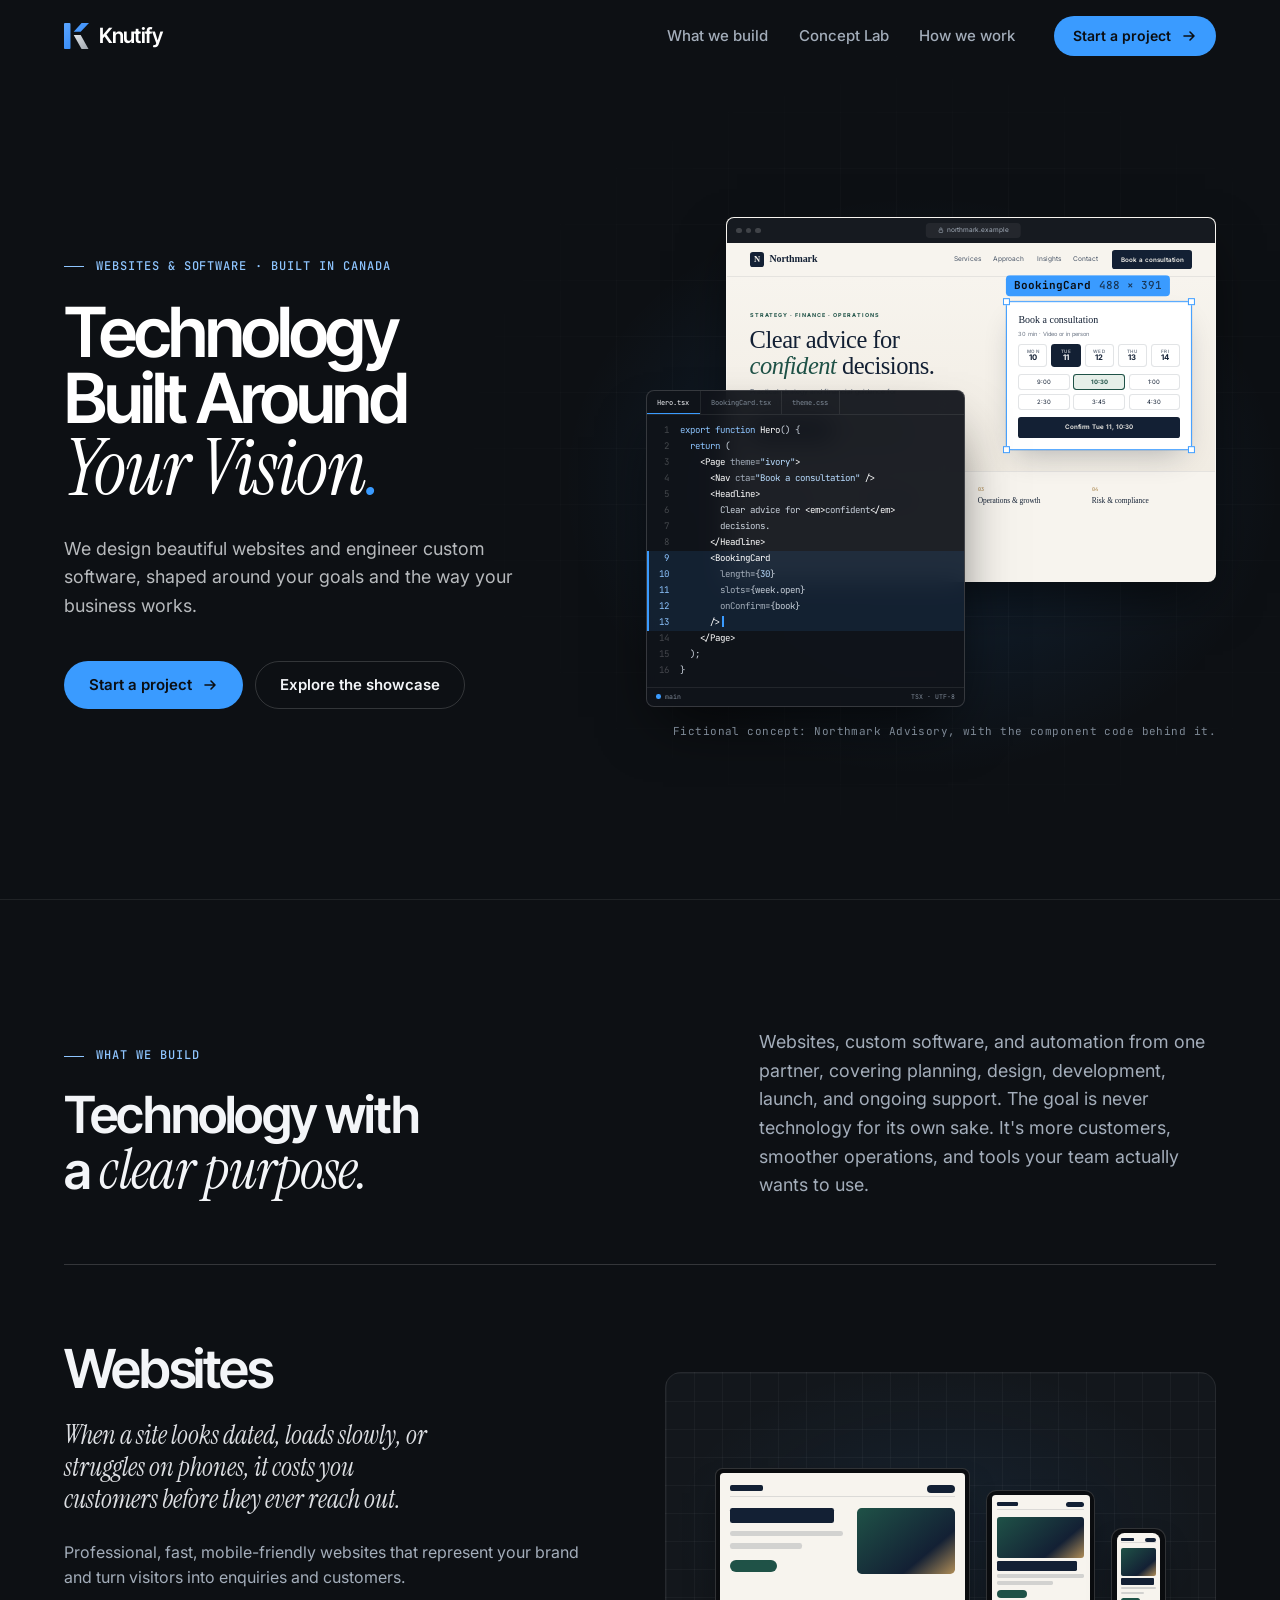
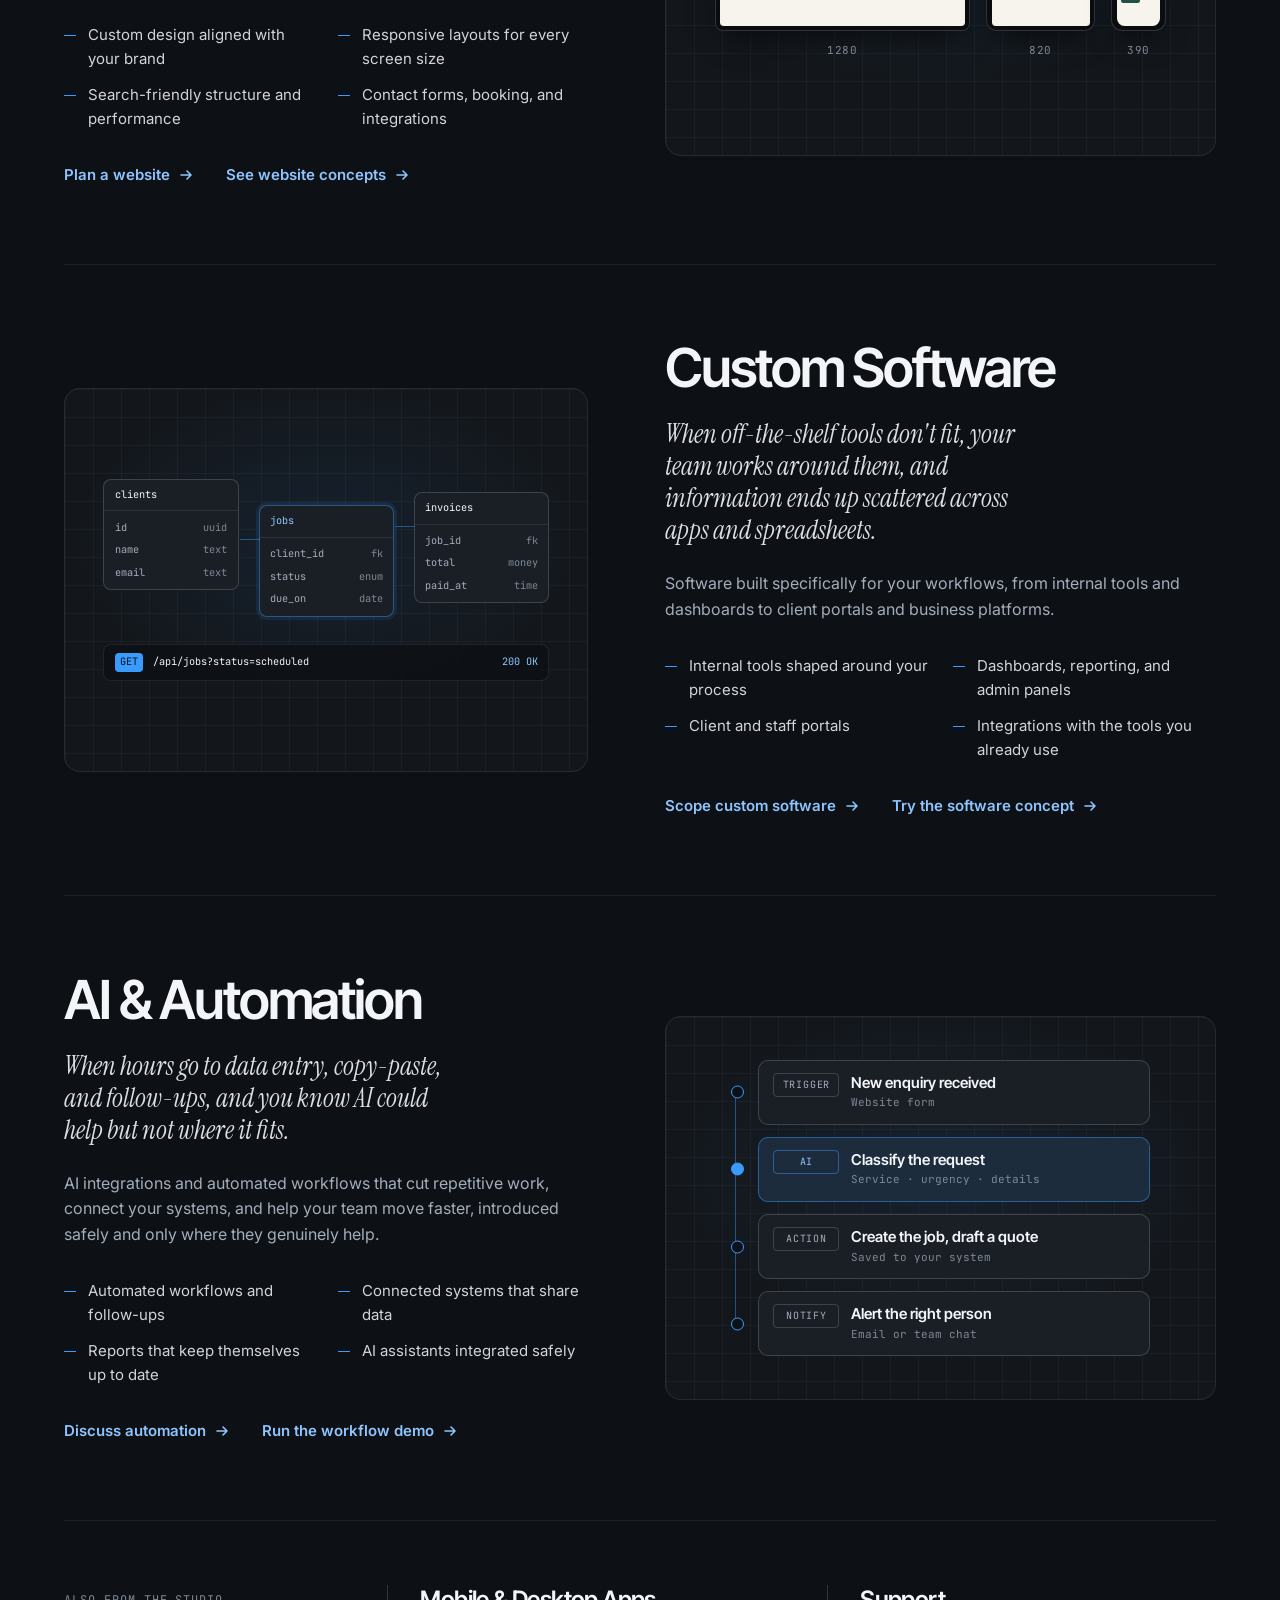
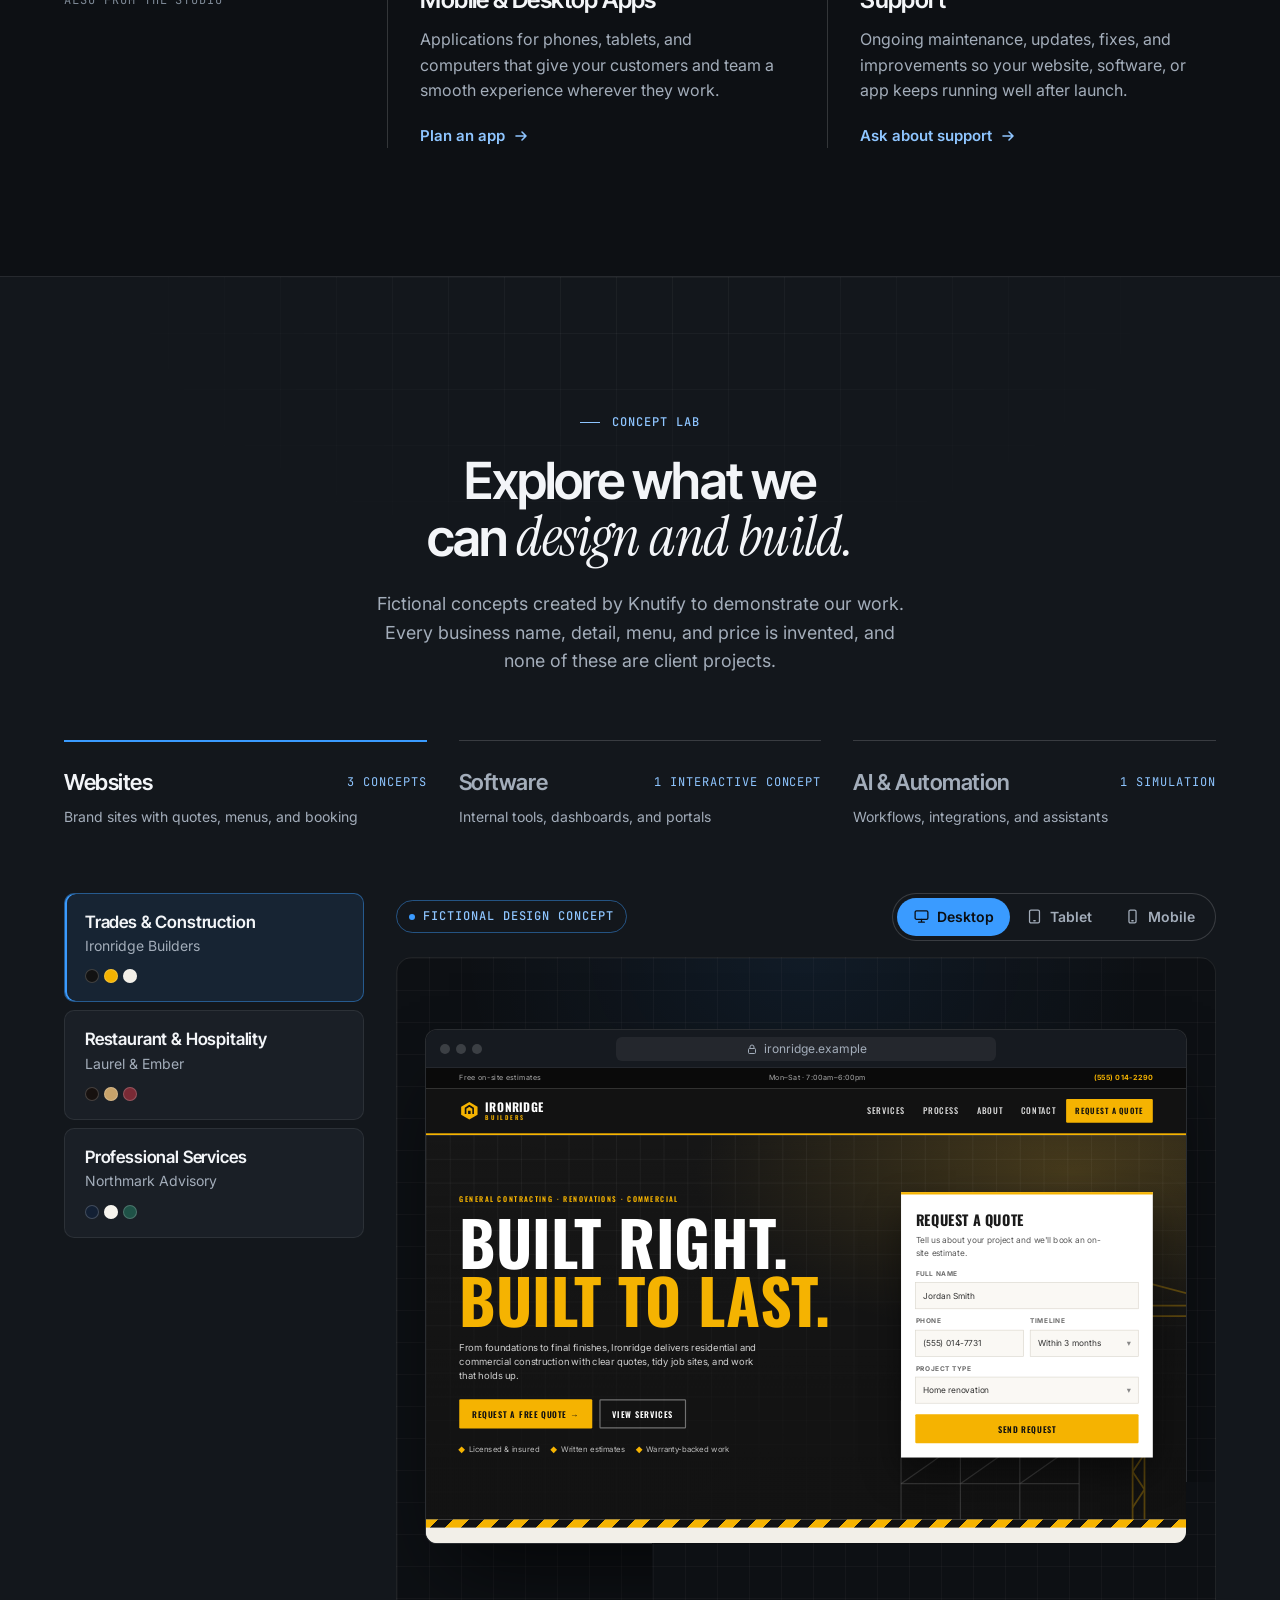
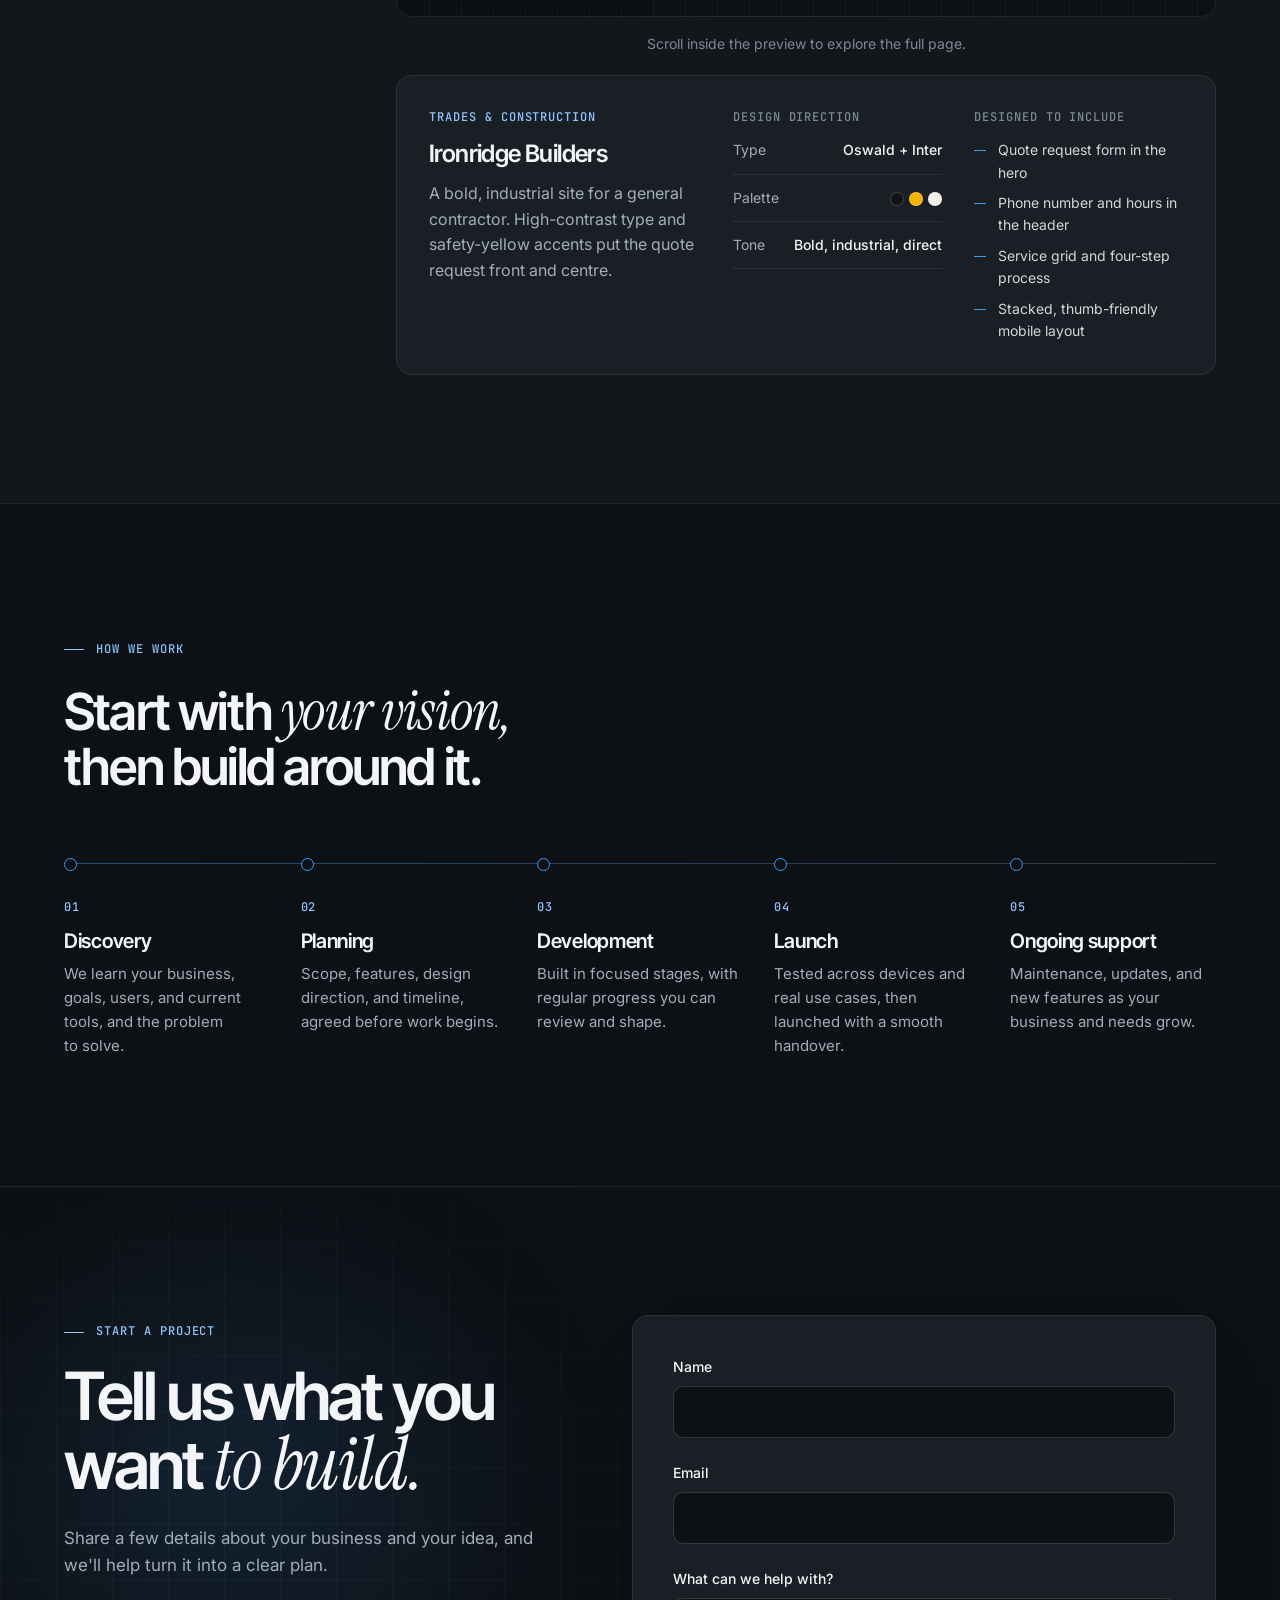
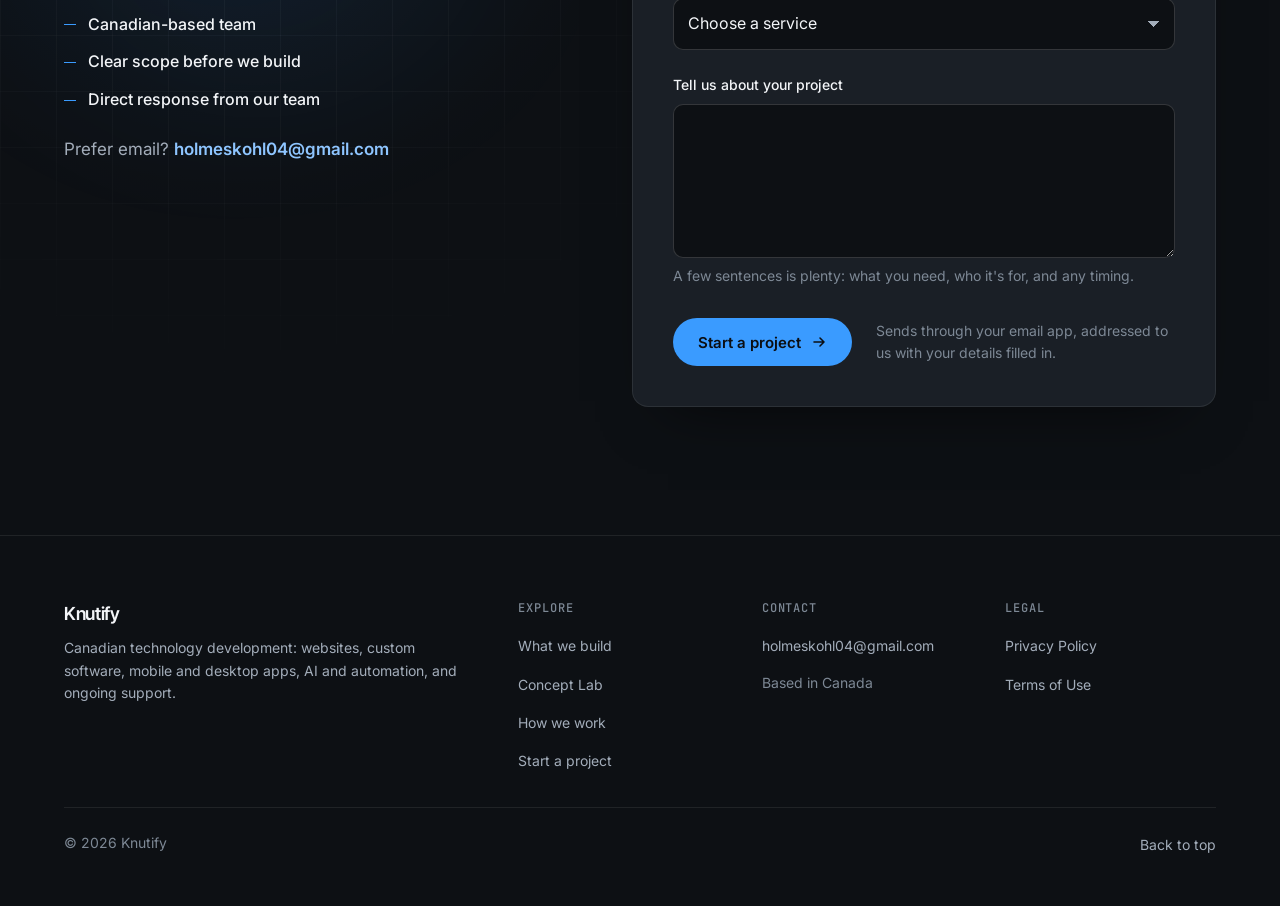
<file: index.html>
<!doctype html>
<html lang="en">
  <head>
    <meta charset="utf-8">
    <meta name="viewport" content="width=device-width, initial-scale=1">
    <title>Knutify | Websites, Custom Software &amp; Technology Development</title>
    <meta
      name="description"
      content="Knutify is a Canadian technology company building tailored websites, custom software, mobile and desktop apps, AI and automation, with ongoing support."
    >
    <meta name="theme-color" content="#0d1014">
    <link rel="canonical" href="https://knutify.ca/">
    <link rel="icon" href="assets/knutify-mark.svg" type="image/svg+xml">
    <link rel="icon" href="assets/favicon-32.png" type="image/png" sizes="32x32">
    <link rel="apple-touch-icon" href="assets/apple-touch-icon.png">
    <link rel="manifest" href="site.webmanifest">
    <meta property="og:site_name" content="Knutify">
    <meta property="og:locale" content="en_CA">
    <meta property="og:type" content="website">
    <meta property="og:url" content="https://knutify.ca/">
    <meta property="og:title" content="Knutify | Technology Built Around Your Vision">
    <meta property="og:description" content="Websites, custom software, and AI and automation from a Canadian technology studio, from planning and design through launch and ongoing support.">
    <meta property="og:image" content="https://knutify.ca/assets/og-image.png">
    <meta property="og:image:type" content="image/png">
    <meta property="og:image:width" content="1200">
    <meta property="og:image:height" content="630">
    <meta property="og:image:alt" content="Knutify: Technology Built Around Your Vision. Websites, custom software, and AI and automation. Built in Canada.">
    <meta name="twitter:card" content="summary_large_image">
    <meta name="twitter:title" content="Knutify | Technology Built Around Your Vision">
    <meta name="twitter:description" content="Websites, custom software, and AI and automation from a Canadian technology studio.">
    <meta name="twitter:image" content="https://knutify.ca/assets/og-image.png">
    <link rel="preconnect" href="https://fonts.googleapis.com">
    <link rel="preconnect" href="https://fonts.gstatic.com" crossorigin>
    <link href="https://fonts.googleapis.com/css2?family=Cormorant+Garamond:ital,wght@0,500;0,600;1,500&family=Instrument+Serif:ital@1&family=Inter+Tight:wght@500;600&family=Inter:wght@400..700&family=JetBrains+Mono:wght@500&family=Oswald:wght@500;600;700&display=swap" rel="stylesheet">
    <link rel="stylesheet" href="styles.css">
  </head>
  <body>
    <a class="skip-link" href="#top">Skip to content</a>
    <header class="site-header" data-header>
      <a class="brand" href="#top" aria-label="Knutify home">
        <img class="brand-mark" src="assets/knutify-mark-plain.svg" width="54" height="56" alt="" aria-hidden="true">
        <span class="brand-name">Knutify</span>
      </a>
      <button class="menu-button" type="button" aria-label="Menu" aria-expanded="false" aria-controls="site-nav" data-menu-button>
        <span></span>
        <span></span>
        <span></span>
      </button>
      <nav id="site-nav" class="site-nav" aria-label="Main" data-nav>
        <a href="#build">What we build</a>
        <a href="#showcase">Concept Lab</a>
        <a href="#process">How we work</a>
        <a class="button primary small nav-cta" href="#contact">Start a project</a>
      </nav>
    </header>

    <main id="top" tabindex="-1">
      <section class="hero" aria-labelledby="hero-title">
        <div class="hero-content">
          <p class="eyebrow">Websites &amp; software &middot; Built in Canada</p>
          <h1 id="hero-title">
            <span>Technology</span>
            <span>Built Around</span>
            <em>Your Vision<span class="hero-dot">.</span></em>
          </h1>
          <p class="hero-copy">
            We design beautiful websites and engineer custom software, shaped around your goals
            and the way your business works.
          </p>
          <div class="hero-actions">
            <a class="button primary" href="#contact">Start a project</a>
            <a class="button secondary" href="#showcase">Explore the showcase</a>
          </div>
        </div>

        <figure class="hero-figure">
          <div class="hero-visual" aria-hidden="true" data-hero-visual>
            <div class="hv-browser">
              <div class="hv-bar">
                <span class="hv-dots"><i></i><i></i><i></i></span>
                <span class="hv-url"><svg viewBox="0 0 24 24"><rect x="5" y="11" width="14" height="10" rx="2"/><path d="M8 11V7a4 4 0 0 1 8 0v4"/></svg>northmark.example</span>
              </div>
              <div class="hv-site">
                <div class="hv-nav" data-hv-target="nav">
                  <span class="hv-logo"><b>N</b>Northmark</span>
                  <span class="hv-links"><i>Services</i><i>Approach</i><i>Insights</i><i>Contact</i></span>
                  <span class="hv-nav-cta">Book a consultation</span>
                </div>
                <div class="hv-main">
                  <div class="hv-copy">
                    <span class="hv-kicker">Strategy &middot; Finance &middot; Operations</span>
                    <span class="hv-title" data-hv-target="headline">Clear advice for <em>confident</em> decisions.</span>
                    <span class="hv-lede">Practical strategy and financial guidance for growing businesses.</span>
                    <span class="hv-btns"><span class="hv-btn">Book a consultation</span><span class="hv-btn hv-btn-line">Explore services</span></span>
                  </div>
                  <div class="hv-card" data-hv-target="card">
                    <span class="hv-card-title">Book a consultation</span>
                    <span class="hv-card-sub">30 min &middot; Video or in person</span>
                    <span class="hv-days"><i><small>Mon</small>10</i><i class="is-on"><small>Tue</small>11</i><i><small>Wed</small>12</i><i><small>Thu</small>13</i><i><small>Fri</small>14</i></span>
                    <span class="hv-slots"><i>9:00</i><i class="is-on">10:30</i><i>1:00</i><i>2:30</i><i>3:45</i><i>4:30</i></span>
                    <span class="hv-confirm">Confirm Tue 11, 10:30</span>
                  </div>
                </div>
                <div class="hv-strip">
                  <span><b>01</b>Strategy &amp; planning</span>
                  <span><b>02</b>Financial advisory</span>
                  <span><b>03</b>Operations &amp; growth</span>
                  <span><b>04</b>Risk &amp; compliance</span>
                </div>
              </div>
            </div>

            <div class="hv-selection" data-hv-selection>
              <span class="hv-tag"><b data-hv-label>BookingCard</b><span data-hv-size></span></span>
              <i></i><i></i><i></i><i></i>
            </div>

            <div class="hv-editor">
              <div class="hv-tabs"><span class="is-active">Hero.tsx</span><span>BookingCard.tsx</span><span>theme.css</span></div>
              <div class="hv-code">
                <span class="hv-line hv-outer"><span class="hv-ln">1</span><code><span class="k">export function</span> <span class="c">Hero</span>() {</code></span>
                <span class="hv-line hv-outer"><span class="hv-ln">2</span><code>  <span class="k">return</span> (</code></span>
                <span class="hv-line"><span class="hv-ln">3</span><code>    <span class="c">&lt;Page</span> <span class="a">theme</span>=<span class="s">"ivory"</span><span class="c">&gt;</span></code></span>
                <span class="hv-block" data-hv-code="nav">
                  <span class="hv-line"><span class="hv-ln">4</span><code>      <span class="c">&lt;Nav</span> <span class="a">cta</span>=<span class="s">"Book a consultation"</span> <span class="c">/&gt;</span><i class="hv-caret"></i></code></span>
                </span>
                <span class="hv-block" data-hv-code="headline">
                  <span class="hv-line"><span class="hv-ln">5</span><code>      <span class="c">&lt;Headline&gt;</span></code></span>
                  <span class="hv-line"><span class="hv-ln">6</span><code>        Clear advice for <span class="c">&lt;em&gt;</span>confident<span class="c">&lt;/em&gt;</span></code></span>
                  <span class="hv-line"><span class="hv-ln">7</span><code>        decisions.</code></span>
                  <span class="hv-line"><span class="hv-ln">8</span><code>      <span class="c">&lt;/Headline&gt;</span><i class="hv-caret"></i></code></span>
                </span>
                <span class="hv-block" data-hv-code="card">
                  <span class="hv-line"><span class="hv-ln">9</span><code>      <span class="c">&lt;BookingCard</span></code></span>
                  <span class="hv-line"><span class="hv-ln">10</span><code>        <span class="a">length</span>={<span class="s">30</span>}</code></span>
                  <span class="hv-line"><span class="hv-ln">11</span><code>        <span class="a">slots</span>={week.open}</code></span>
                  <span class="hv-line"><span class="hv-ln">12</span><code>        <span class="a">onConfirm</span>={book}</code></span>
                  <span class="hv-line"><span class="hv-ln">13</span><code>      <span class="c">/&gt;</span><i class="hv-caret"></i></code></span>
                </span>
                <span class="hv-line"><span class="hv-ln">14</span><code>    <span class="c">&lt;/Page&gt;</span></code></span>
                <span class="hv-line hv-outer"><span class="hv-ln">15</span><code>  );</code></span>
                <span class="hv-line hv-outer"><span class="hv-ln">16</span><code>}</code></span>
              </div>
              <div class="hv-status"><span><i></i>main</span><span>TSX &middot; UTF-8</span></div>
            </div>
          </div>
          <figcaption class="hero-caption">Fictional concept: Northmark Advisory, with the component code behind it.</figcaption>
        </figure>
      </section>

      <section id="build" class="section build" aria-labelledby="build-title">
        <div class="section-heading split">
          <div>
            <p class="eyebrow">What we build</p>
            <h2 id="build-title">Technology with a <em>clear purpose.</em></h2>
          </div>
          <p class="section-lede">
            Websites, custom software, and automation from one partner, covering planning, design,
            development, launch, and ongoing support. The goal is never technology for its own sake.
            It's more customers, smoother operations, and tools your team actually wants to use.
          </p>
        </div>

        <div class="capabilities">
          <article class="capability" aria-labelledby="cap-websites">
            <div class="capability-copy">
              <h3 id="cap-websites">Websites</h3>
              <p class="capability-problem">When a site looks dated, loads slowly, or struggles on phones, it costs you customers before they ever reach out.</p>
              <p>Professional, fast, mobile-friendly websites that represent your brand and turn visitors into enquiries and customers.</p>
              <ul class="capability-list">
                <li>Custom design aligned with your brand</li>
                <li>Responsive layouts for every screen size</li>
                <li>Search-friendly structure and performance</li>
                <li>Contact forms, booking, and integrations</li>
              </ul>
              <div class="capability-links">
                <a class="link" href="#contact">Plan a website</a>
                <a class="link" href="#showcase" data-lab-open="websites">See website concepts</a>
              </div>
            </div>
            <div class="capability-art art-web" aria-hidden="true">
              <div class="aw-devices">
                <div class="aw-device aw-desktop">
                  <div class="aw-shell">
                    <div class="aw-screen"><span class="aw-nav"></span><span class="aw-head"></span><span class="aw-line"></span><span class="aw-short"></span><span class="aw-cta"></span><span class="aw-media"></span></div>
                  </div>
                  <span class="aw-size">1280</span>
                </div>
                <div class="aw-device aw-tablet">
                  <div class="aw-shell">
                    <div class="aw-screen"><span class="aw-nav"></span><span class="aw-head"></span><span class="aw-line"></span><span class="aw-short"></span><span class="aw-cta"></span><span class="aw-media"></span></div>
                  </div>
                  <span class="aw-size">820</span>
                </div>
                <div class="aw-device aw-phone">
                  <div class="aw-shell">
                    <div class="aw-screen"><span class="aw-nav"></span><span class="aw-head"></span><span class="aw-line"></span><span class="aw-short"></span><span class="aw-cta"></span><span class="aw-media"></span></div>
                  </div>
                  <span class="aw-size">390</span>
                </div>
              </div>
            </div>
          </article>

          <article class="capability" aria-labelledby="cap-software">
            <div class="capability-copy">
              <h3 id="cap-software">Custom Software</h3>
              <p class="capability-problem">When off-the-shelf tools don't fit, your team works around them, and information ends up scattered across apps and spreadsheets.</p>
              <p>Software built specifically for your workflows, from internal tools and dashboards to client portals and business platforms.</p>
              <ul class="capability-list">
                <li>Internal tools shaped around your process</li>
                <li>Dashboards, reporting, and admin panels</li>
                <li>Client and staff portals</li>
                <li>Integrations with the tools you already use</li>
              </ul>
              <div class="capability-links">
                <a class="link" href="#contact">Scope custom software</a>
                <a class="link" href="#showcase" data-lab-open="software">Try the software concept</a>
              </div>
            </div>
            <div class="capability-art art-soft" aria-hidden="true">
              <div class="as-inner">
                <div class="as-schema">
                  <div class="as-table">
                    <p class="as-name">clients</p>
                    <ul><li><span>id</span><em>uuid</em></li><li><span>name</span><em>text</em></li><li><span>email</span><em>text</em></li></ul>
                  </div>
                  <div class="as-table is-focus">
                    <p class="as-name">jobs</p>
                    <ul><li><span>client_id</span><em>fk</em></li><li><span>status</span><em>enum</em></li><li><span>due_on</span><em>date</em></li></ul>
                  </div>
                  <div class="as-table">
                    <p class="as-name">invoices</p>
                    <ul><li><span>job_id</span><em>fk</em></li><li><span>total</span><em>money</em></li><li><span>paid_at</span><em>time</em></li></ul>
                  </div>
                </div>
                <div class="as-request"><span class="as-method">GET</span><code>/api/jobs?status=scheduled</code><span class="as-status">200 OK</span></div>
              </div>
            </div>
          </article>

          <article class="capability" aria-labelledby="cap-ai">
            <div class="capability-copy">
              <h3 id="cap-ai">AI &amp; Automation</h3>
              <p class="capability-problem">When hours go to data entry, copy-paste, and follow-ups, and you know AI could help but not where it fits.</p>
              <p>AI integrations and automated workflows that cut repetitive work, connect your systems, and help your team move faster, introduced safely and only where they genuinely help.</p>
              <ul class="capability-list">
                <li>Automated workflows and follow-ups</li>
                <li>Connected systems that share data</li>
                <li>Reports that keep themselves up to date</li>
                <li>AI assistants integrated safely</li>
              </ul>
              <div class="capability-links">
                <a class="link" href="#contact">Discuss automation</a>
                <a class="link" href="#showcase" data-lab-open="ai">Run the workflow demo</a>
              </div>
            </div>
            <div class="capability-art art-ai" aria-hidden="true">
              <div class="aa-flow-wrap">
                <ol class="aa-flow">
                  <li><span class="aa-tag">Trigger</span><b>New enquiry received</b><em>Website form</em></li>
                  <li class="is-ai"><span class="aa-tag">AI</span><b>Classify the request</b><em>Service &middot; urgency &middot; details</em></li>
                  <li><span class="aa-tag">Action</span><b>Create the job, draft a quote</b><em>Saved to your system</em></li>
                  <li><span class="aa-tag">Notify</span><b>Alert the right person</b><em>Email or team chat</em></li>
                </ol>
                <span class="aa-pulse"></span>
              </div>
            </div>
          </article>
        </div>

        <div class="capability-secondary">
          <p class="capability-secondary-label">Also from the studio</p>
          <article class="capability-minor">
            <h3>Mobile &amp; Desktop Apps</h3>
            <p>Applications for phones, tablets, and computers that give your customers and team a smooth experience wherever they work.</p>
            <a class="link" href="#contact">Plan an app</a>
          </article>
          <article class="capability-minor">
            <h3>Support</h3>
            <p>Ongoing maintenance, updates, fixes, and improvements so your website, software, or app keeps running well after launch.</p>
            <a class="link" href="#contact">Ask about support</a>
          </article>
        </div>
      </section>

      <section id="showcase" class="section showcase" data-showcase aria-labelledby="lab-title">
        <div class="section-heading centered">
          <p class="eyebrow">Concept Lab</p>
          <h2 id="lab-title">Explore what we can <em>design and build.</em></h2>
          <p class="section-lede">
            Fictional concepts created by Knutify to demonstrate our work. Every business name, detail,
            menu, and price is invented, and none of these are client projects.
          </p>
        </div>

        <div class="lab-categories">
          <div class="lab-tabs" role="tablist" aria-label="Concept Lab categories" data-lab-tabs>
            <button class="lab-category" type="button" role="tab" id="lab-tab-websites" aria-selected="true" aria-controls="lab-panel-websites">
              <span class="lab-category-head"><span class="lab-category-name">Websites</span><span class="lab-category-status">3 concepts</span></span>
              <span class="lab-category-desc">Brand sites with quotes, menus, and booking</span>
            </button>
            <button class="lab-category" type="button" role="tab" id="lab-tab-software" aria-selected="false" aria-controls="lab-panel-software" tabindex="-1">
              <span class="lab-category-head"><span class="lab-category-name">Software</span><span class="lab-category-status">1 interactive concept</span></span>
              <span class="lab-category-desc">Internal tools, dashboards, and portals</span>
            </button>
            <button class="lab-category" type="button" role="tab" id="lab-tab-ai" aria-selected="false" aria-controls="lab-panel-ai" tabindex="-1">
              <span class="lab-category-head"><span class="lab-category-name">AI &amp; Automation</span><span class="lab-category-status">1 simulation</span></span>
              <span class="lab-category-desc">Workflows, integrations, and assistants</span>
            </button>
          </div>
        </div>

        <div class="lab-panel" id="lab-panel-websites" role="tabpanel" aria-labelledby="lab-tab-websites">
          <div class="showcase-shell">
            <div class="showcase-side">
              <div class="concept-tabs" role="tablist" aria-label="Website design concepts" data-concept-tabs>
                <button class="concept-tab" type="button" role="tab" id="concept-tab-trades" aria-selected="true" aria-controls="showcase-panel" data-concept="trades">
                  <span class="concept-tab-text">
                    <span class="concept-tab-name">Trades &amp; Construction</span>
                    <span class="concept-tab-brand">Ironridge Builders</span>
                  </span>
                  <span class="concept-swatches" aria-hidden="true"><i style="--swatch: #121212"></i><i style="--swatch: #f5b301"></i><i style="--swatch: #f2efe8"></i></span>
                </button>
                <button class="concept-tab" type="button" role="tab" id="concept-tab-restaurant" aria-selected="false" aria-controls="showcase-panel" tabindex="-1" data-concept="restaurant">
                  <span class="concept-tab-text">
                    <span class="concept-tab-name">Restaurant &amp; Hospitality</span>
                    <span class="concept-tab-brand">Laurel &amp; Ember</span>
                  </span>
                  <span class="concept-swatches" aria-hidden="true"><i style="--swatch: #17110f"></i><i style="--swatch: #c8a36a"></i><i style="--swatch: #7a2a35"></i></span>
                </button>
                <button class="concept-tab" type="button" role="tab" id="concept-tab-professional" aria-selected="false" aria-controls="showcase-panel" tabindex="-1" data-concept="professional">
                  <span class="concept-tab-text">
                    <span class="concept-tab-name">Professional Services</span>
                    <span class="concept-tab-brand">Northmark Advisory</span>
                  </span>
                  <span class="concept-swatches" aria-hidden="true"><i style="--swatch: #132034"></i><i style="--swatch: #f7f4ee"></i><i style="--swatch: #1f5247"></i></span>
                </button>
              </div>
            </div>

            <div class="showcase-panel" id="showcase-panel" role="tabpanel" aria-labelledby="concept-tab-trades">
              <div class="showcase-toolbar">
                <p class="concept-badge"><span aria-hidden="true"></span>Fictional design concept</p>
                <div class="device-toggle" role="group" aria-label="Preview size" data-device-toggle>
                  <button class="device-button" type="button" aria-pressed="true" data-device="desktop">
                    <svg viewBox="0 0 24 24" aria-hidden="true"><rect x="3" y="4" width="18" height="12" rx="2"/><path d="M8 20h8M12 16v4"/></svg>
                    <span>Desktop</span>
                  </button>
                  <button class="device-button" type="button" aria-pressed="false" data-device="tablet">
                    <svg viewBox="0 0 24 24" aria-hidden="true"><rect x="5" y="3" width="14" height="18" rx="2"/><path d="M11 18h2"/></svg>
                    <span>Tablet</span>
                  </button>
                  <button class="device-button" type="button" aria-pressed="false" data-device="mobile">
                    <svg viewBox="0 0 24 24" aria-hidden="true"><rect x="7" y="3" width="10" height="18" rx="2"/><path d="M11 18h2"/></svg>
                    <span>Mobile</span>
                  </button>
                </div>
              </div>

              <div class="showcase-stage" data-stage>
                <div class="device" data-device-frame data-device="desktop">
                  <div class="device-bar">
                    <span class="device-dots" aria-hidden="true"><i></i><i></i><i></i></span>
                    <span class="device-url">
                      <svg viewBox="0 0 24 24" aria-hidden="true"><rect x="5" y="11" width="14" height="10" rx="2"/><path d="M8 11V8a4 4 0 0 1 8 0v3"/></svg>
                      <span data-device-url>ironridge.example</span>
                    </span>
                  </div>
                  <div class="device-screen" data-device-screen>
                    <div class="site-viewport" tabindex="0" role="region" aria-label="Scrollable preview of the Ironridge Builders concept" data-site-viewport>

                      <div class="mock mock-trades" data-concept-site="trades" aria-hidden="true">
                        <div class="tr-topbar">
                          <span>Free on-site estimates</span>
                          <span>Mon&ndash;Sat &middot; 7:00am&ndash;6:00pm</span>
                          <span class="tr-phone">(555) 014-2290</span>
                        </div>
                        <div class="tr-nav">
                          <div class="tr-logo">
                            <svg viewBox="0 0 32 32"><path d="M16 2 29 9.5v13L16 30 3 22.5v-13z" fill="#f5b301"/><path d="M10 21v-9l6-4 6 4v9" fill="none" stroke="#111" stroke-width="2.6" stroke-linejoin="round"/><path d="M14 21v-5h4v5z" fill="#111"/></svg>
                            <span>Ironridge<b>Builders</b></span>
                          </div>
                          <div class="tr-links"><span>Services</span><span>Process</span><span>About</span><span>Contact</span></div>
                          <span class="tr-btn tr-btn-solid tr-nav-cta">Request a quote</span>
                          <span class="mock-burger"><i></i><i></i><i></i></span>
                        </div>
                        <div class="tr-hero">
                          <svg class="tr-hero-art" viewBox="0 0 600 420" fill="none">
                            <g stroke="#f5b301" stroke-width="3">
                              <path d="M430 420V60M450 420V60"/>
                              <path d="M430 100l20 30M450 130l-20 30M430 160l20 30M450 190l-20 30M430 220l20 30M450 250l-20 30M430 280l20 30M450 310l-20 30M430 340l20 30M450 370l-20 30"/>
                              <path d="M300 60h300M300 78h300M440 18 300 60M440 18l160 42"/>
                              <path d="M340 78v120" stroke-width="2"/>
                              <path d="M328 198h24v16h-24z"/>
                            </g>
                            <g stroke="#ffffff" stroke-opacity="0.5" stroke-width="2">
                              <path d="M40 420V220M140 420V220M240 420V220M340 420V260"/>
                              <path d="M40 220h200M40 290h300M40 360h300M240 260h100"/>
                              <path d="M40 290l100-70M140 290l100-70M40 360l100-70M140 360l100-70M240 360l100-70"/>
                            </g>
                          </svg>
                          <div class="tr-hero-copy">
                            <p class="tr-kicker">General contracting &middot; Renovations &middot; Commercial</p>
                            <div class="tr-title">Built right.<br><em>Built to last.</em></div>
                            <p class="tr-lede">From foundations to final finishes, Ironridge delivers residential and commercial construction with clear quotes, tidy job sites, and work that holds up.</p>
                            <div class="tr-actions">
                              <span class="tr-btn tr-btn-solid">Request a free quote &rarr;</span>
                              <span class="tr-btn tr-btn-ghost">View services</span>
                            </div>
                            <div class="tr-badges"><span>Licensed &amp; insured</span><span>Written estimates</span><span>Warranty-backed work</span></div>
                          </div>
                          <div class="tr-quote">
                            <div class="tr-quote-title">Request a quote</div>
                            <p>Tell us about your project and we'll book an on-site estimate.</p>
                            <div class="tr-field"><small>Full name</small><span>Jordan Smith</span></div>
                            <div class="tr-row">
                              <div class="tr-field"><small>Phone</small><span>(555) 014-7731</span></div>
                              <div class="tr-field"><small>Timeline</small><span class="is-select">Within 3 months</span></div>
                            </div>
                            <div class="tr-field"><small>Project type</small><span class="is-select">Home renovation</span></div>
                            <span class="tr-btn tr-btn-solid tr-btn-block">Send request</span>
                          </div>
                        </div>
                        <div class="tr-stripe"></div>
                        <div class="tr-section">
                          <div class="tr-section-head">
                            <div>
                              <p class="tr-kicker">What we do</p>
                              <div class="tr-h2">Construction services</div>
                            </div>
                            <p>One accountable team from planning and permits to the final walkthrough.</p>
                          </div>
                          <div class="tr-services">
                            <div class="tr-service">
                              <span class="tr-icon"><svg viewBox="0 0 24 24"><path d="M3 11l9-7 9 7M5 10v10h14V10M10 20v-6h4v6"/></svg></span>
                              <div class="tr-service-title">Residential renovations</div>
                              <p>Kitchens, basements, additions, and full-home updates.</p>
                              <span class="tr-more">Learn more</span>
                            </div>
                            <div class="tr-service">
                              <span class="tr-icon"><svg viewBox="0 0 24 24"><rect x="4" y="3" width="16" height="18" rx="1"/><path d="M8 7h2M14 7h2M8 11h2M14 11h2M8 15h2M14 15h2"/></svg></span>
                              <div class="tr-service-title">Commercial builds</div>
                              <p>Tenant improvements, retail fit-outs, and light commercial.</p>
                              <span class="tr-more">Learn more</span>
                            </div>
                            <div class="tr-service">
                              <span class="tr-icon"><svg viewBox="0 0 24 24"><path d="M12 3l9 5-9 5-9-5 9-5zM3 13l9 5 9-5"/></svg></span>
                              <div class="tr-service-title">Concrete &amp; foundations</div>
                              <p>Footings, slabs, driveways, and structural repairs.</p>
                              <span class="tr-more">Learn more</span>
                            </div>
                            <div class="tr-service">
                              <span class="tr-icon"><svg viewBox="0 0 24 24"><path d="M2 12 12 4l10 8M6 10v10h12V10"/><path d="M9 14h6"/></svg></span>
                              <div class="tr-service-title">Roofing &amp; exteriors</div>
                              <p>Roofing, siding, windows, decks, and weatherproofing.</p>
                              <span class="tr-more">Learn more</span>
                            </div>
                          </div>
                        </div>
                        <div class="tr-process">
                          <div class="tr-section-head">
                            <div>
                              <p class="tr-kicker">How it works</p>
                              <div class="tr-h2">From quote to keys</div>
                            </div>
                          </div>
                          <div class="tr-steps">
                            <div class="tr-step"><span>01</span><div class="tr-step-title">Consult</div><p>We visit the site and learn what you need.</p></div>
                            <div class="tr-step"><span>02</span><div class="tr-step-title">Estimate</div><p>A clear, written quote with no surprises.</p></div>
                            <div class="tr-step"><span>03</span><div class="tr-step-title">Build</div><p>Scheduled work with regular updates.</p></div>
                            <div class="tr-step"><span>04</span><div class="tr-step-title">Walkthrough</div><p>We review every detail with you before sign-off.</p></div>
                          </div>
                        </div>
                        <div class="tr-cta">
                          <div>
                            <div class="tr-cta-title">Ready to start your project?</div>
                            <p>Book a free on-site estimate with our team.</p>
                          </div>
                          <span class="tr-btn tr-btn-dark">Request a quote &rarr;</span>
                        </div>
                        <div class="mock-footer tr-footer"><span>&copy; Ironridge Builders</span><span>Fictional design concept by Knutify</span></div>
                      </div>

                      <div class="mock mock-rest" data-concept-site="restaurant" aria-hidden="true" hidden>
                        <div class="rs-nav">
                          <div class="rs-links rs-links-left"><span>Menu</span><span>Wine</span><span>Private dining</span></div>
                          <div class="rs-logo">Laurel <i>&amp;</i> Ember<small>Kitchen &middot; Wine bar</small></div>
                          <div class="rs-links rs-links-right"><span class="rs-visit-link">Visit</span><span class="rs-btn rs-btn-outline">Reserve</span></div>
                          <span class="mock-burger"><i></i><i></i><i></i></span>
                        </div>
                        <div class="rs-hero">
                          <div class="rs-hero-copy">
                            <p class="rs-eyebrow">Seasonal &middot; Wood-fired &middot; Local</p>
                            <div class="rs-title">Seasonal cooking,<br><em>wood-fired warmth.</em></div>
                            <p class="rs-lede">An intimate dining room serving a changing menu of local produce, open-fire cooking, and a thoughtful list of natural wines.</p>
                            <div class="rs-actions">
                              <span class="rs-btn rs-btn-solid">Reserve a table</span>
                              <span class="rs-btn rs-btn-text">View the menu &rarr;</span>
                            </div>
                          </div>
                          <div class="rs-hero-art">
                            <svg class="rs-plate" viewBox="0 0 400 400">
                              <circle cx="200" cy="200" r="168" fill="#efe4d3"/>
                              <circle cx="200" cy="200" r="168" fill="none" stroke="#000" stroke-opacity="0.08" stroke-width="2"/>
                              <circle cx="200" cy="200" r="126" fill="#f6eee2"/>
                              <circle cx="200" cy="200" r="126" fill="none" stroke="#c8a36a" stroke-opacity="0.55" stroke-width="1.5"/>
                              <path d="M112 238c40-30 120-40 190-10" fill="none" stroke="#8a3a2a" stroke-width="18" stroke-linecap="round" opacity="0.75"/>
                              <path d="M128 196c20-34 120-46 152-16 12 11 10 28-6 36-40 20-120 22-142 6-10-7-10-16-4-26z" fill="#e58f6a"/>
                              <path d="M160 186c10 10 12 22 8 32M190 180c10 12 12 26 8 38M220 178c10 12 12 26 8 38M250 182c8 10 10 22 6 32" fill="none" stroke="#f4b896" stroke-width="4" stroke-linecap="round"/>
                              <g fill="#5c7a3a">
                                <ellipse cx="270" cy="150" rx="16" ry="6" transform="rotate(-30 270 150)"/>
                                <ellipse cx="290" cy="166" rx="14" ry="5" transform="rotate(20 290 166)"/>
                                <ellipse cx="254" cy="166" rx="12" ry="5" transform="rotate(60 254 166)"/>
                              </g>
                              <g fill="#6f7d3a"><circle cx="150" cy="252" r="5"/><circle cx="168" cy="260" r="4"/><circle cx="236" cy="254" r="5"/><circle cx="252" cy="246" r="4"/></g>
                              <circle cx="302" cy="232" r="18" fill="#f2d46b"/>
                              <circle cx="302" cy="232" r="13" fill="none" stroke="#f8e7a5" stroke-width="2"/>
                            </svg>
                            <span class="rs-caption"><b>Tonight</b>Wood-fired trout, brown butter &amp; capers</span>
                          </div>
                        </div>
                        <div class="rs-reserve">
                          <div class="rs-field rs-field-date"><small>Date</small><span>Fri, Nov 14</span></div>
                          <div class="rs-field"><small>Time</small><span>7:30 PM</span></div>
                          <div class="rs-field"><small>Guests</small><span>2 guests</span></div>
                          <span class="rs-btn rs-btn-solid rs-find">Find a table</span>
                        </div>
                        <div class="rs-menu">
                          <div class="rs-menu-head">
                            <p class="rs-eyebrow rs-eyebrow-center">The menu</p>
                            <div class="rs-h2">Tonight's dinner</div>
                            <div class="rs-tabs"><span class="is-active">Dinner</span><span>Wine</span><span>Dessert</span></div>
                          </div>
                          <div class="rs-menu-grid">
                            <div>
                              <div class="rs-col-title">To start</div>
                              <div class="rs-item"><div class="rs-item-top"><span class="rs-item-name">Charred leeks</span><span class="rs-dots"></span><span class="rs-price">16</span></div><p>Hazelnut romesco, smoked salt, chive oil</p></div>
                              <div class="rs-item"><div class="rs-item-top"><span class="rs-item-name">Beet tartare</span><span class="rs-dots"></span><span class="rs-price">18</span></div><p>Horseradish cream, rye crisp, dill</p></div>
                              <div class="rs-item"><div class="rs-item-top"><span class="rs-item-name">Wood-fired bread</span><span class="rs-dots"></span><span class="rs-price">9</span></div><p>Cultured butter, flaky salt</p></div>
                            </div>
                            <div>
                              <div class="rs-col-title">Mains</div>
                              <div class="rs-item"><div class="rs-item-top"><span class="rs-item-name">Wood-fired trout</span><span class="rs-dots"></span><span class="rs-price">34</span></div><p>Brown butter, capers, charred lemon</p></div>
                              <div class="rs-item"><div class="rs-item-top"><span class="rs-item-name">Braised short rib</span><span class="rs-dots"></span><span class="rs-price">42</span></div><p>Parsnip pur&eacute;e, red wine jus, gremolata</p></div>
                              <div class="rs-item"><div class="rs-item-top"><span class="rs-item-name">Wild mushroom risotto</span><span class="rs-dots"></span><span class="rs-price">28</span></div><p>Aged parmesan, thyme, truffle oil</p></div>
                            </div>
                          </div>
                        </div>
                        <div class="rs-visit">
                          <div class="rs-visit-col"><div class="rs-visit-title">Hours</div><p>Tuesday&ndash;Sunday<br>5:00pm&ndash;11:00pm</p></div>
                          <div class="rs-visit-col"><div class="rs-visit-title">Find us</div><p>123 Example Street<br>Reservations recommended</p></div>
                          <div class="rs-visit-col"><div class="rs-visit-title">Private dining</div><p>Gatherings and celebrations in our cellar room.</p></div>
                        </div>
                        <div class="mock-footer rs-footer"><span>&copy; Laurel &amp; Ember</span><span>Fictional design concept by Knutify</span></div>
                      </div>

                      <div class="mock mock-pro" data-concept-site="professional" aria-hidden="true" hidden>
                        <div class="pr-nav">
                          <div class="pr-logo">
                            <svg viewBox="0 0 32 32"><rect width="32" height="32" rx="6" fill="#132034"/><path d="M10 23V9l12 14V9" fill="none" stroke="#f7f4ee" stroke-width="2.4" stroke-linejoin="round"/><circle cx="25" cy="7" r="2.5" fill="#b08d57"/></svg>
                            <span>Northmark<small>Advisory</small></span>
                          </div>
                          <div class="pr-links"><span>Services</span><span>Approach</span><span>Insights</span><span>Contact</span></div>
                          <span class="pr-btn pr-btn-solid pr-nav-cta">Book a consultation</span>
                          <span class="mock-burger"><i></i><i></i><i></i></span>
                        </div>
                        <div class="pr-hero">
                          <div class="pr-hero-copy">
                            <p class="pr-eyebrow">Strategy &middot; Finance &middot; Operations</p>
                            <div class="pr-title">Clear advice for <em>confident</em> decisions.</div>
                            <p class="pr-lede">Northmark helps growing businesses plan, invest, and operate with clarity, through practical strategy and financial guidance.</p>
                            <div class="pr-actions">
                              <span class="pr-btn pr-btn-solid">Book a consultation</span>
                              <span class="pr-btn pr-btn-line">Explore services</span>
                            </div>
                            <p class="pr-note">Complimentary 30-minute first consultation</p>
                          </div>
                          <div class="pr-hero-visual">
                            <div class="pr-book">
                              <div class="pr-book-head">
                                <div>
                                  <div class="pr-book-title">Book a consultation</div>
                                  <small>30 min &middot; Video or in person</small>
                                </div>
                                <span class="pr-book-icon"><svg viewBox="0 0 24 24"><rect x="3" y="5" width="18" height="16" rx="2"/><path d="M3 10h18M8 3v4M16 3v4"/></svg></span>
                              </div>
                              <div class="pr-days">
                                <span>Mon<b>10</b></span><span class="is-active">Tue<b>11</b></span><span>Wed<b>12</b></span><span>Thu<b>13</b></span><span>Fri<b>14</b></span>
                              </div>
                              <div class="pr-slots">
                                <span>9:00</span><span class="is-active">10:30</span><span>1:00</span><span>2:30</span><span>3:45</span><span>4:30</span>
                              </div>
                              <span class="pr-btn pr-btn-solid pr-btn-block">Confirm Tue 11, 10:30</span>
                            </div>
                          </div>
                        </div>
                        <div class="pr-section">
                          <div class="pr-head">
                            <div>
                              <p class="pr-eyebrow">How we help</p>
                              <div class="pr-h2">Advisory services</div>
                            </div>
                            <p>Focused engagements designed around where your business is today and where you want it to go.</p>
                          </div>
                          <div class="pr-services">
                            <div class="pr-service"><span class="pr-num">01</span><div><div class="pr-service-title">Strategy &amp; planning</div><p>Clarify priorities and build a plan your team can act on.</p></div><span class="pr-arrow">&rarr;</span></div>
                            <div class="pr-service"><span class="pr-num">02</span><div><div class="pr-service-title">Financial advisory</div><p>Budgeting, forecasting, and guidance for major decisions.</p></div><span class="pr-arrow">&rarr;</span></div>
                            <div class="pr-service"><span class="pr-num">03</span><div><div class="pr-service-title">Operations &amp; growth</div><p>Streamline how work gets done as your business scales.</p></div><span class="pr-arrow">&rarr;</span></div>
                            <div class="pr-service"><span class="pr-num">04</span><div><div class="pr-service-title">Risk &amp; compliance</div><p>Practical frameworks that protect the business.</p></div><span class="pr-arrow">&rarr;</span></div>
                          </div>
                        </div>
                        <div class="pr-section pr-approach-wrap">
                          <div class="pr-head">
                            <div>
                              <p class="pr-eyebrow">Our approach</p>
                              <div class="pr-h2">Simple, structured, accountable.</div>
                            </div>
                          </div>
                          <div class="pr-approach">
                            <div class="pr-card"><div class="pr-card-title">Understand</div><p>We start by listening to your goals, constraints, and context.</p></div>
                            <div class="pr-card"><div class="pr-card-title">Advise</div><p>Clear recommendations, explained in plain language.</p></div>
                            <div class="pr-card"><div class="pr-card-title">Implement</div><p>We stay involved to help turn the plan into results.</p></div>
                          </div>
                        </div>
                        <div class="pr-cta">
                          <div>
                            <div class="pr-cta-title">Let's talk about what's next.</div>
                            <p>Book a complimentary consultation with an advisor.</p>
                          </div>
                          <span class="pr-btn pr-btn-light">Book a consultation</span>
                        </div>
                        <div class="mock-footer pr-footer"><span>&copy; Northmark Advisory</span><span>Fictional design concept by Knutify</span></div>
                      </div>

                    </div>
                  </div>
                </div>
              </div>
              <p class="stage-hint">Scroll inside the preview to explore the full page.</p>

              <div class="concept-info" data-concept-info="trades">
                <div class="concept-info-main">
                  <p class="concept-info-kicker">Trades &amp; Construction</p>
                  <h3>Ironridge Builders</h3>
                  <p>A bold, industrial site for a general contractor. High-contrast type and safety-yellow accents put the quote request front and centre.</p>
                </div>
                <div>
                  <p class="concept-info-label">Design direction</p>
                  <dl class="concept-meta">
                    <div><dt>Type</dt><dd>Oswald + Inter</dd></div>
                    <div><dt>Palette</dt><dd><span class="concept-swatches"><i style="--swatch: #121212"></i><i style="--swatch: #f5b301"></i><i style="--swatch: #f2efe8"></i></span><span class="visually-hidden">Black, safety yellow, and concrete grey</span></dd></div>
                    <div><dt>Tone</dt><dd>Bold, industrial, direct</dd></div>
                  </dl>
                </div>
                <div>
                  <p class="concept-info-label">Designed to include</p>
                  <ul class="concept-points">
                    <li>Quote request form in the hero</li>
                    <li>Phone number and hours in the header</li>
                    <li>Service grid and four-step process</li>
                    <li>Stacked, thumb-friendly mobile layout</li>
                  </ul>
                </div>
              </div>
              <div class="concept-info" data-concept-info="restaurant" hidden>
                <div class="concept-info-main">
                  <p class="concept-info-kicker">Restaurant &amp; Hospitality</p>
                  <h3>Laurel &amp; Ember</h3>
                  <p>An elegant site for an intimate kitchen and wine bar, with refined serif typography, warm candlelit tones, and reservations one tap away.</p>
                </div>
                <div>
                  <p class="concept-info-label">Design direction</p>
                  <dl class="concept-meta">
                    <div><dt>Type</dt><dd>Cormorant Garamond + Inter</dd></div>
                    <div><dt>Palette</dt><dd><span class="concept-swatches"><i style="--swatch: #17110f"></i><i style="--swatch: #c8a36a"></i><i style="--swatch: #7a2a35"></i><i style="--swatch: #f1e6d6"></i></span><span class="visually-hidden">Espresso, brass, wine, and cream</span></dd></div>
                    <div><dt>Tone</dt><dd>Warm, refined, inviting</dd></div>
                  </dl>
                </div>
                <div>
                  <p class="concept-info-label">Designed to include</p>
                  <ul class="concept-points">
                    <li>Reservation bar with date, time, and party size</li>
                    <li>Menu with sections and prices</li>
                    <li>Hours and location at a glance</li>
                    <li>Centred navigation that collapses on mobile</li>
                  </ul>
                </div>
              </div>
              <div class="concept-info" data-concept-info="professional" hidden>
                <div class="concept-info-main">
                  <p class="concept-info-kicker">Professional Services</p>
                  <h3>Northmark Advisory</h3>
                  <p>A clean, sophisticated site for an advisory firm, designed to build credibility and turn visitors into booked consultations.</p>
                </div>
                <div>
                  <p class="concept-info-label">Design direction</p>
                  <dl class="concept-meta">
                    <div><dt>Type</dt><dd>Classic serif + Inter</dd></div>
                    <div><dt>Palette</dt><dd><span class="concept-swatches"><i style="--swatch: #132034"></i><i style="--swatch: #f7f4ee"></i><i style="--swatch: #1f5247"></i><i style="--swatch: #b08d57"></i></span><span class="visually-hidden">Navy, ivory, forest green, and muted gold</span></dd></div>
                    <div><dt>Tone</dt><dd>Calm, credible, precise</dd></div>
                  </dl>
                </div>
                <div>
                  <p class="concept-info-label">Designed to include</p>
                  <ul class="concept-points">
                    <li>Consultation booking card in the hero</li>
                    <li>Clear overview of advisory services</li>
                    <li>Three-step approach section</li>
                    <li>Strong consultation call to action</li>
                  </ul>
                </div>
              </div>
            </div>
          </div>
        </div>

        <div class="lab-panel" id="lab-panel-software" role="tabpanel" aria-labelledby="lab-tab-software" hidden>
          <div class="ops-toolbar">
            <p class="concept-badge"><span aria-hidden="true"></span>Fictional interactive concept</p>
            <p class="ops-toolbar-note">Sample data only. Try changing a job's status; everything resets when you reload.</p>
          </div>

          <div class="ops-window">
            <div class="ops-window-bar" aria-hidden="true">
              <span class="device-dots"><i></i><i></i><i></i></span>
              <span class="device-url">
                <svg viewBox="0 0 24 24"><rect x="5" y="11" width="14" height="10" rx="2"/><path d="M8 11V8a4 4 0 0 1 8 0v3"/></svg>
                <span>ops.ironridge.example</span>
              </span>
            </div>

            <div class="ops" role="region" aria-label="Ironridge Operations, a fictional interactive app" data-ops>
              <div class="ops-side">
                <p class="ops-brand">
                  <span class="ops-brand-mark" aria-hidden="true">IR</span>
                  <span class="ops-brand-text"><b>Ironridge</b><span>Operations</span></span>
                </p>
                <nav class="ops-nav" aria-label="Ironridge Operations">
                  <button class="ops-nav-item" type="button" aria-current="page" data-ops-nav="overview">
                    <svg viewBox="0 0 24 24" aria-hidden="true"><rect x="4" y="4" width="7" height="7" rx="1.5"/><rect x="13" y="4" width="7" height="7" rx="1.5"/><rect x="4" y="13" width="7" height="7" rx="1.5"/><rect x="13" y="13" width="7" height="7" rx="1.5"/></svg>
                    <span>Overview</span>
                  </button>
                  <button class="ops-nav-item" type="button" data-ops-nav="jobs">
                    <svg viewBox="0 0 24 24" aria-hidden="true"><rect x="4" y="7" width="16" height="12" rx="2"/><path d="M9 7V5.5A1.5 1.5 0 0 1 10.5 4h3A1.5 1.5 0 0 1 15 5.5V7M4 12h16"/></svg>
                    <span>Jobs</span>
                    <span class="ops-nav-count" data-ops-open-count></span>
                  </button>
                </nav>
                <p class="ops-side-foot">Sample data<br>Week of Nov 2, 2026</p>
              </div>

              <div class="ops-main">
                <div class="ops-top">
                  <div>
                    <p class="ops-date">Monday, November 2</p>
                    <h3 class="ops-title" tabindex="-1" data-ops-title>Overview</h3>
                  </div>
                  <span class="ops-chip">Sample data</span>
                </div>

                <div class="ops-view" data-ops-view="overview"></div>

                <div class="ops-view ops-jobs" data-ops-view="jobs" data-mode="list" hidden>
                  <div class="ops-jobs-pane">
                    <div class="ops-filters">
                      <div class="ops-segment" role="group" aria-label="Filter jobs by status" data-ops-filters></div>
                      <label class="ops-search">
                        <span class="visually-hidden">Search jobs</span>
                        <svg viewBox="0 0 24 24" aria-hidden="true"><circle cx="11" cy="11" r="6"/><path d="m20 20-4.5-4.5"/></svg>
                        <input type="search" placeholder="Search jobs, clients, addresses" autocomplete="off" data-ops-search>
                      </label>
                    </div>
                    <ul class="ops-list" role="listbox" aria-label="Jobs" data-ops-list></ul>
                    <p class="ops-empty" data-ops-empty hidden>No jobs match these filters.</p>
                  </div>
                  <div class="ops-detail" data-ops-detail></div>
                </div>
              </div>

              <p class="visually-hidden" aria-live="polite" data-ops-live></p>
            </div>
          </div>

          <div class="concept-info">
            <div class="concept-info-main">
              <p class="concept-info-kicker">Custom Software</p>
              <h3>Ironridge Operations</h3>
              <p>A fictional operations dashboard for the same invented contractor as our Ironridge website concept. It shows how a custom internal tool can keep jobs, crews, and schedules in one place.</p>
            </div>
            <div>
              <p class="concept-info-label">How it's built</p>
              <dl class="concept-meta">
                <div><dt>Views</dt><dd>Overview and Jobs</dd></div>
                <div><dt>Data</dt><dd>Local sample data</dd></div>
                <div><dt>Layout</dt><dd>Desktop to phone</dd></div>
              </dl>
            </div>
            <div>
              <p class="concept-info-label">Try it</p>
              <ul class="concept-points">
                <li>Open a job from the overview</li>
                <li>Filter and search the job list</li>
                <li>Change a job's status</li>
                <li>Watch the overview update</li>
              </ul>
            </div>
          </div>
        </div>

        <div class="lab-panel" id="lab-panel-ai" role="tabpanel" aria-labelledby="lab-tab-ai" hidden>
          <div class="ops-toolbar">
            <p class="concept-badge"><span aria-hidden="true"></span>Simulated workflow</p>
            <p class="ops-toolbar-note">No AI service is connected. Every result is scripted sample output, and nothing is sent.</p>
          </div>

          <div class="ops-window">
            <div class="ops-window-bar" aria-hidden="true">
              <span class="device-dots"><i></i><i></i><i></i></span>
              <span class="device-url">
                <svg viewBox="0 0 24 24"><rect x="5" y="11" width="14" height="10" rx="2"/><path d="M8 11V8a4 4 0 0 1 8 0v3"/></svg>
                <span>intake.ironridge.example</span>
              </span>
            </div>

            <div class="flow" role="region" aria-label="Ironridge enquiry workflow, a simulation" data-flow>
              <div class="flow-head">
                <p class="ops-brand">
                  <span class="ops-brand-mark" aria-hidden="true">IR</span>
                  <span class="ops-brand-text"><b>Ironridge</b><span>Enquiry workflow</span></span>
                </p>
                <span class="flow-sim">Simulation</span>
              </div>

              <div class="flow-body">
                <div class="flow-side">
                  <div class="flow-controls">
                    <p class="flow-label" id="flow-sample-label">Sample enquiry</p>
                    <div class="flow-samples" role="group" aria-labelledby="flow-sample-label" data-flow-samples></div>
                    <div class="flow-actions">
                      <button class="flow-run" type="button" data-flow-run>Run workflow</button>
                      <button class="flow-step-button" type="button" data-flow-next>Next step</button>
                    </div>
                  </div>
                  <ol class="flow-steps" aria-label="Workflow steps" data-flow-steps></ol>
                </div>
                <div class="flow-output" role="region" aria-label="Step results" tabindex="0" data-flow-output></div>
              </div>

              <p class="visually-hidden" aria-live="polite" data-flow-live></p>
            </div>
          </div>

          <div class="concept-info">
            <div class="concept-info-main">
              <p class="concept-info-kicker">AI &amp; Automation</p>
              <h3>Ironridge enquiry workflow</h3>
              <p>A simulated intake process for the same invented contractor. A new enquiry is read, organized, and answered in draft, then a person reviews everything before anything goes out.</p>
            </div>
            <div>
              <p class="concept-info-label">How it's built</p>
              <dl class="concept-meta">
                <div><dt>Steps</dt><dd>Five, run in order</dd></div>
                <div><dt>Output</dt><dd>Scripted sample results</dd></div>
                <div><dt>Final say</dt><dd>A person approves</dd></div>
              </dl>
            </div>
            <div>
              <p class="concept-info-label">Try it</p>
              <ul class="concept-points">
                <li>Pick one of three enquiries</li>
                <li>Run it, or go one step at a time</li>
                <li>Open any finished step</li>
                <li>Edit and approve the reply</li>
              </ul>
            </div>
          </div>
        </div>
      </section>

      <section id="process" class="section process" aria-labelledby="process-title">
        <div class="section-heading">
          <p class="eyebrow">How we work</p>
          <h2 id="process-title">Start with <em>your vision,</em> then build around it.</h2>
        </div>
        <ol class="timeline">
          <li class="timeline-step">
            <span class="timeline-index" aria-hidden="true">01</span>
            <h3>Discovery</h3>
            <p>We learn your business, goals, users, and current tools, and the problem to solve.</p>
          </li>
          <li class="timeline-step">
            <span class="timeline-index" aria-hidden="true">02</span>
            <h3>Planning</h3>
            <p>Scope, features, design direction, and timeline, agreed before work begins.</p>
          </li>
          <li class="timeline-step">
            <span class="timeline-index" aria-hidden="true">03</span>
            <h3>Development</h3>
            <p>Built in focused stages, with regular progress you can review and shape.</p>
          </li>
          <li class="timeline-step">
            <span class="timeline-index" aria-hidden="true">04</span>
            <h3>Launch</h3>
            <p>Tested across devices and real use cases, then launched with a smooth handover.</p>
          </li>
          <li class="timeline-step">
            <span class="timeline-index" aria-hidden="true">05</span>
            <h3>Ongoing support</h3>
            <p>Maintenance, updates, and new features as your business and needs grow.</p>
          </li>
        </ol>
      </section>

      <section id="contact" class="section contact" aria-labelledby="contact-title">
        <div class="contact-copy">
          <p class="eyebrow">Start a project</p>
          <h2 id="contact-title">Tell us what you want <em>to build.</em></h2>
          <p>
            Share a few details about your business and your idea, and we'll help turn it into a clear plan.
          </p>
          <div class="trust-list">
            <span>Canadian-based team</span>
            <span>Clear scope before we build</span>
            <span>Direct response from our team</span>
          </div>
          <p class="contact-direct">Prefer email? <a href="mailto:holmeskohl04@gmail.com">holmeskohl04@gmail.com</a></p>
        </div>
        <!--
          Contact form endpoint. While the action is a mailto: address, the form opens the
          visitor's email app with their message filled in, and nothing is posted anywhere.
          To receive submissions online, create a form at https://formspree.io, then replace
          the action below with the endpoint it gives you, e.g. https://formspree.io/f/abcdwxyz,
          and remove enctype="text/plain". See README.md, "Connecting the contact form".
        -->
        <form class="contact-form" action="mailto:holmeskohl04@gmail.com" method="post" enctype="text/plain" novalidate data-contact-form>
          <div class="form-field">
            <label for="contact-name">Name</label>
            <input id="contact-name" name="name" type="text" autocomplete="name" maxlength="100" required aria-describedby="contact-name-error">
            <p class="field-error" id="contact-name-error" hidden></p>
          </div>
          <div class="form-field">
            <label for="contact-email">Email</label>
            <input id="contact-email" name="email" type="email" autocomplete="email" maxlength="254" spellcheck="false" required aria-describedby="contact-email-error">
            <p class="field-error" id="contact-email-error" hidden></p>
          </div>
          <div class="form-field">
            <label for="contact-interest">What can we help with?</label>
            <select id="contact-interest" name="interest" required aria-describedby="contact-interest-error">
              <option value="" disabled selected>Choose a service</option>
              <option>Website</option>
              <option>Custom software</option>
              <option>Mobile or desktop app</option>
              <option>AI &amp; automation</option>
              <option>Support for an existing system</option>
              <option>Not sure yet</option>
            </select>
            <p class="field-error" id="contact-interest-error" hidden></p>
          </div>
          <div class="form-field">
            <label for="contact-message">Tell us about your project</label>
            <textarea id="contact-message" name="message" rows="5" minlength="20" maxlength="1500" required aria-describedby="contact-message-hint contact-message-error"></textarea>
            <p class="field-hint" id="contact-message-hint">A few sentences is plenty: what you need, who it's for, and any timing.</p>
            <p class="field-error" id="contact-message-error" hidden></p>
          </div>
          <div class="form-trap" aria-hidden="true">
            <label for="contact-website">Leave this field empty</label>
            <input id="contact-website" name="_gotcha" type="text" tabindex="-1" autocomplete="off">
          </div>
          <div class="form-submit">
            <button class="button primary" type="submit" data-form-submit>Start a project</button>
            <p class="form-note" data-form-note>Sends through your email app, addressed to us with your details filled in.</p>
          </div>
          <div class="form-status" role="status" aria-live="polite" data-form-status></div>
        </form>
      </section>
    </main>

    <footer class="site-footer">
      <div class="footer-main">
        <span class="footer-brand">Knutify</span>
        <p>Canadian technology development: websites, custom software, mobile and desktop apps, AI and automation, and ongoing support.</p>
      </div>
      <nav class="footer-nav" aria-labelledby="footer-explore">
        <h2 class="footer-heading" id="footer-explore">Explore</h2>
        <a href="#build">What we build</a>
        <a href="#showcase">Concept Lab</a>
        <a href="#process">How we work</a>
        <a href="#contact">Start a project</a>
      </nav>
      <div class="footer-links">
        <h2 class="footer-heading">Contact</h2>
        <a href="mailto:holmeskohl04@gmail.com">holmeskohl04@gmail.com</a>
        <span>Based in Canada</span>
      </div>
      <nav class="footer-nav" aria-labelledby="footer-legal">
        <h2 class="footer-heading" id="footer-legal">Legal</h2>
        <a href="privacy.html">Privacy Policy</a>
        <a href="terms.html">Terms of Use</a>
      </nav>
      <div class="footer-base">
        <span>&copy; <span data-year>2026</span> Knutify</span>
        <a href="#top">Back to top</a>
      </div>
    </footer>

    <script src="script.js"></script>
  </body>
</html>
</file>
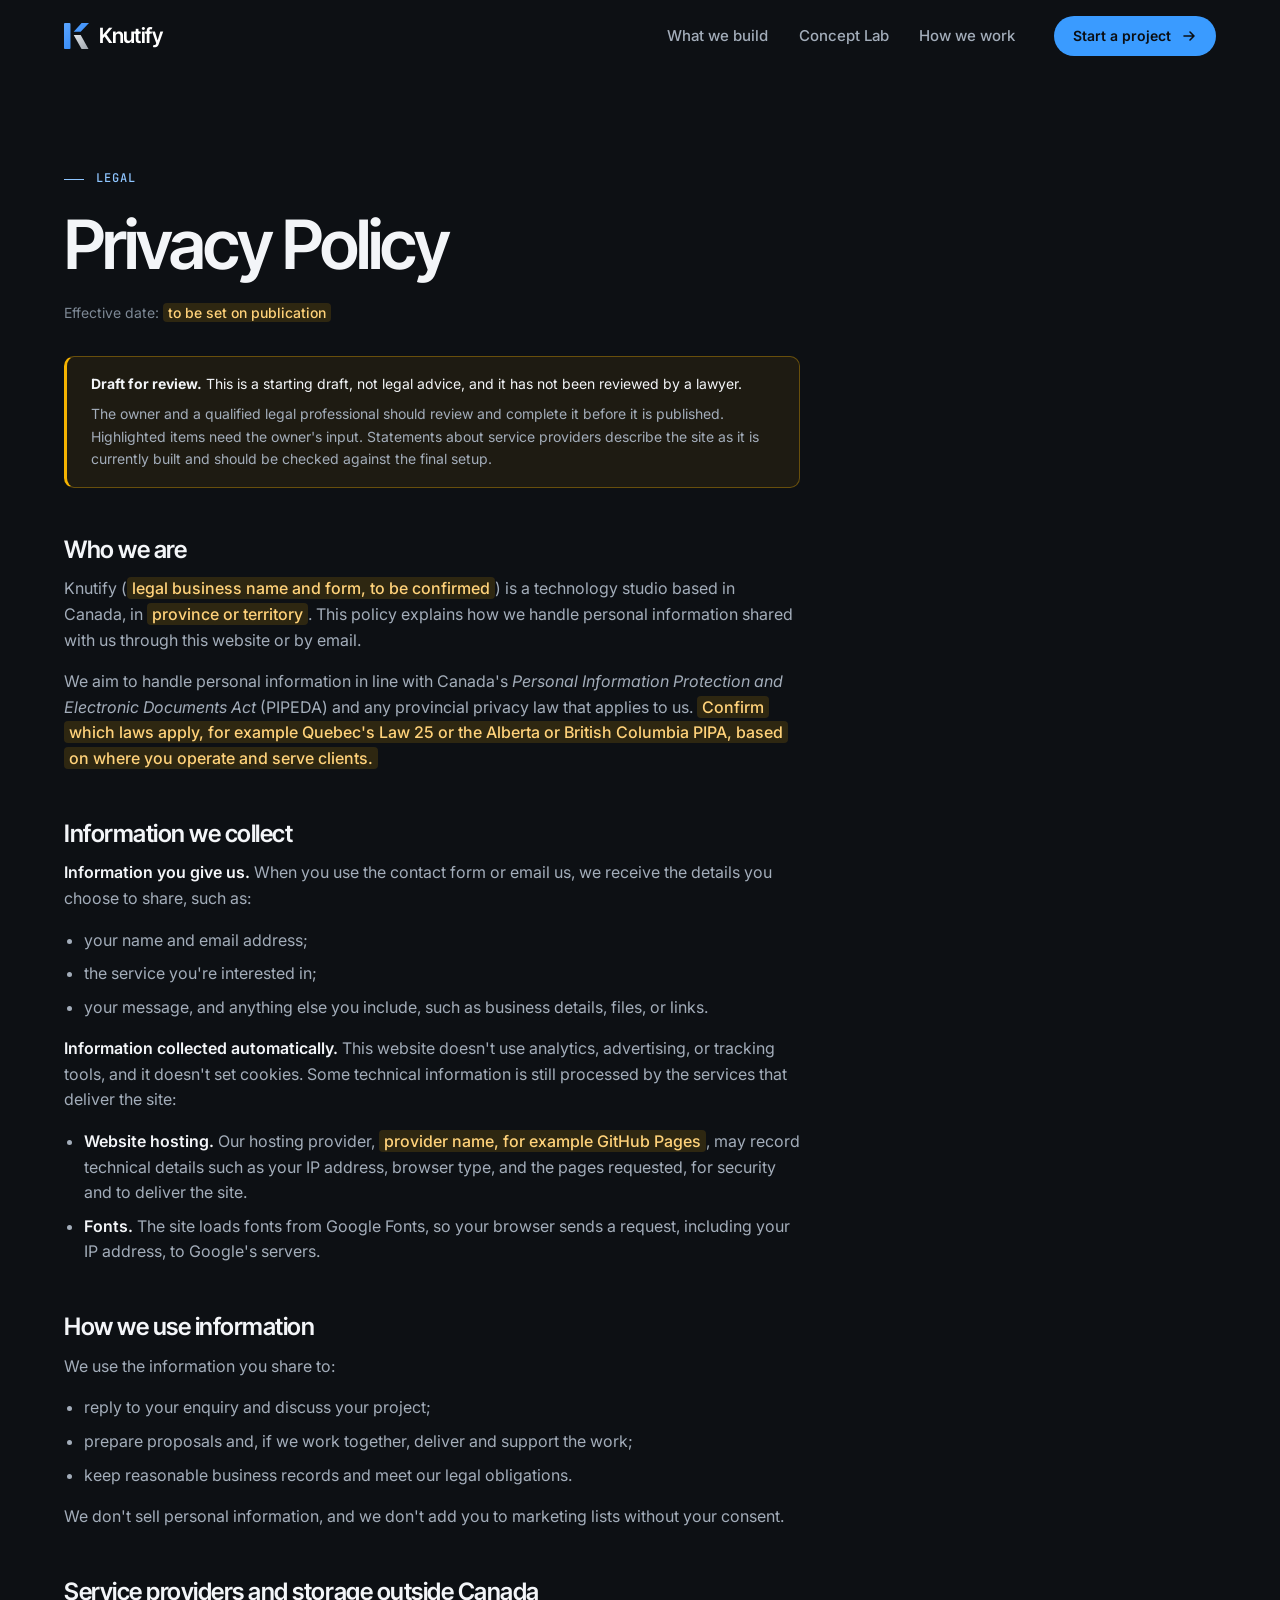
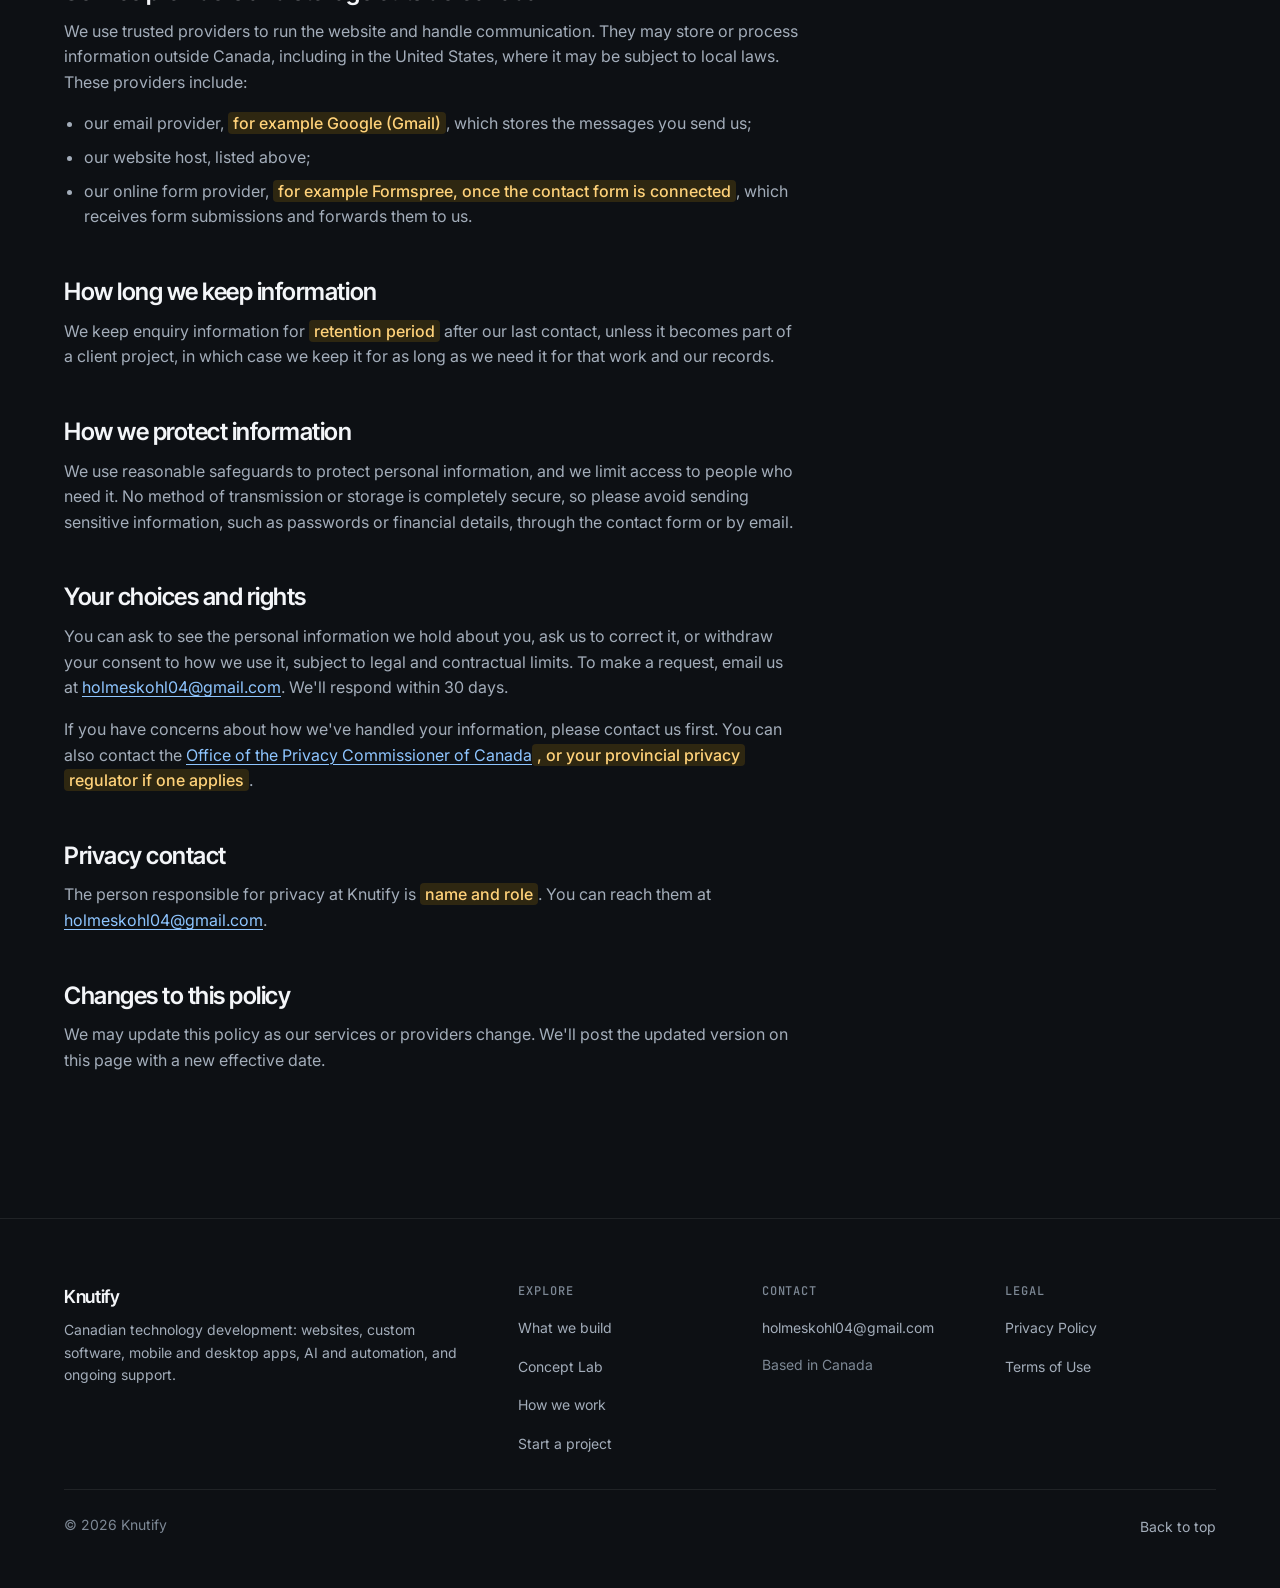
<file: privacy.html>
<!doctype html>
<html lang="en">
  <head>
    <meta charset="utf-8">
    <meta name="viewport" content="width=device-width, initial-scale=1">
    <title>Privacy Policy (Draft) | Knutify</title>
    <meta name="description" content="How Knutify collects, uses, and protects personal information shared through this website and by email.">
    <!-- Draft: once the policy has been reviewed and approved for publication, remove this noindex tag, add <link rel="canonical" href="https://knutify.ca/privacy.html">, and list the page in sitemap.xml. -->
    <meta name="robots" content="noindex">
    <meta name="theme-color" content="#0d1014">
    <link rel="icon" href="assets/knutify-mark.svg" type="image/svg+xml">
    <link rel="icon" href="assets/favicon-32.png" type="image/png" sizes="32x32">
    <link rel="apple-touch-icon" href="assets/apple-touch-icon.png">
    <link rel="preconnect" href="https://fonts.googleapis.com">
    <link rel="preconnect" href="https://fonts.gstatic.com" crossorigin>
    <link href="https://fonts.googleapis.com/css2?family=Inter+Tight:wght@500;600&family=Inter:wght@400..700&family=JetBrains+Mono:wght@500&display=swap" rel="stylesheet">
    <link rel="stylesheet" href="styles.css">
  </head>
  <body>
    <a class="skip-link" href="#top">Skip to content</a>
    <header class="site-header" data-header>
      <a class="brand" href="index.html" aria-label="Knutify home">
        <img class="brand-mark" src="assets/knutify-mark-plain.svg" width="54" height="56" alt="" aria-hidden="true">
        <span class="brand-name">Knutify</span>
      </a>
      <button class="menu-button" type="button" aria-label="Menu" aria-expanded="false" aria-controls="site-nav" data-menu-button>
        <span></span>
        <span></span>
        <span></span>
      </button>
      <nav id="site-nav" class="site-nav" aria-label="Main" data-nav>
        <a href="index.html#build">What we build</a>
        <a href="index.html#showcase">Concept Lab</a>
        <a href="index.html#process">How we work</a>
        <a class="button primary small nav-cta" href="index.html#contact">Start a project</a>
      </nav>
    </header>

    <main id="top" class="doc" tabindex="-1">
      <article class="doc-inner" aria-labelledby="doc-title">
        <p class="eyebrow">Legal</p>
        <h1 id="doc-title">Privacy Policy</h1>
        <p class="doc-meta">Effective date: <span class="owner-input">to be set on publication</span></p>

        <div class="doc-draft" role="note">
          <p><strong>Draft for review.</strong> This is a starting draft, not legal advice, and it has not been reviewed by a lawyer.</p>
          <p>The owner and a qualified legal professional should review and complete it before it is published. Highlighted items need the owner's input. Statements about service providers describe the site as it is currently built and should be checked against the final setup.</p>
        </div>

        <div class="doc-body">
          <h2>Who we are</h2>
          <p>
            Knutify (<span class="owner-input">legal business name and form, to be confirmed</span>) is a technology studio
            based in Canada, in <span class="owner-input">province or territory</span>. This policy explains how we handle
            personal information shared with us through this website or by email.
          </p>
          <p>
            We aim to handle personal information in line with Canada's <em>Personal Information Protection and Electronic
            Documents Act</em> (PIPEDA) and any provincial privacy law that applies to us.
            <span class="owner-input">Confirm which laws apply, for example Quebec's Law 25 or the Alberta or British Columbia PIPA, based on where you operate and serve clients.</span>
          </p>

          <h2>Information we collect</h2>
          <p><strong>Information you give us.</strong> When you use the contact form or email us, we receive the details you choose to share, such as:</p>
          <ul>
            <li>your name and email address;</li>
            <li>the service you're interested in;</li>
            <li>your message, and anything else you include, such as business details, files, or links.</li>
          </ul>
          <p><strong>Information collected automatically.</strong> This website doesn't use analytics, advertising, or tracking tools, and it doesn't set cookies. Some technical information is still processed by the services that deliver the site:</p>
          <ul>
            <li>
              <strong>Website hosting.</strong> Our hosting provider, <span class="owner-input">provider name, for example GitHub Pages</span>,
              may record technical details such as your IP address, browser type, and the pages requested, for security and to deliver the site.
            </li>
            <li>
              <strong>Fonts.</strong> The site loads fonts from Google Fonts, so your browser sends a request, including your IP address, to Google's servers.
            </li>
          </ul>

          <h2>How we use information</h2>
          <p>We use the information you share to:</p>
          <ul>
            <li>reply to your enquiry and discuss your project;</li>
            <li>prepare proposals and, if we work together, deliver and support the work;</li>
            <li>keep reasonable business records and meet our legal obligations.</li>
          </ul>
          <p>We don't sell personal information, and we don't add you to marketing lists without your consent.</p>

          <h2>Service providers and storage outside Canada</h2>
          <p>We use trusted providers to run the website and handle communication. They may store or process information outside Canada, including in the United States, where it may be subject to local laws. These providers include:</p>
          <ul>
            <li>our email provider, <span class="owner-input">for example Google (Gmail)</span>, which stores the messages you send us;</li>
            <li>our website host, listed above;</li>
            <li>our online form provider, <span class="owner-input">for example Formspree, once the contact form is connected</span>, which receives form submissions and forwards them to us.</li>
          </ul>

          <h2>How long we keep information</h2>
          <p>
            We keep enquiry information for <span class="owner-input">retention period</span> after our last contact, unless it becomes
            part of a client project, in which case we keep it for as long as we need it for that work and our records.
          </p>

          <h2>How we protect information</h2>
          <p>We use reasonable safeguards to protect personal information, and we limit access to people who need it. No method of transmission or storage is completely secure, so please avoid sending sensitive information, such as passwords or financial details, through the contact form or by email.</p>

          <h2>Your choices and rights</h2>
          <p>You can ask to see the personal information we hold about you, ask us to correct it, or withdraw your consent to how we use it, subject to legal and contractual limits. To make a request, email us at <a href="mailto:holmeskohl04@gmail.com">holmeskohl04@gmail.com</a>. We'll respond within 30 days.</p>
          <p>
            If you have concerns about how we've handled your information, please contact us first. You can also contact the
            <a href="https://www.priv.gc.ca/">Office of the Privacy Commissioner of Canada</a><span class="owner-input">, or your provincial privacy regulator if one applies</span>.
          </p>

          <h2>Privacy contact</h2>
          <p>
            The person responsible for privacy at Knutify is <span class="owner-input">name and role</span>. You can reach them at
            <a href="mailto:holmeskohl04@gmail.com">holmeskohl04@gmail.com</a>.
          </p>

          <h2>Changes to this policy</h2>
          <p>We may update this policy as our services or providers change. We'll post the updated version on this page with a new effective date.</p>
        </div>
      </article>
    </main>

    <footer class="site-footer">
      <div class="footer-main">
        <span class="footer-brand">Knutify</span>
        <p>Canadian technology development: websites, custom software, mobile and desktop apps, AI and automation, and ongoing support.</p>
      </div>
      <nav class="footer-nav" aria-labelledby="footer-explore">
        <h2 class="footer-heading" id="footer-explore">Explore</h2>
        <a href="index.html#build">What we build</a>
        <a href="index.html#showcase">Concept Lab</a>
        <a href="index.html#process">How we work</a>
        <a href="index.html#contact">Start a project</a>
      </nav>
      <div class="footer-links">
        <h2 class="footer-heading">Contact</h2>
        <a href="mailto:holmeskohl04@gmail.com">holmeskohl04@gmail.com</a>
        <span>Based in Canada</span>
      </div>
      <nav class="footer-nav" aria-labelledby="footer-legal">
        <h2 class="footer-heading" id="footer-legal">Legal</h2>
        <a href="privacy.html" aria-current="page">Privacy Policy</a>
        <a href="terms.html">Terms of Use</a>
      </nav>
      <div class="footer-base">
        <span>&copy; <span data-year>2026</span> Knutify</span>
        <a href="#top">Back to top</a>
      </div>
    </footer>

    <script src="script.js"></script>
  </body>
</html>
</file>
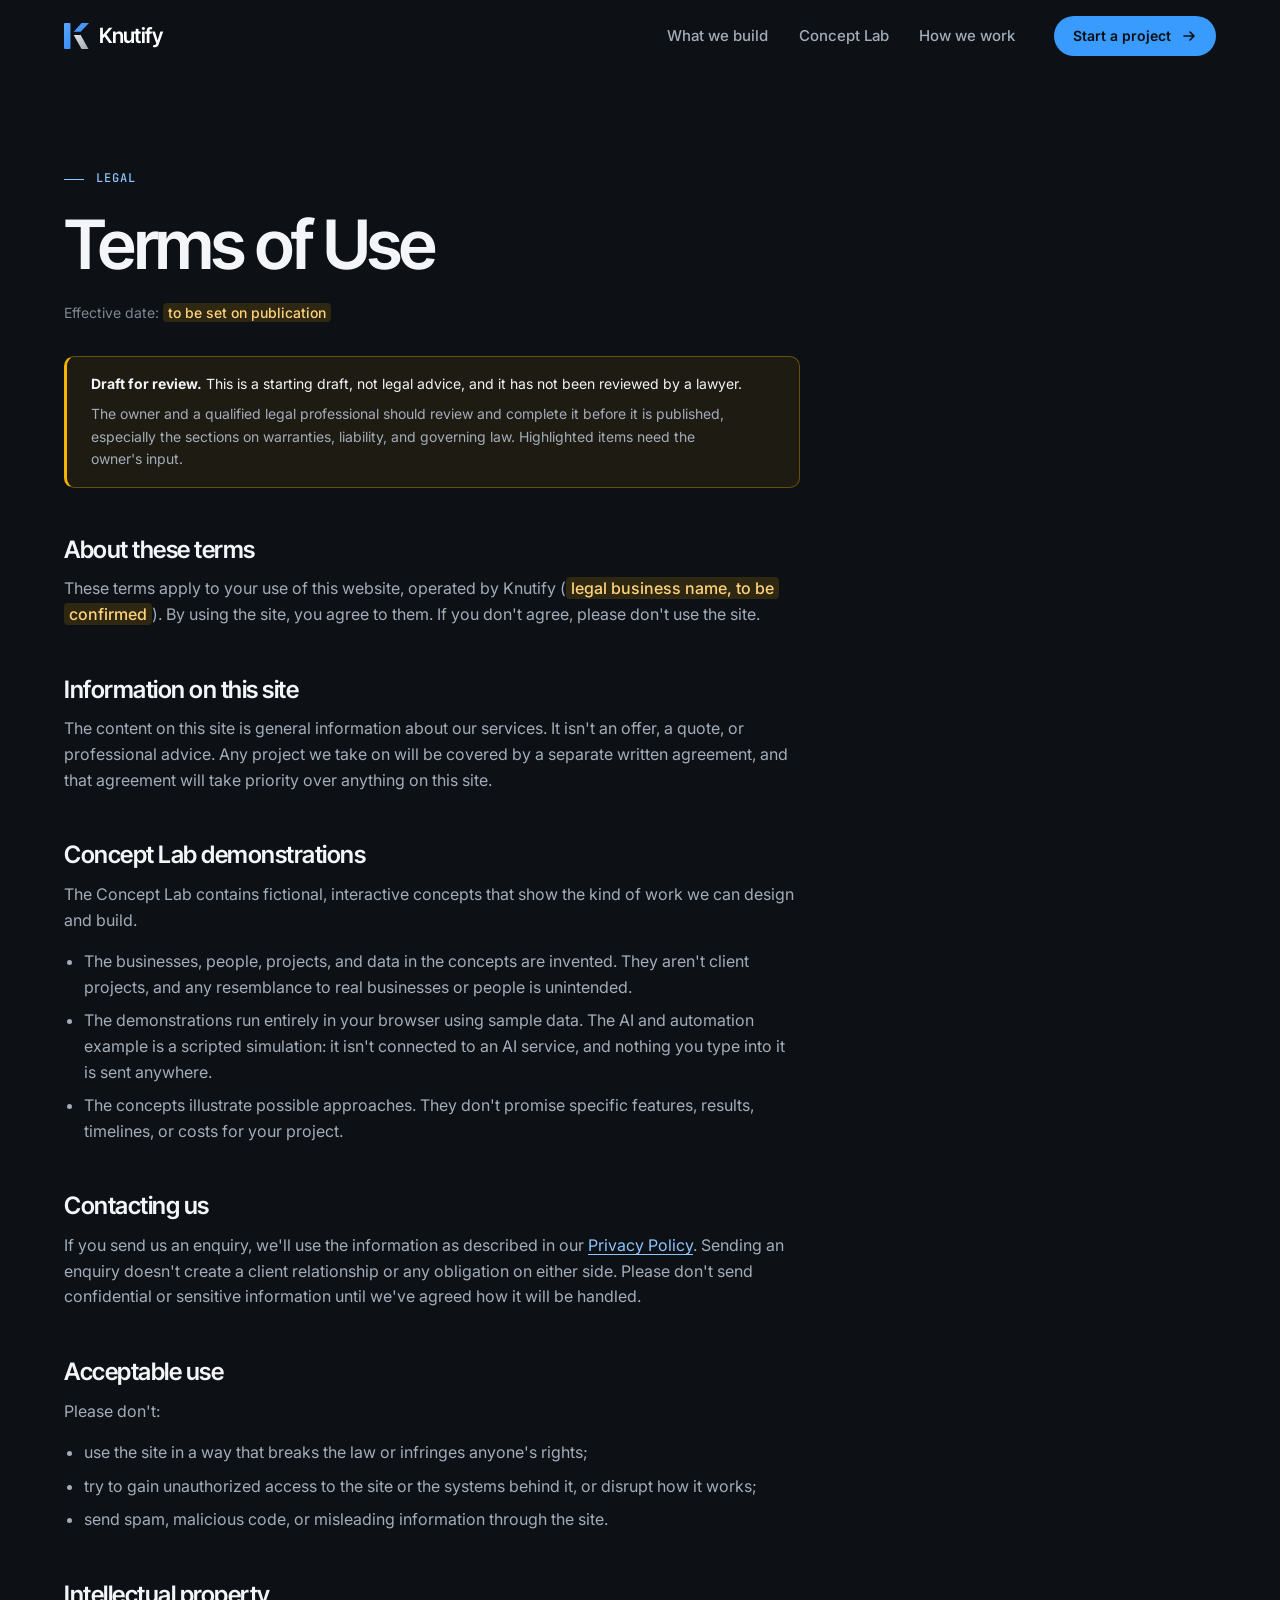
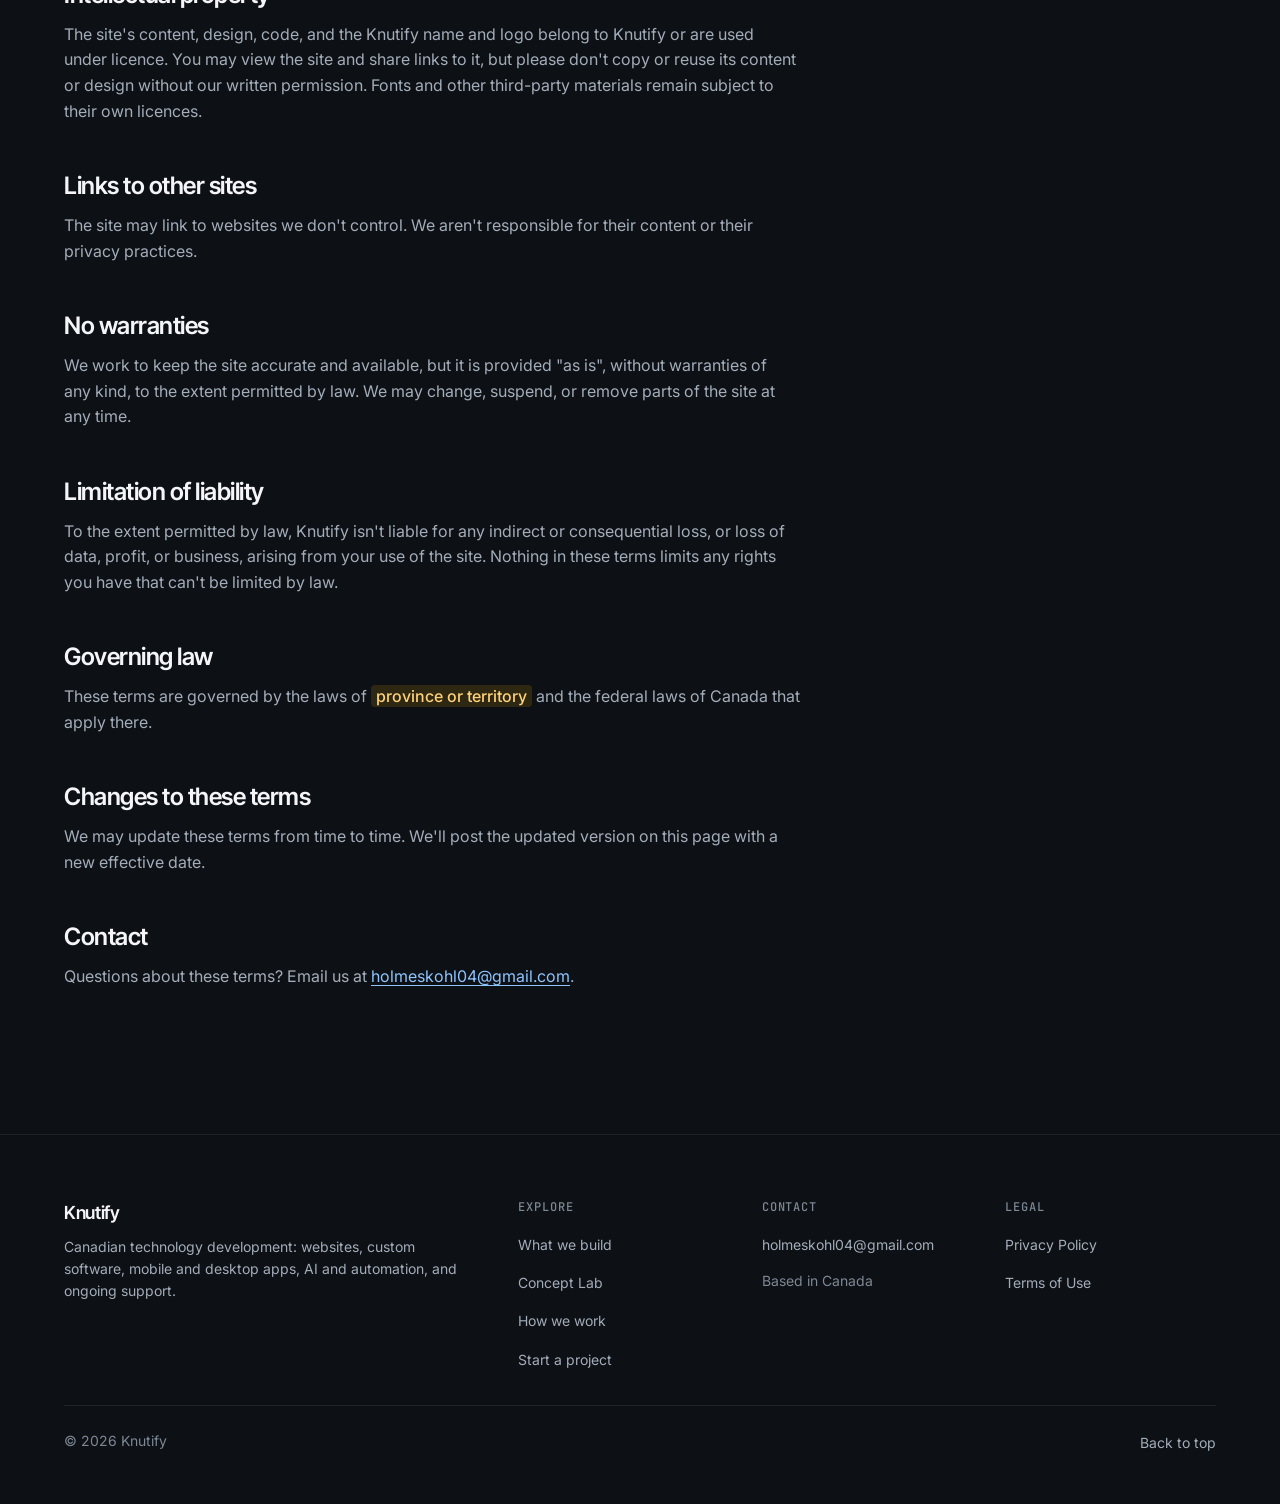
<file: terms.html>
<!doctype html>
<html lang="en">
  <head>
    <meta charset="utf-8">
    <meta name="viewport" content="width=device-width, initial-scale=1">
    <title>Terms of Use (Draft) | Knutify</title>
    <meta name="description" content="The terms that apply to using the Knutify website and its interactive concept demonstrations.">
    <!-- Draft: once the terms have been reviewed and approved for publication, remove this noindex tag, add <link rel="canonical" href="https://knutify.ca/terms.html">, and list the page in sitemap.xml. -->
    <meta name="robots" content="noindex">
    <meta name="theme-color" content="#0d1014">
    <link rel="icon" href="assets/knutify-mark.svg" type="image/svg+xml">
    <link rel="icon" href="assets/favicon-32.png" type="image/png" sizes="32x32">
    <link rel="apple-touch-icon" href="assets/apple-touch-icon.png">
    <link rel="preconnect" href="https://fonts.googleapis.com">
    <link rel="preconnect" href="https://fonts.gstatic.com" crossorigin>
    <link href="https://fonts.googleapis.com/css2?family=Inter+Tight:wght@500;600&family=Inter:wght@400..700&family=JetBrains+Mono:wght@500&display=swap" rel="stylesheet">
    <link rel="stylesheet" href="styles.css">
  </head>
  <body>
    <a class="skip-link" href="#top">Skip to content</a>
    <header class="site-header" data-header>
      <a class="brand" href="index.html" aria-label="Knutify home">
        <img class="brand-mark" src="assets/knutify-mark-plain.svg" width="54" height="56" alt="" aria-hidden="true">
        <span class="brand-name">Knutify</span>
      </a>
      <button class="menu-button" type="button" aria-label="Menu" aria-expanded="false" aria-controls="site-nav" data-menu-button>
        <span></span>
        <span></span>
        <span></span>
      </button>
      <nav id="site-nav" class="site-nav" aria-label="Main" data-nav>
        <a href="index.html#build">What we build</a>
        <a href="index.html#showcase">Concept Lab</a>
        <a href="index.html#process">How we work</a>
        <a class="button primary small nav-cta" href="index.html#contact">Start a project</a>
      </nav>
    </header>

    <main id="top" class="doc" tabindex="-1">
      <article class="doc-inner" aria-labelledby="doc-title">
        <p class="eyebrow">Legal</p>
        <h1 id="doc-title">Terms of Use</h1>
        <p class="doc-meta">Effective date: <span class="owner-input">to be set on publication</span></p>

        <div class="doc-draft" role="note">
          <p><strong>Draft for review.</strong> This is a starting draft, not legal advice, and it has not been reviewed by a lawyer.</p>
          <p>The owner and a qualified legal professional should review and complete it before it is published, especially the sections on warranties, liability, and governing law. Highlighted items need the owner's input.</p>
        </div>

        <div class="doc-body">
          <h2>About these terms</h2>
          <p>
            These terms apply to your use of this website, operated by Knutify (<span class="owner-input">legal business name, to be confirmed</span>).
            By using the site, you agree to them. If you don't agree, please don't use the site.
          </p>

          <h2>Information on this site</h2>
          <p>
            The content on this site is general information about our services. It isn't an offer, a quote, or professional advice.
            Any project we take on will be covered by a separate written agreement, and that agreement will take priority over anything on this site.
          </p>

          <h2>Concept Lab demonstrations</h2>
          <p>The Concept Lab contains fictional, interactive concepts that show the kind of work we can design and build.</p>
          <ul>
            <li>The businesses, people, projects, and data in the concepts are invented. They aren't client projects, and any resemblance to real businesses or people is unintended.</li>
            <li>The demonstrations run entirely in your browser using sample data. The AI and automation example is a scripted simulation: it isn't connected to an AI service, and nothing you type into it is sent anywhere.</li>
            <li>The concepts illustrate possible approaches. They don't promise specific features, results, timelines, or costs for your project.</li>
          </ul>

          <h2>Contacting us</h2>
          <p>
            If you send us an enquiry, we'll use the information as described in our <a href="privacy.html">Privacy Policy</a>.
            Sending an enquiry doesn't create a client relationship or any obligation on either side.
            Please don't send confidential or sensitive information until we've agreed how it will be handled.
          </p>

          <h2>Acceptable use</h2>
          <p>Please don't:</p>
          <ul>
            <li>use the site in a way that breaks the law or infringes anyone's rights;</li>
            <li>try to gain unauthorized access to the site or the systems behind it, or disrupt how it works;</li>
            <li>send spam, malicious code, or misleading information through the site.</li>
          </ul>

          <h2>Intellectual property</h2>
          <p>
            The site's content, design, code, and the Knutify name and logo belong to Knutify or are used under licence.
            You may view the site and share links to it, but please don't copy or reuse its content or design without our written permission.
            Fonts and other third-party materials remain subject to their own licences.
          </p>

          <h2>Links to other sites</h2>
          <p>The site may link to websites we don't control. We aren't responsible for their content or their privacy practices.</p>

          <h2>No warranties</h2>
          <p>
            We work to keep the site accurate and available, but it is provided "as is", without warranties of any kind,
            to the extent permitted by law. We may change, suspend, or remove parts of the site at any time.
          </p>

          <h2>Limitation of liability</h2>
          <p>
            To the extent permitted by law, Knutify isn't liable for any indirect or consequential loss, or loss of data,
            profit, or business, arising from your use of the site. Nothing in these terms limits any rights you have that
            can't be limited by law.
          </p>

          <h2>Governing law</h2>
          <p>
            These terms are governed by the laws of <span class="owner-input">province or territory</span> and the federal laws of Canada that apply there.
          </p>

          <h2>Changes to these terms</h2>
          <p>We may update these terms from time to time. We'll post the updated version on this page with a new effective date.</p>

          <h2>Contact</h2>
          <p>Questions about these terms? Email us at <a href="mailto:holmeskohl04@gmail.com">holmeskohl04@gmail.com</a>.</p>
        </div>
      </article>
    </main>

    <footer class="site-footer">
      <div class="footer-main">
        <span class="footer-brand">Knutify</span>
        <p>Canadian technology development: websites, custom software, mobile and desktop apps, AI and automation, and ongoing support.</p>
      </div>
      <nav class="footer-nav" aria-labelledby="footer-explore">
        <h2 class="footer-heading" id="footer-explore">Explore</h2>
        <a href="index.html#build">What we build</a>
        <a href="index.html#showcase">Concept Lab</a>
        <a href="index.html#process">How we work</a>
        <a href="index.html#contact">Start a project</a>
      </nav>
      <div class="footer-links">
        <h2 class="footer-heading">Contact</h2>
        <a href="mailto:holmeskohl04@gmail.com">holmeskohl04@gmail.com</a>
        <span>Based in Canada</span>
      </div>
      <nav class="footer-nav" aria-labelledby="footer-legal">
        <h2 class="footer-heading" id="footer-legal">Legal</h2>
        <a href="privacy.html">Privacy Policy</a>
        <a href="terms.html" aria-current="page">Terms of Use</a>
      </nav>
      <div class="footer-base">
        <span>&copy; <span data-year>2026</span> Knutify</span>
        <a href="#top">Back to top</a>
      </div>
    </footer>

    <script src="script.js"></script>
  </body>
</html>
</file>
<file: styles.css>
:root {
  /* Colour */
  --bg: #0d1014;
  --surface: #13171c;
  --surface-raised: #1a1f26;
  --surface-hover: #20262e;
  --line: rgba(255, 255, 255, 0.08);
  --line-strong: rgba(255, 255, 255, 0.16);
  --text: #f3f5f8;
  --text-muted: #a3adba;
  --text-subtle: #7d8895;
  --white: #ffffff;
  --accent: #3a9bff;
  --accent-hover: #63b1ff;
  --accent-text: #8ec5ff;
  --accent-soft: rgba(58, 155, 255, 0.1);
  --accent-line: rgba(58, 155, 255, 0.45);
  --on-accent: #0b0e12;

  /* Type */
  --font-display: "Inter Tight", Inter, ui-sans-serif, system-ui, sans-serif;
  --font-body: Inter, ui-sans-serif, system-ui, -apple-system, BlinkMacSystemFont, "Segoe UI", sans-serif;
  --font-mono: "JetBrains Mono", ui-monospace, SFMono-Regular, Menlo, Consolas, monospace;
  --font-serif: "Instrument Serif", Georgia, "Times New Roman", serif;
  --text-display: clamp(2.75rem, 6.6vw, 6rem);
  --text-h2: clamp(2rem, 4vw, 3.5rem);
  --text-h3: 1.25rem;
  --text-lead: clamp(1.0625rem, 1.4vw, 1.25rem);
  --text-body: 1rem;
  --text-small: 0.875rem;
  --text-label: 0.75rem;

  /* Space */
  --space-1: 4px;
  --space-2: 8px;
  --space-3: 12px;
  --space-4: 16px;
  --space-5: 24px;
  --space-6: 32px;
  --space-7: 48px;
  --space-8: 64px;
  --gutter: clamp(20px, 5vw, 72px);
  --content-max: 1280px;
  --edge: max(var(--gutter), calc((100% - var(--content-max)) / 2));
  --section-y: clamp(80px, 10vw, 136px);
  --header-height: 72px;

  /* Shape */
  --radius-control: 10px;
  --radius-panel: 16px;
  --radius-pill: 999px;
  --shadow-panel: 0 30px 60px -36px rgba(0, 0, 0, 0.7);

  /* Motion */
  --ease: cubic-bezier(0.2, 0.7, 0.2, 1);
  --duration-fast: 160ms;
  --duration: 240ms;

  --icon-arrow: url("data:image/svg+xml,%3Csvg xmlns='http://www.w3.org/2000/svg' viewBox='0 0 16 16'%3E%3Cpath d='M3 8h10M9 4l4 4-4 4' fill='none' stroke='black' stroke-width='1.6' stroke-linecap='round' stroke-linejoin='round'/%3E%3C/svg%3E");
}

* {
  box-sizing: border-box;
}

html {
  scroll-behavior: smooth;
  scroll-padding-top: var(--header-height);
  background: var(--bg);
}

body {
  margin: 0;
  color: var(--text);
  background: var(--bg);
  font-family: var(--font-body);
  font-size: var(--text-body);
  line-height: 1.6;
  -webkit-font-smoothing: antialiased;
}

::selection {
  color: var(--on-accent);
  background: var(--accent);
}

img {
  display: block;
  max-width: 100%;
}

a {
  color: inherit;
  text-decoration: none;
}

button,
input,
select,
textarea {
  font: inherit;
}

:focus-visible {
  outline: 2px solid var(--accent);
  outline-offset: 3px;
}

[hidden] {
  display: none !important;
}

main:focus {
  outline: none;
}

.skip-link {
  position: fixed;
  top: var(--space-3);
  left: var(--space-3);
  z-index: 100;
  padding: 10px 16px;
  border-radius: var(--radius-control);
  color: var(--on-accent);
  background: var(--accent);
  font-size: var(--text-small);
  font-weight: 600;
  transform: translateY(-200%);
}

.skip-link:focus {
  transform: none;
}

.visually-hidden {
  position: absolute;
  width: 1px;
  height: 1px;
  overflow: hidden;
  clip: rect(0 0 0 0);
  clip-path: inset(50%);
  white-space: nowrap;
}

/* Typography */

h1,
h2,
h3,
p {
  overflow-wrap: anywhere;
}

h1,
h2,
h3 {
  margin: 0;
  color: inherit;
  font-family: var(--font-display);
  font-weight: 600;
  text-wrap: balance;
}

h1 {
  max-width: 780px;
  font-size: var(--text-display);
  line-height: 0.98;
  letter-spacing: -0.04em;
}

h2 {
  max-width: 22ch;
  font-size: var(--text-h2);
  line-height: 1.04;
  letter-spacing: -0.035em;
}

h3 {
  font-size: var(--text-h3);
  line-height: 1.25;
  letter-spacing: -0.015em;
}

p {
  text-wrap: pretty;
}

.eyebrow {
  display: inline-flex;
  align-items: center;
  gap: var(--space-3);
  margin: 0 0 var(--space-5);
  color: var(--accent-text);
  font-family: var(--font-mono);
  font-size: var(--text-label);
  font-weight: 500;
  line-height: 1.4;
  letter-spacing: 0.08em;
  text-transform: uppercase;
}

.eyebrow::before {
  flex: none;
  align-self: flex-start;
  margin-top: 0.7em;
  width: 20px;
  height: 1px;
  background: currentColor;
  content: "";
}

/* Buttons and links */

.button {
  display: inline-flex;
  min-height: 48px;
  align-items: center;
  justify-content: center;
  gap: 10px;
  padding: 0 24px;
  border: 1px solid transparent;
  border-radius: var(--radius-pill);
  font-family: var(--font-body);
  font-size: 0.9375rem;
  font-weight: 600;
  line-height: 1;
  white-space: nowrap;
  cursor: pointer;
  transition:
    color var(--duration-fast) var(--ease),
    background-color var(--duration-fast) var(--ease),
    border-color var(--duration-fast) var(--ease);
}

.button.primary {
  color: var(--on-accent);
  background: var(--accent);
}

.button.primary:hover {
  background: var(--accent-hover);
}

.button.secondary {
  border-color: var(--line-strong);
  color: var(--text);
  background: transparent;
}

.button.secondary:hover {
  border-color: rgba(255, 255, 255, 0.4);
  background: rgba(255, 255, 255, 0.04);
}

.button:active {
  transform: translateY(1px);
}

.button.small {
  min-height: 40px;
  padding: 0 18px;
  font-size: var(--text-small);
}

.button.primary::after,
.link::after {
  flex: none;
  width: 16px;
  height: 16px;
  background: currentColor;
  -webkit-mask: var(--icon-arrow) center / contain no-repeat;
  mask: var(--icon-arrow) center / contain no-repeat;
  content: "";
  transition: transform var(--duration) var(--ease);
}

.button.primary:hover::after,
.link:hover::after {
  transform: translateX(3px);
}

.link {
  display: inline-flex;
  align-items: center;
  gap: var(--space-2);
  width: fit-content;
  color: var(--accent-text);
  font-size: 0.9375rem;
  font-weight: 600;
  text-decoration: underline;
  text-decoration-color: transparent;
  text-decoration-thickness: 1px;
  text-underline-offset: 6px;
  transition: color var(--duration-fast) var(--ease), text-decoration-color var(--duration-fast) var(--ease);
}

.link:hover {
  color: var(--white);
  text-decoration-color: currentColor;
}

/* Header and navigation */

.site-header {
  position: fixed;
  z-index: 20;
  top: 0;
  left: 0;
  right: 0;
  display: flex;
  align-items: center;
  gap: var(--space-6);
  height: var(--header-height);
  padding: 0 var(--edge);
  color: var(--white);
  border-bottom: 1px solid transparent;
  transition: background-color var(--duration) var(--ease), border-color var(--duration) var(--ease);
}

.site-header.is-scrolled,
.site-header.is-open {
  border-bottom-color: var(--line);
  background: rgba(13, 16, 20, 0.86);
  -webkit-backdrop-filter: blur(16px);
  backdrop-filter: blur(16px);
}

.brand {
  display: inline-flex;
  align-items: center;
  gap: 10px;
  min-height: 44px;
  margin-right: auto;
}

.brand-mark {
  width: auto;
  height: 26px;
}

.brand-name {
  font-family: var(--font-display);
  font-size: 1.3125rem;
  font-weight: 600;
  line-height: 1;
  letter-spacing: -0.025em;
}

.site-nav {
  display: flex;
  align-items: center;
  gap: clamp(20px, 2.4vw, 36px);
  font-size: 0.9375rem;
  font-weight: 500;
}

.site-nav a:not(.nav-cta) {
  color: var(--text-muted);
  transition: color var(--duration-fast) var(--ease);
}

.site-nav a:not(.nav-cta):hover,
.site-nav a[aria-current] {
  color: var(--white);
}

.nav-cta {
  margin-left: var(--space-2);
}

.menu-button {
  display: none;
  width: 44px;
  height: 44px;
  padding: 0;
  border: 1px solid var(--line-strong);
  border-radius: var(--radius-control);
  color: inherit;
  background: transparent;
  cursor: pointer;
}

.menu-button span {
  display: block;
  width: 18px;
  height: 1.5px;
  margin: 5px auto;
  background: currentColor;
  transition: transform var(--duration) var(--ease), opacity var(--duration-fast) var(--ease);
}

.menu-button[aria-expanded="true"] span:nth-child(1) {
  transform: translateY(6.5px) rotate(45deg);
}

.menu-button[aria-expanded="true"] span:nth-child(2) {
  opacity: 0;
}

.menu-button[aria-expanded="true"] span:nth-child(3) {
  transform: translateY(-6.5px) rotate(-45deg);
}

/* Hero */

.hero {
  position: relative;
  isolation: isolate;
  display: grid;
  grid-template-columns: minmax(0, 1fr) minmax(0, 1.1fr);
  align-items: center;
  gap: clamp(36px, 5vw, 88px);
  min-height: min(100svh, 960px);
  padding: calc(var(--header-height) + clamp(40px, 5vw, 80px)) var(--edge) clamp(56px, 6vw, 96px);
  overflow: hidden;
  border-bottom: 1px solid var(--line);
  color: var(--white);
  background: var(--bg);
}

.hero::before,
.hero::after {
  position: absolute;
  z-index: -1;
  inset: 0;
  pointer-events: none;
  content: "";
}

.hero::before {
  background:
    linear-gradient(rgba(255, 255, 255, 0.045) 1px, transparent 1px) 0 0 / 56px 56px,
    linear-gradient(90deg, rgba(255, 255, 255, 0.045) 1px, transparent 1px) 0 0 / 56px 56px;
  -webkit-mask-image: radial-gradient(ellipse 55% 65% at 72% 50%, #000 10%, transparent 72%);
  mask-image: radial-gradient(ellipse 55% 65% at 72% 50%, #000 10%, transparent 72%);
}

.hero::after {
  background: radial-gradient(ellipse 40% 46% at 72% 54%, rgba(58, 155, 255, 0.16), rgba(58, 155, 255, 0) 70%);
}

.hero-content {
  max-width: 620px;
}

.hero-content > * {
  animation: hero-rise 800ms var(--ease) both;
}

.hero-content > :nth-child(2) {
  animation-delay: 80ms;
}

.hero-content > :nth-child(3) {
  animation-delay: 160ms;
}

.hero-content > :nth-child(4) {
  animation-delay: 240ms;
}

.hero h1 {
  max-width: none;
  font-size: clamp(3rem, 5.4vw, 5.75rem);
  line-height: 0.96;
  letter-spacing: -0.045em;
}

.hero h1 > span,
.hero h1 > em {
  display: block;
}

.hero h1 em {
  font-family: var(--font-serif);
  font-size: 1.12em;
  font-style: italic;
  font-weight: 400;
  line-height: 0.92;
  letter-spacing: -0.02em;
}

.hero-dot {
  color: var(--accent);
}

.hero-copy {
  max-width: 30rem;
  margin: var(--space-6) 0 0;
  color: rgba(243, 245, 248, 0.74);
  font-size: var(--text-lead);
}

.hero-actions {
  display: flex;
  flex-wrap: wrap;
  gap: var(--space-3);
  margin-top: 40px;
}

.hero-figure {
  min-width: 0;
  margin: 0;
}

.hero-caption {
  margin-top: var(--space-4);
  color: var(--text-subtle);
  font-family: var(--font-mono);
  font-size: 0.6875rem;
  letter-spacing: 0.04em;
  text-align: right;
  animation: hv-fade 600ms var(--ease) 1100ms both;
}

/* Hero visual: a fictional site in a browser, the component code behind it, and a design-tool selection that links the two. */

.hero-visual {
  --code-size: clamp(9px, 1.6cqi, 13px);
  position: relative;
  container: hero-visual / inline-size;
  aspect-ratio: 100 / 86;
}

.hv-browser {
  position: absolute;
  z-index: 1;
  top: 0;
  right: 0;
  display: flex;
  flex-direction: column;
  width: 86cqi;
  height: 64cqi;
  overflow: hidden;
  border: 1px solid rgba(255, 255, 255, 0.12);
  border-radius: 1.4cqi;
  background: #f7f4ee;
  box-shadow: 0 4cqi 9cqi -2cqi rgba(0, 0, 0, 0.65);
  animation: hv-rise 900ms var(--ease) 120ms both;
}

.hv-bar {
  display: flex;
  flex: none;
  align-items: center;
  gap: 1.4cqi;
  height: 4.4cqi;
  padding: 0 1.6cqi;
  background: #161a20;
}

.hv-dots {
  display: flex;
  gap: 0.7cqi;
}

.hv-dots i {
  width: 1cqi;
  height: 1cqi;
  border-radius: 50%;
  background: rgba(255, 255, 255, 0.18);
}

.hv-url {
  display: flex;
  align-items: center;
  gap: 0.6cqi;
  height: 2.6cqi;
  margin: 0 auto;
  padding: 0 2cqi;
  border-radius: 0.7cqi;
  color: var(--text-muted);
  background: rgba(255, 255, 255, 0.06);
  font-size: 1.15cqi;
  transform: translateX(-2.5cqi);
}

.hv-url svg {
  width: 1.1cqi;
  height: 1.1cqi;
  fill: none;
  stroke: currentColor;
  stroke-width: 2.2;
}

.hv-site {
  display: flex;
  flex: 1;
  flex-direction: column;
  color: #132034;
  font-family: var(--font-body);
  line-height: 1.3;
}

.hv-nav {
  display: flex;
  flex: none;
  align-items: center;
  gap: 2.4cqi;
  height: 6cqi;
  padding: 0 4cqi;
  border-bottom: 1px solid rgba(19, 32, 52, 0.08);
}

.hv-logo {
  display: flex;
  align-items: center;
  gap: 0.9cqi;
  font-family: Georgia, "Times New Roman", serif;
  font-size: 1.75cqi;
  font-weight: 600;
  letter-spacing: -0.01em;
}

.hv-logo b {
  display: grid;
  width: 2.6cqi;
  height: 2.6cqi;
  place-items: center;
  border-radius: 0.5cqi;
  color: #f7f4ee;
  background: #132034;
  font-size: 1.5cqi;
}

.hv-links {
  display: flex;
  gap: 2.2cqi;
  margin-left: auto;
  color: #4a5668;
  font-size: 1.15cqi;
}

.hv-links i {
  font-style: normal;
}

.hv-nav-cta,
.hv-btn,
.hv-confirm {
  border-radius: 0.5cqi;
  color: #f7f4ee;
  background: #132034;
  font-size: 1.1cqi;
  font-weight: 600;
}

.hv-nav-cta {
  padding: 0.9cqi 1.5cqi;
}

.hv-main {
  display: grid;
  grid-template-columns: 1.12fr 0.88fr;
  gap: 3.4cqi;
  align-items: center;
  padding: 4.2cqi 4cqi 3.6cqi;
  background: linear-gradient(180deg, #f7f4ee, #f1ece3);
}

.hv-copy {
  display: grid;
  gap: 1.5cqi;
  justify-items: start;
}

.hv-kicker {
  color: #1f5247;
  font-size: 0.95cqi;
  font-weight: 700;
  letter-spacing: 0.18em;
  text-transform: uppercase;
}

.hv-title {
  font-family: Georgia, "Times New Roman", serif;
  font-size: 4.3cqi;
  line-height: 1.04;
  letter-spacing: -0.02em;
}

.hv-title em {
  color: #1f5247;
}

.hv-lede {
  max-width: 30cqi;
  color: #4a5668;
  font-size: 1.2cqi;
  line-height: 1.55;
}

.hv-btns {
  display: flex;
  gap: 1cqi;
  margin-top: 0.6cqi;
}

.hv-btn {
  padding: 1cqi 1.7cqi;
}

.hv-btn-line {
  color: #132034;
  background: transparent;
  box-shadow: inset 0 0 0 1px rgba(19, 32, 52, 0.25);
}

.hv-card {
  display: grid;
  gap: 1.2cqi;
  padding: 2.2cqi;
  border-radius: 1.2cqi;
  background: #ffffff;
  box-shadow: 0 2.4cqi 5cqi -2cqi rgba(19, 32, 52, 0.3), 0 0 0 1px rgba(19, 32, 52, 0.06);
}

.hv-card-title {
  font-family: Georgia, "Times New Roman", serif;
  font-size: 1.75cqi;
}

.hv-card-sub {
  margin-top: -0.6cqi;
  color: #6b7584;
  font-size: 1cqi;
}

.hv-days,
.hv-slots {
  display: grid;
  gap: 0.7cqi;
}

.hv-days {
  grid-template-columns: repeat(5, 1fr);
}

.hv-slots {
  grid-template-columns: repeat(3, 1fr);
}

.hv-days i,
.hv-slots i {
  border-radius: 0.6cqi;
  box-shadow: inset 0 0 0 1px rgba(19, 32, 52, 0.12);
  font-style: normal;
  text-align: center;
}

.hv-days i {
  padding: 0.8cqi 0;
  font-size: 1.35cqi;
  font-weight: 700;
  line-height: 1.1;
}

.hv-days small {
  display: block;
  color: #6b7584;
  font-size: 0.8cqi;
  font-weight: 600;
  letter-spacing: 0.08em;
  text-transform: uppercase;
}

.hv-days .is-on {
  color: #ffffff;
  background: #132034;
  box-shadow: none;
}

.hv-days .is-on small {
  color: rgba(255, 255, 255, 0.7);
}

.hv-slots i {
  padding: 0.75cqi 0;
  font-size: 1.05cqi;
}

.hv-slots .is-on {
  color: #1f5247;
  background: #e6efe9;
  box-shadow: inset 0 0 0 1px #1f5247;
  font-weight: 700;
}

.hv-confirm {
  padding: 1.1cqi;
  text-align: center;
}

.hv-strip {
  display: grid;
  grid-template-columns: repeat(4, 1fr);
  gap: 2.4cqi;
  padding: 2.6cqi 4cqi;
  border-top: 1px solid rgba(19, 32, 52, 0.08);
}

.hv-strip span {
  display: grid;
  gap: 0.5cqi;
  font-family: Georgia, "Times New Roman", serif;
  font-size: 1.3cqi;
}

.hv-strip b {
  color: #b08d57;
  font-family: var(--font-mono);
  font-size: 0.9cqi;
  font-weight: 500;
}

.hv-selection {
  position: absolute;
  z-index: 2;
  top: 0;
  left: 0;
  width: var(--w, 0px);
  height: var(--h, 0px);
  border: 1px solid var(--accent);
  border-radius: 3px;
  pointer-events: none;
  transform: translate(var(--x, 0px), var(--y, 0px));
  transition:
    transform 520ms var(--ease),
    width 520ms var(--ease),
    height 520ms var(--ease);
  animation: hv-fade 500ms var(--ease) 1000ms both;
}

.hv-selection > i {
  position: absolute;
  width: 7px;
  height: 7px;
  border: 1px solid var(--accent);
  background: #ffffff;
}

.hv-selection > i:nth-of-type(1) {
  top: -4px;
  left: -4px;
}

.hv-selection > i:nth-of-type(2) {
  top: -4px;
  right: -4px;
}

.hv-selection > i:nth-of-type(3) {
  bottom: -4px;
  left: -4px;
}

.hv-selection > i:nth-of-type(4) {
  right: -4px;
  bottom: -4px;
}

.hv-tag {
  position: absolute;
  bottom: calc(100% + 6px);
  left: -1px;
  display: flex;
  gap: 8px;
  padding: 3px 8px;
  border-radius: 4px;
  color: var(--on-accent);
  background: var(--accent);
  font-family: var(--font-mono);
  font-size: 11px;
  font-weight: 500;
  line-height: 1.4;
  white-space: nowrap;
}

.hv-tag span {
  opacity: 0.7;
}

.hv-editor {
  position: absolute;
  z-index: 3;
  bottom: 0;
  left: 0;
  width: 56cqi;
  overflow: hidden;
  border: 1px solid var(--line-strong);
  border-radius: 1.4cqi;
  background: rgba(16, 20, 26, 0.94);
  box-shadow: 0 5cqi 10cqi -3cqi rgba(0, 0, 0, 0.75);
  -webkit-backdrop-filter: blur(12px);
  backdrop-filter: blur(12px);
  font-family: var(--font-mono);
  animation: hv-rise 900ms var(--ease) 320ms both;
}

.hv-tabs {
  display: flex;
  height: 4.2cqi;
  border-bottom: 1px solid var(--line);
}

.hv-tabs span {
  display: flex;
  align-items: center;
  padding: 0 1.8cqi;
  border-right: 1px solid var(--line);
  color: var(--text-subtle);
  font-size: clamp(7px, 1.1cqi, 11px);
  white-space: nowrap;
}

.hv-tabs .is-active {
  color: var(--text);
  box-shadow: inset 0 -1px 0 var(--accent);
}

.hv-code {
  padding: 1.4cqi 0;
  color: #c9d1db;
  font-size: var(--code-size);
  line-height: 1.75;
}

.hv-block {
  display: block;
}

.hv-line {
  display: grid;
  grid-template-columns: 3.4em minmax(0, 1fr);
  padding-right: 1.6cqi;
  border-left: 2px solid transparent;
  transition: background-color var(--duration) var(--ease), border-color var(--duration) var(--ease);
}

.hv-line code {
  overflow: hidden;
  font: inherit;
  white-space: pre;
}

.hv-ln {
  padding-right: 1.2em;
  color: rgba(255, 255, 255, 0.22);
  text-align: right;
  transition: color var(--duration) var(--ease);
}

.hv-block:hover .hv-line {
  background: rgba(255, 255, 255, 0.03);
}

.hv-block.is-active .hv-line {
  border-left-color: var(--accent);
  background: rgba(58, 155, 255, 0.1);
}

.hv-block.is-active .hv-ln {
  color: var(--accent-text);
}

.hv-code .k {
  color: #8ec5ff;
}

.hv-code .c {
  color: #ffffff;
}

.hv-code .a {
  color: #a3adba;
}

.hv-code .s {
  color: #b9dcff;
}

.hv-caret {
  display: none;
  width: 2px;
  height: 1.2em;
  margin-left: 2px;
  vertical-align: -0.25em;
  background: var(--accent);
  animation: hv-blink 1.1s steps(1) infinite;
}

.hv-block.is-active .hv-caret {
  display: inline-block;
}

.hv-status {
  display: flex;
  align-items: center;
  justify-content: space-between;
  height: 3.4cqi;
  padding: 0 1.6cqi;
  border-top: 1px solid var(--line);
  color: var(--text-subtle);
  font-size: clamp(6.5px, 1cqi, 10.5px);
}

.hv-status i {
  display: inline-block;
  width: 0.8cqi;
  height: 0.8cqi;
  margin-right: 0.7cqi;
  border-radius: 50%;
  background: var(--accent);
}

@container hero-visual (max-width: 560px) {
  .hv-browser {
    width: 100cqi;
    height: 68cqi;
  }

  .hv-editor {
    left: 3cqi;
    width: 84cqi;
  }

  .hv-outer {
    display: none;
  }
}

@keyframes hero-rise {
  from {
    opacity: 0;
    transform: translateY(14px);
  }
}

@keyframes hv-rise {
  from {
    opacity: 0;
    transform: translateY(24px);
  }
}

@keyframes hv-fade {
  from {
    opacity: 0;
  }
}

@keyframes hv-blink {
  50% {
    opacity: 0;
  }
}

@media (max-width: 900px) {
  .hero {
    grid-template-columns: 1fr;
    gap: 56px;
    min-height: auto;
    padding-top: calc(var(--header-height) + 56px);
  }

  .hero-content {
    max-width: 640px;
  }

  .hero h1 {
    font-size: clamp(3rem, 9vw, 5rem);
  }

  .hero-figure {
    max-width: 760px;
  }

  .hero::before {
    -webkit-mask-image: radial-gradient(ellipse 80% 45% at 50% 72%, #000 10%, transparent 72%);
    mask-image: radial-gradient(ellipse 80% 45% at 50% 72%, #000 10%, transparent 72%);
  }

  .hero::after {
    background: radial-gradient(ellipse 70% 38% at 50% 74%, rgba(58, 155, 255, 0.16), rgba(58, 155, 255, 0) 70%);
  }
}

@media (max-width: 600px) {
  .hero-visual {
    aspect-ratio: 100 / 104;
  }

  .hero-caption {
    text-align: left;
  }
}

/* Sections */

.section {
  position: relative;
  padding: var(--section-y) var(--edge);
  border-top: 1px solid var(--line);
}

.section-heading {
  max-width: 820px;
  margin-bottom: clamp(40px, 5vw, 64px);
}

.section-heading h2 em,
.contact h2 em {
  font-family: var(--font-serif);
  font-size: 1.1em;
  font-style: italic;
  font-weight: 400;
  letter-spacing: -0.015em;
}

.section-heading.split {
  display: grid;
  grid-template-columns: minmax(0, 1.15fr) minmax(0, 0.85fr);
  gap: var(--space-5) clamp(32px, 6vw, 96px);
  align-items: end;
  max-width: none;
}

.section-heading.centered {
  margin-inline: auto;
  text-align: center;
}

.section-heading.centered h2,
.section-heading.centered .section-lede {
  margin-inline: auto;
}

.section-lede {
  max-width: 34rem;
  margin: 0;
  color: var(--text-muted);
  font-size: var(--text-lead);
}

.section-heading.centered .section-lede {
  margin-top: var(--space-5);
}

.trust-list,
.concept-points,
.capability-list {
  display: grid;
  gap: var(--space-3);
  margin: 0;
  padding: 0;
  list-style: none;
}

.trust-list span,
.concept-points li,
.capability-list li {
  position: relative;
  padding-left: 24px;
}

.trust-list span::before,
.concept-points li::before,
.capability-list li::before {
  position: absolute;
  left: 0;
  top: 0.8em;
  width: 12px;
  height: 1px;
  background: var(--accent);
  content: "";
}

/* What we build */

.build {
  border-top: 0;
}

.capabilities {
  border-top: 1px solid var(--line-strong);
}

.capability {
  display: grid;
  grid-template-columns: minmax(0, 1fr) minmax(0, 1.05fr);
  gap: clamp(32px, 6vw, 96px);
  align-items: center;
  padding-block: clamp(48px, 6vw, 88px);
  border-bottom: 1px solid var(--line);
}

.capability:nth-child(even) .capability-art {
  order: -1;
}

.capability h3 {
  font-size: clamp(2.25rem, 4.2vw, 3.75rem);
  line-height: 1;
  letter-spacing: -0.04em;
}

.capability-copy > p {
  max-width: 34rem;
  margin: var(--space-5) 0 0;
  color: var(--text-muted);
}

.capability-copy > .capability-problem {
  max-width: 32ch;
  color: rgba(243, 245, 248, 0.9);
  font-family: var(--font-serif);
  font-size: clamp(1.375rem, 2vw, 1.75rem);
  font-style: italic;
  line-height: 1.25;
}

.capability-list {
  gap: var(--space-3) var(--space-5);
  margin-top: var(--space-6);
  color: rgba(243, 245, 248, 0.86);
  font-size: 0.9375rem;
}

.capability-links {
  display: flex;
  flex-wrap: wrap;
  gap: var(--space-3) var(--space-6);
  margin-top: var(--space-6);
}

.capability-art {
  container: cap-art / inline-size;
  display: grid;
  min-height: clamp(300px, 30vw, 420px);
  place-items: center;
  padding: clamp(20px, 3vw, 40px);
  overflow: hidden;
  border: 1px solid var(--line);
  border-radius: var(--radius-panel);
  background:
    radial-gradient(ellipse 70% 60% at 50% 40%, rgba(58, 155, 255, 0.08), rgba(58, 155, 255, 0) 70%),
    linear-gradient(rgba(255, 255, 255, 0.035) 1px, transparent 1px) 0 0 / 28px 28px,
    linear-gradient(90deg, rgba(255, 255, 255, 0.035) 1px, transparent 1px) 0 0 / 28px 28px,
    var(--surface);
  transition: border-color var(--duration) var(--ease);
}

.capability:hover .capability-art {
  border-color: var(--line-strong);
}

/* Websites: one layout reflowing across the showcase's three device widths. */

.aw-devices {
  display: flex;
  align-items: flex-end;
  justify-content: center;
  gap: 3.5cqi;
  width: 100%;
}

.aw-device {
  display: grid;
  justify-items: center;
  gap: 2.4cqi;
}

.aw-shell {
  padding: 0.9cqi;
  border: 1px solid rgba(255, 255, 255, 0.16);
  border-radius: 1.6cqi;
  background: #0a0c0f;
  box-shadow: 0 3cqi 6cqi -2cqi rgba(0, 0, 0, 0.6);
  transition: transform var(--duration) var(--ease);
}

.aw-desktop .aw-shell {
  width: 54cqi;
}

.aw-tablet .aw-shell {
  width: 23cqi;
  border-radius: 2.2cqi;
}

.aw-phone .aw-shell {
  width: 11.5cqi;
  border-radius: 2.4cqi;
}

.capability:hover .aw-shell {
  transform: translateY(-0.8cqi);
}

.capability:hover .aw-tablet .aw-shell {
  transition-delay: 40ms;
}

.capability:hover .aw-phone .aw-shell {
  transition-delay: 80ms;
}

.aw-screen {
  --u: 1cqi;
  display: grid;
  grid-template-areas: "nav" "media" "head" "line" "short" "cta";
  align-content: start;
  gap: calc(var(--u) * 1.2);
  padding: calc(var(--u) * 2);
  overflow: hidden;
  border-radius: 0.8cqi;
  background: #f7f4ee;
}

.aw-desktop .aw-screen {
  grid-template-columns: 1.15fr 1fr;
  grid-template-areas: "nav nav" "head media" "line media" "short media" "cta media";
  column-gap: calc(var(--u) * 3);
  aspect-ratio: 16 / 10;
}

.aw-tablet .aw-screen {
  --u: 0.62cqi;
  aspect-ratio: 3 / 4;
}

.aw-phone .aw-screen {
  --u: 0.42cqi;
  aspect-ratio: 9 / 19;
  border-radius: 1.6cqi;
}

:where(.aw-screen > span) {
  display: block;
  height: calc(var(--u) * 1.2);
  border-radius: calc(var(--u) * 0.5);
  background: rgba(19, 32, 52, 0.16);
}

.aw-nav {
  position: relative;
  grid-area: nav;
  height: calc(var(--u) * 3);
  margin-bottom: calc(var(--u) * 1.2);
  border-bottom: 1px solid rgba(19, 32, 52, 0.12);
  border-radius: 0;
  background: none;
}

.aw-nav::before,
.aw-nav::after {
  position: absolute;
  top: calc(var(--u) * 0.4);
  background: #132034;
  content: "";
}

.aw-nav::before {
  left: 0;
  width: calc(var(--u) * 7);
  height: calc(var(--u) * 1.4);
  border-radius: calc(var(--u) * 0.4);
}

.aw-nav::after {
  right: 0;
  width: calc(var(--u) * 6);
  height: calc(var(--u) * 1.8);
  border-radius: 999px;
}

.aw-head {
  grid-area: head;
  width: 92%;
  height: calc(var(--u) * 3.2);
  background: #132034;
}

.aw-line {
  grid-area: line;
}

.aw-short {
  grid-area: short;
  width: 64%;
}

.aw-cta {
  grid-area: cta;
  width: calc(var(--u) * 10);
  height: calc(var(--u) * 2.6);
  margin-top: calc(var(--u) * 0.8);
  border-radius: 999px;
  background: #1f5247;
}

.aw-media {
  grid-area: media;
  min-height: calc(var(--u) * 14);
  border-radius: calc(var(--u) * 1);
  background: linear-gradient(140deg, #1f5247, #132034 70%, #b08d57);
}

.aw-size {
  color: var(--text-subtle);
  font-family: var(--font-mono);
  font-size: 0.6875rem;
  letter-spacing: 0.06em;
}

/* Custom software: the data model and API behind an internal tool. */

.as-inner {
  display: grid;
  gap: 6cqi;
  width: 100%;
  font-family: var(--font-mono);
  font-size: clamp(9px, 2.3cqi, 12.5px);
}

.as-schema {
  display: grid;
  grid-template-columns: repeat(3, minmax(0, 1fr));
  gap: 4.5cqi;
  align-items: start;
}

.as-table {
  position: relative;
  border: 1px solid var(--line-strong);
  border-radius: 8px;
  background: var(--surface-raised);
  transition: border-color var(--duration) var(--ease), box-shadow var(--duration) var(--ease);
}

.as-table:nth-child(2) {
  margin-top: 6cqi;
}

.as-table:nth-child(3) {
  margin-top: 3cqi;
}

.as-table + .as-table::before {
  position: absolute;
  top: 3.2em;
  right: 100%;
  width: 4.5cqi;
  height: 1px;
  background: var(--accent-line);
  content: "";
}

.as-table.is-focus {
  border-color: var(--accent-line);
  box-shadow: 0 0 0 3px var(--accent-soft);
}

.capability:hover .as-table:not(.is-focus) {
  border-color: rgba(255, 255, 255, 0.26);
}

.as-name {
  margin: 0;
  padding: 0.7em 1em;
  border-bottom: 1px solid var(--line);
  color: var(--text);
}

.is-focus .as-name {
  color: var(--accent-text);
}

.as-table ul {
  margin: 0;
  padding: 0.5em 0;
  list-style: none;
}

.as-table li {
  display: flex;
  justify-content: space-between;
  gap: 0.8em;
  padding: 0.3em 1em;
  color: var(--text-muted);
}

.as-table em {
  color: var(--text-subtle);
  font-style: normal;
}

.as-request {
  display: flex;
  align-items: center;
  gap: 1em;
  padding: 0.8em 1em;
  overflow: hidden;
  border: 1px solid var(--line);
  border-radius: 8px;
  color: var(--text-muted);
  background: rgba(13, 16, 20, 0.8);
  white-space: nowrap;
}

.as-method {
  padding: 0.15em 0.5em;
  border-radius: 4px;
  color: var(--on-accent);
  background: var(--accent);
}

.as-request code {
  overflow: hidden;
  color: var(--text);
  font: inherit;
  text-overflow: ellipsis;
}

.as-status {
  margin-left: auto;
  color: var(--accent-text);
}

/* AI and automation: an enquiry moving through an automated workflow. */

.aa-flow-wrap {
  position: relative;
  width: min(100%, 420px);
}

.aa-flow {
  position: relative;
  display: grid;
  gap: var(--space-3);
  margin: 0;
  padding: 0 0 0 28px;
  list-style: none;
}

.aa-flow::before {
  position: absolute;
  top: 26px;
  bottom: 26px;
  left: 5px;
  width: 1px;
  background: var(--accent-line);
  content: "";
}

.aa-flow li {
  position: relative;
  display: grid;
  grid-template-columns: auto minmax(0, 1fr);
  gap: 2px var(--space-3);
  align-items: center;
  padding: 12px 14px;
  border: 1px solid var(--line-strong);
  border-radius: var(--radius-control);
  background: var(--surface-raised);
}

.aa-flow li::before {
  position: absolute;
  top: 50%;
  left: -28px;
  width: 11px;
  height: 11px;
  border: 1px solid var(--accent);
  border-radius: 50%;
  background: var(--bg);
  content: "";
  transform: translateY(-50%);
}

.aa-flow li.is-ai {
  border-color: var(--accent-line);
  background: linear-gradient(var(--accent-soft), var(--accent-soft)), var(--surface-raised);
}

.aa-flow li.is-ai::before {
  background: var(--accent);
}

.aa-tag {
  grid-row: span 2;
  align-self: start;
  width: 6.6em;
  padding: 3px 0;
  border: 1px solid var(--line-strong);
  border-radius: 4px;
  color: var(--text-muted);
  font-family: var(--font-mono);
  font-size: 0.625rem;
  letter-spacing: 0.08em;
  text-align: center;
  text-transform: uppercase;
}

.is-ai .aa-tag {
  border-color: var(--accent-line);
  color: var(--accent-text);
}

.aa-flow b {
  font-family: var(--font-display);
  font-size: 0.9375rem;
  font-weight: 600;
  line-height: 1.3;
}

.aa-flow em {
  color: var(--text-subtle);
  font-family: var(--font-mono);
  font-size: 0.6875rem;
  font-style: normal;
}

.aa-pulse {
  position: absolute;
  top: 26px;
  left: 2px;
  width: 7px;
  height: 7px;
  border-radius: 50%;
  background: var(--accent-hover);
  box-shadow: 0 0 10px 2px rgba(58, 155, 255, 0.6);
  opacity: 0;
  animation: aa-travel 3.6s var(--ease) infinite;
}

@keyframes aa-travel {
  10%,
  85% {
    opacity: 1;
  }

  100% {
    top: calc(100% - 32px);
    opacity: 0;
  }
}

.capability-secondary {
  display: grid;
  grid-template-columns: minmax(0, 0.7fr) repeat(2, minmax(0, 1fr));
  gap: var(--space-6) clamp(24px, 4vw, 56px);
  padding-top: clamp(40px, 5vw, 64px);
}

.capability-secondary-label {
  margin: 0;
  padding-top: 6px;
  color: var(--text-subtle);
  font-family: var(--font-mono);
  font-size: var(--text-label);
  letter-spacing: 0.08em;
  text-transform: uppercase;
}

.capability-minor {
  display: grid;
  align-content: start;
  gap: var(--space-3);
  padding-left: clamp(20px, 3vw, 32px);
  border-left: 1px solid var(--line-strong);
}

.capability-minor h3 {
  font-size: 1.5rem;
  letter-spacing: -0.025em;
}

.capability-minor p {
  margin: 0;
  color: var(--text-muted);
}

.capability-minor .link {
  margin-top: var(--space-2);
}

/* Concept Lab */

.showcase {
  isolation: isolate;
  background: var(--surface);
}

.showcase::before {
  position: absolute;
  z-index: -1;
  inset: 0;
  background:
    linear-gradient(rgba(255, 255, 255, 0.04) 1px, transparent 1px) 0 0 / 56px 56px,
    linear-gradient(90deg, rgba(255, 255, 255, 0.04) 1px, transparent 1px) 0 0 / 56px 56px;
  -webkit-mask-image: radial-gradient(ellipse 60% 420px at 50% 0%, #000 10%, transparent 75%);
  mask-image: radial-gradient(ellipse 60% 420px at 50% 0%, #000 10%, transparent 75%);
  pointer-events: none;
  content: "";
}

.lab-categories {
  display: grid;
  grid-template-columns: repeat(3, minmax(0, 1fr));
  gap: 0 var(--space-6);
  margin: 0 0 clamp(32px, 4vw, 48px);
}

.lab-tabs {
  display: grid;
  grid-column: 1 / -1;
  grid-template-columns: subgrid;
}

.lab-category {
  display: grid;
  align-content: start;
  gap: 6px;
  width: 100%;
  margin: 0;
  padding: var(--space-5) 0 var(--space-4);
  border: 0;
  border-top: 1px solid var(--line-strong);
  color: var(--text);
  background: none;
  text-align: left;
}

button.lab-category {
  cursor: pointer;
  transition: border-color var(--duration-fast) var(--ease);
}

button.lab-category:hover {
  border-top-color: var(--text-subtle);
}

.lab-category[aria-selected="true"] {
  border-top: 2px solid var(--accent);
  padding-top: calc(var(--space-5) - 1px);
}

.lab-category-head {
  display: flex;
  flex-wrap: wrap;
  align-items: center;
  justify-content: space-between;
  gap: var(--space-2) var(--space-3);
}

.lab-category-name {
  font-family: var(--font-display);
  font-size: 1.375rem;
  font-weight: 600;
  letter-spacing: -0.02em;
  transition: color var(--duration-fast) var(--ease);
}

.lab-category-status {
  color: var(--accent-text);
  font-family: var(--font-mono);
  font-size: var(--text-label);
  letter-spacing: 0.08em;
  text-transform: uppercase;
}

.lab-category-desc {
  color: var(--text-muted);
  font-size: var(--text-small);
}

.lab-category:not([aria-selected="true"]) .lab-category-name {
  color: var(--text-muted);
}

button.lab-category:hover .lab-category-name {
  color: var(--text);
}
/* How we work */

.timeline {
  position: relative;
  display: grid;
  grid-template-columns: repeat(5, minmax(0, 1fr));
  gap: clamp(16px, 2.4vw, 32px);
  margin: 0;
  padding: 0;
  list-style: none;
}

.timeline::before {
  position: absolute;
  top: 5px;
  right: 0;
  left: 0;
  height: 1px;
  background: linear-gradient(90deg, var(--accent-line), var(--line-strong));
  content: "";
}

.timeline-step {
  position: relative;
  padding-top: 40px;
}

.timeline-step::before {
  position: absolute;
  top: 0;
  left: 0;
  width: 11px;
  height: 11px;
  border: 1px solid var(--accent);
  border-radius: 50%;
  background: var(--bg);
  content: "";
  transition: background-color var(--duration) var(--ease), box-shadow var(--duration) var(--ease);
}

.timeline-step:hover::before {
  background: var(--accent);
  box-shadow: 0 0 0 5px var(--accent-soft);
}

.timeline-index {
  display: block;
  margin-bottom: var(--space-3);
  color: var(--accent-text);
  font-family: var(--font-mono);
  font-size: var(--text-label);
  font-weight: 500;
  letter-spacing: 0.08em;
}

.timeline-step p {
  margin: var(--space-2) 0 0;
  color: var(--text-muted);
  font-size: 0.9375rem;
}

@media (min-width: 1200px) {
  .capability-list {
    grid-template-columns: repeat(2, minmax(0, 1fr));
  }
}

@media (max-width: 1100px) {
  .capability-secondary {
    grid-template-columns: repeat(2, minmax(0, 1fr));
  }

  .capability-secondary-label {
    grid-column: 1 / -1;
    padding-top: 0;
  }
}

@media (max-width: 900px) {
  .section-heading.split {
    grid-template-columns: 1fr;
  }

  .capability {
    grid-template-columns: 1fr;
    gap: 40px;
  }

  .capability:nth-child(even) .capability-art {
    order: 0;
  }

  .capability-list {
    grid-template-columns: repeat(2, minmax(0, 1fr));
  }

  .capability-art {
    min-height: 0;
    aspect-ratio: 2 / 1;
  }

  .timeline {
    grid-template-columns: 1fr;
    gap: var(--space-6);
    max-width: 640px;
    padding-left: 36px;
  }

  .timeline::before {
    top: 6px;
    right: auto;
    bottom: 6px;
    left: 5px;
    width: 1px;
    height: auto;
    background: linear-gradient(180deg, var(--accent-line), var(--line-strong));
  }

  .timeline-step {
    padding-top: 0;
  }

  .timeline-step::before {
    top: 4px;
    left: -36px;
  }

  .timeline-index {
    margin-bottom: var(--space-1);
  }
}

@media (max-width: 720px) {
  .lab-categories,
  .lab-tabs {
    grid-template-columns: 1fr;
  }

  .lab-tabs {
    grid-column: auto;
  }

  .lab-category {
    padding-block: var(--space-4);
  }

  .lab-category[aria-selected="true"] {
    padding-block: calc(var(--space-4) - 1px) var(--space-4);
  }
}

@media (max-width: 600px) {
  .capability-list,
  .capability-secondary {
    grid-template-columns: 1fr;
  }

  .capability {
    padding-block: 40px;
  }

  .capability-art {
    display: none;
  }

  .capability h3 {
    font-size: 2rem;
  }

  .capability-copy > p {
    margin-top: var(--space-4);
  }

  .capability-copy > .capability-problem {
    max-width: none;
    font-size: 1.25rem;
  }

  .capability-list {
    gap: var(--space-2);
    margin-top: var(--space-5);
  }

  .capability-links {
    flex-direction: column;
    gap: var(--space-3);
    margin-top: var(--space-5);
  }

  .capability-secondary {
    gap: var(--space-5);
    padding-top: 32px;
  }

  .capability-minor {
    gap: var(--space-2);
    padding-left: 20px;
  }

  .capability-minor h3 {
    font-size: 1.25rem;
  }
}

/* Website showcase */

.showcase-shell {
  display: grid;
  grid-template-columns: minmax(250px, 300px) minmax(0, 1fr);
  gap: var(--space-6);
  align-items: start;
}

.showcase-side {
  position: sticky;
  top: calc(var(--header-height) + var(--space-5));
  display: grid;
  gap: var(--space-4);
}

.concept-tabs {
  display: grid;
  gap: var(--space-2);
}

.concept-tab {
  display: grid;
  gap: var(--space-3);
  width: 100%;
  padding: 18px 20px;
  border: 1px solid var(--line);
  border-radius: var(--radius-control);
  color: var(--text);
  background: var(--surface-raised);
  text-align: left;
  cursor: pointer;
  transition:
    border-color var(--duration-fast) var(--ease),
    background-color var(--duration-fast) var(--ease),
    box-shadow var(--duration-fast) var(--ease);
}

.concept-tab:hover {
  border-color: var(--line-strong);
  background: var(--surface-hover);
}

.concept-tab[aria-selected="true"] {
  border-color: var(--accent-line);
  background: var(--accent-soft);
  box-shadow: inset 2px 0 0 var(--accent);
}

.concept-tab-text {
  display: grid;
  gap: 2px;
}

.concept-tab-name {
  font-family: var(--font-display);
  font-size: 1.0625rem;
  font-weight: 600;
  line-height: 1.25;
  letter-spacing: -0.01em;
}

.concept-tab-brand {
  color: var(--text-muted);
  font-size: var(--text-small);
}

.concept-swatches {
  display: inline-flex;
  gap: 5px;
  vertical-align: middle;
}

.concept-swatches i {
  width: 14px;
  height: 14px;
  border-radius: 50%;
  background: var(--swatch);
  box-shadow: inset 0 0 0 1px rgba(255, 255, 255, 0.2);
}

.showcase-panel {
  display: grid;
  gap: var(--space-4);
  min-width: 0;
}

.showcase-toolbar {
  display: flex;
  flex-wrap: wrap;
  align-items: center;
  justify-content: space-between;
  gap: var(--space-3);
}

.concept-badge {
  display: inline-flex;
  align-items: center;
  gap: var(--space-2);
  margin: 0;
  padding: 6px 12px;
  border: 1px solid var(--accent-line);
  border-radius: var(--radius-pill);
  color: var(--accent-text);
  font-family: var(--font-mono);
  font-size: var(--text-label);
  font-weight: 500;
  letter-spacing: 0.08em;
  text-transform: uppercase;
}

.concept-badge span {
  width: 6px;
  height: 6px;
  border-radius: 50%;
  background: var(--accent);
}

.device-toggle {
  display: inline-flex;
  padding: 4px;
  border: 1px solid var(--line-strong);
  border-radius: var(--radius-pill);
  background: var(--surface);
}

.device-button {
  display: inline-flex;
  align-items: center;
  justify-content: center;
  gap: 7px;
  min-height: 38px;
  padding: 0 16px;
  border: 0;
  border-radius: var(--radius-pill);
  color: var(--text-muted);
  background: transparent;
  font-size: var(--text-small);
  font-weight: 600;
  cursor: pointer;
  transition: color var(--duration-fast) var(--ease), background-color var(--duration-fast) var(--ease);
}

.device-button svg {
  width: 17px;
  height: 17px;
  fill: none;
  stroke: currentColor;
  stroke-width: 1.8;
  stroke-linecap: round;
  stroke-linejoin: round;
}

.device-button:hover {
  color: var(--text);
}

.device-button[aria-pressed="true"] {
  color: var(--on-accent);
  background: var(--accent);
}

.showcase-stage {
  display: grid;
  height: 660px;
  padding: 28px;
  place-items: center;
  overflow: hidden;
  border: 1px solid var(--line);
  border-radius: var(--radius-panel);
  background:
    radial-gradient(ellipse 60% 55% at 50% 0%, rgba(58, 155, 255, 0.08), rgba(58, 155, 255, 0) 70%),
    linear-gradient(rgba(255, 255, 255, 0.03) 1px, transparent 1px) 0 0 / 32px 32px,
    linear-gradient(90deg, rgba(255, 255, 255, 0.03) 1px, transparent 1px) 0 0 / 32px 32px,
    var(--bg);
}

.device {
  --lw: 1280;
  --lh: 800;
  --scale: 0.6;
  display: flex;
  flex-direction: column;
  overflow: hidden;
  border: 1px solid rgba(255, 255, 255, 0.12);
  border-radius: 12px;
  background: #0d1014;
  box-shadow: 0 40px 80px -24px rgba(0, 0, 0, 0.7);
  view-transition-name: showcase-device;
}

.device:has(.site-viewport:focus-visible) {
  outline: 2px solid var(--accent);
  outline-offset: 4px;
}

.device-bar {
  position: relative;
  display: flex;
  flex: none;
  align-items: center;
  gap: 12px;
  height: 38px;
  padding: 0 14px;
  border-bottom: 1px solid rgba(255, 255, 255, 0.06);
  background: #161a20;
}

.device-bar::after {
  width: 42px;
  content: "";
}

.device-dots {
  display: flex;
  gap: 6px;
}

.device-dots i {
  width: 10px;
  height: 10px;
  border-radius: 50%;
  background: rgba(255, 255, 255, 0.16);
}

.device-url {
  display: flex;
  flex: 1;
  align-items: center;
  justify-content: center;
  gap: 6px;
  max-width: 380px;
  height: 24px;
  margin: 0 auto;
  padding: 0 12px;
  overflow: hidden;
  border-radius: 6px;
  color: var(--text-muted);
  background: rgba(255, 255, 255, 0.06);
  font-size: 0.75rem;
  white-space: nowrap;
}

.device-url svg {
  width: 12px;
  height: 12px;
  flex: none;
  fill: none;
  stroke: currentColor;
  stroke-width: 2;
}

.device-screen {
  position: relative;
  flex: none;
  width: calc(var(--lw) * var(--scale) * 1px);
  height: calc(var(--lh) * var(--scale) * 1px);
  overflow: hidden;
  background: #ffffff;
}

.site-viewport {
  position: absolute;
  top: 0;
  left: 0;
  width: calc(var(--lw) * 1px);
  height: calc(var(--lh) * 1px);
  overflow-x: hidden;
  overflow-y: auto;
  container: site / inline-size;
  transform: scale(var(--scale));
  transform-origin: 0 0;
  outline: none;
  scrollbar-width: none;
}

.site-viewport::-webkit-scrollbar {
  display: none;
}

.device:not([data-device="desktop"]) .device-dots,
.device:not([data-device="desktop"]) .device-bar::after {
  display: none;
}

.device[data-device="tablet"] {
  padding: 14px;
  border-color: rgba(255, 255, 255, 0.16);
  border-radius: 28px;
  background: #0a0c0f;
}

.device[data-device="tablet"] .device-bar {
  height: 32px;
  border-radius: 14px 14px 0 0;
}

.device[data-device="tablet"] .device-screen {
  border-radius: 0 0 14px 14px;
}

.device[data-device="mobile"] {
  padding: 10px;
  border-color: rgba(255, 255, 255, 0.16);
  border-radius: 42px;
  background: #0a0c0f;
}

.device[data-device="mobile"] .device-bar {
  align-items: flex-end;
  height: 58px;
  padding: 0 12px 7px;
  border-radius: 32px 32px 0 0;
}

.device[data-device="mobile"] .device-bar::before {
  position: absolute;
  top: 10px;
  left: 50%;
  width: 84px;
  height: 22px;
  border-radius: 999px;
  background: #000000;
  content: "";
  transform: translateX(-50%);
}

.device[data-device="mobile"] .device-url {
  height: 22px;
  font-size: 0.7rem;
}

.device[data-device="mobile"] .device-screen {
  border-radius: 0 0 32px 32px;
}

::view-transition-old(root),
::view-transition-new(root) {
  animation: none;
}

::view-transition-group(showcase-device) {
  animation-duration: 380ms;
  animation-timing-function: var(--ease);
}

.stage-hint {
  margin: 0;
  color: var(--text-subtle);
  font-size: var(--text-small);
  text-align: center;
}

.concept-info {
  display: grid;
  grid-template-columns: minmax(0, 1.3fr) minmax(0, 1fr) minmax(0, 1fr);
  gap: var(--space-6);
  margin-top: var(--space-1);
  padding: var(--space-6);
  border: 1px solid var(--line);
  border-radius: var(--radius-panel);
  background: var(--surface-raised);
  animation: showcase-in 320ms var(--ease) both;
}

.concept-info h3 {
  font-size: 1.5rem;
  letter-spacing: -0.025em;
}

.concept-info-main p:last-child {
  margin: var(--space-3) 0 0;
  color: var(--text-muted);
}

.concept-info-kicker,
.concept-info-label {
  margin: 0 0 var(--space-3);
  color: var(--accent-text);
  font-family: var(--font-mono);
  font-size: var(--text-label);
  font-weight: 500;
  letter-spacing: 0.08em;
  text-transform: uppercase;
}

.concept-info-label {
  color: var(--text-subtle);
}

.concept-meta {
  display: grid;
  gap: var(--space-3);
  margin: 0;
}

.concept-meta div {
  display: flex;
  justify-content: space-between;
  gap: var(--space-3);
  padding-bottom: var(--space-3);
  border-bottom: 1px solid var(--line);
  font-size: var(--text-small);
}

.concept-meta dt {
  color: var(--text-muted);
}

.concept-meta dd {
  margin: 0;
  font-weight: 500;
  text-align: right;
}

.concept-points {
  gap: var(--space-2);
  color: rgba(243, 245, 248, 0.86);
  font-size: var(--text-small);
}

@keyframes showcase-in {
  from {
    opacity: 0;
    transform: translateY(10px);
  }
}

@media (max-width: 1120px) {
  .showcase-shell {
    grid-template-columns: 1fr;
  }

  .showcase-side {
    position: static;
  }

  .concept-tabs {
    grid-template-columns: repeat(3, minmax(0, 1fr));
  }

  .showcase-stage {
    height: 600px;
  }
}

@media (max-width: 980px) {
  .concept-info {
    grid-template-columns: 1fr 1fr;
  }

  .concept-info-main {
    grid-column: 1 / -1;
  }
}

@media (max-width: 720px) {
  .concept-tabs {
    display: flex;
    margin: 0 calc(-1 * var(--gutter));
    padding: 0 var(--gutter) 4px;
    overflow-x: auto;
    scroll-padding-inline: var(--gutter);
    scroll-snap-type: x mandatory;
    scrollbar-width: none;
  }

  .concept-tab {
    flex: 0 0 min(240px, 72%);
    scroll-snap-align: start;
  }

  .showcase-toolbar {
    flex-direction: column;
    align-items: stretch;
  }

  .concept-badge {
    align-self: flex-start;
  }

  .device-toggle {
    width: 100%;
  }

  .device-button {
    flex: 1;
    min-height: 44px;
    padding: 0 8px;
  }

  .showcase-stage {
    height: 560px;
    padding: 14px;
  }

  .concept-info {
    grid-template-columns: 1fr;
    gap: 20px;
    padding: 20px;
  }
}

/* Software concept: a fictional operations app for Ironridge Builders. Layouts respond to the app window, not the browser. */

.lab-panel {
  display: grid;
  gap: var(--space-4);
}

.ops-toolbar {
  display: flex;
  flex-wrap: wrap;
  align-items: center;
  justify-content: space-between;
  gap: var(--space-2) var(--space-4);
}

.ops-toolbar-note {
  margin: 0;
  color: var(--text-subtle);
  font-size: var(--text-small);
}

.ops-window {
  overflow: hidden;
  border: 1px solid rgba(255, 255, 255, 0.12);
  border-radius: 12px;
  background: #0d1014;
  box-shadow: 0 40px 80px -24px rgba(0, 0, 0, 0.7);
  container: ops / inline-size;
}

.ops-window-bar {
  display: flex;
  align-items: center;
  gap: 12px;
  height: 38px;
  padding: 0 14px;
  border-bottom: 1px solid rgba(255, 255, 255, 0.06);
  background: #161a20;
}

.ops-window-bar::after {
  width: 42px;
  content: "";
}

.ops,
.flow {
  --o-bg: #f4f3ef;
  --o-panel: #ffffff;
  --o-ink: #17191c;
  --o-muted: #5b6068;
  --o-line: #e4e2db;
  --o-line-strong: #d3d0c7;
  --o-brand: #f5b301;
  --o-focus: #1d4ed8;
  color: var(--o-ink);
  background: var(--o-bg);
  font-size: 14px;
  line-height: 1.45;
}

.ops {
  display: grid;
  grid-template-columns: 216px minmax(0, 1fr);
  height: 764px;
}

.ops :focus-visible,
.flow :focus-visible {
  outline-color: var(--o-focus);
  outline-offset: 2px;
}

.ops h3,
.ops h4,
.ops h5,
.flow h3,
.flow h4 {
  margin: 0;
  color: var(--o-ink);
  font-family: var(--font-display);
  font-weight: 600;
  letter-spacing: -0.01em;
}

.ops p,
.flow p {
  margin: 0;
}

.ops [data-status="scheduled"] {
  --tone: #1d4ed8;
  --tone-bg: #e6edff;
  --tone-solid: #3b72f0;
}

.ops [data-status="progress"] {
  --tone: #92400e;
  --tone-bg: #fdf0dc;
  --tone-solid: #e59a0b;
}

.ops [data-status="completed"] {
  --tone: #166534;
  --tone-bg: #e2f3e7;
  --tone-solid: #2f9e5a;
}

.ops-side {
  display: flex;
  flex-direction: column;
  gap: var(--space-5);
  min-width: 0;
  padding: 20px 14px;
  color: #e9e7e1;
  background: #141414;
}

.ops-side :focus-visible {
  outline-color: var(--o-brand);
}

.ops .ops-brand,
.flow .ops-brand {
  display: flex;
  align-items: center;
  gap: 10px;
  margin: 0 6px;
}

.ops-brand-mark {
  display: grid;
  flex: none;
  width: 32px;
  height: 32px;
  place-items: center;
  border-radius: 6px;
  color: #141414;
  background: var(--o-brand);
  font-family: var(--font-display);
  font-size: 13px;
  font-weight: 700;
  letter-spacing: 0.02em;
}

.ops-brand-text {
  display: grid;
  line-height: 1.2;
}

.ops-brand-text b {
  font-family: var(--font-display);
  font-size: 15px;
  font-weight: 600;
}

.ops-brand-text span {
  color: #a19e96;
  font-size: 12px;
}

.ops-nav {
  display: grid;
  gap: 4px;
}

.ops-nav-item {
  display: flex;
  align-items: center;
  gap: 10px;
  width: 100%;
  min-height: 40px;
  padding: 0 12px;
  border: 0;
  border-radius: 8px;
  color: #bcb9b1;
  background: transparent;
  font-weight: 500;
  text-align: left;
  cursor: pointer;
  transition: color var(--duration-fast) var(--ease), background-color var(--duration-fast) var(--ease);
}

.ops-nav-item svg {
  width: 18px;
  height: 18px;
  flex: none;
  fill: none;
  stroke: currentColor;
  stroke-width: 1.7;
  stroke-linecap: round;
  stroke-linejoin: round;
}

.ops-nav-item:hover {
  color: #ffffff;
  background: rgba(255, 255, 255, 0.06);
}

.ops-nav-item[aria-current="page"] {
  color: #ffffff;
  background: rgba(245, 179, 1, 0.14);
  box-shadow: inset 2px 0 0 var(--o-brand);
}

.ops-nav-count {
  min-width: 22px;
  margin-left: auto;
  padding: 1px 7px;
  border-radius: var(--radius-pill);
  background: rgba(255, 255, 255, 0.1);
  font-size: 12px;
  font-variant-numeric: tabular-nums;
  text-align: center;
}

.ops .ops-side-foot {
  margin: auto 6px 0;
  color: #8f8c84;
  font-size: 12px;
  line-height: 1.5;
}

.ops-main {
  display: grid;
  grid-template-rows: auto minmax(0, 1fr);
  min-width: 0;
  min-height: 0;
}

.ops-top {
  display: flex;
  align-items: flex-end;
  justify-content: space-between;
  gap: var(--space-3);
  padding: 18px 24px 16px;
  border-bottom: 1px solid var(--o-line);
  background: var(--o-panel);
}

.ops-date {
  color: var(--o-muted);
  font-size: 12px;
}

.ops .ops-title {
  margin-top: 2px;
  font-size: 22px;
  letter-spacing: -0.02em;
}

.ops-chip {
  flex: none;
  padding: 3px 10px;
  border: 1px dashed var(--o-line-strong);
  border-radius: var(--radius-pill);
  color: var(--o-muted);
  font-family: var(--font-mono);
  font-size: 11px;
  letter-spacing: 0.06em;
  text-transform: uppercase;
}

.ops-view {
  min-height: 0;
  padding: 20px 24px 24px;
  overflow: auto;
  scrollbar-color: #c9c5bb transparent;
  scrollbar-width: thin;
  animation: ops-in 220ms var(--ease) both;
}

@keyframes ops-in {
  from {
    opacity: 0;
    transform: translateY(6px);
  }
}

/* Overview */

.ops-kpis {
  display: grid;
  grid-template-columns: repeat(4, minmax(0, 1fr));
  gap: 12px;
}

.ops-kpi,
.ops-card {
  min-width: 0;
  border: 1px solid var(--o-line);
  border-radius: 10px;
  background: var(--o-panel);
}

.ops-kpi {
  padding: 14px 16px;
}

.ops-kpi-label {
  color: var(--o-muted);
  font-size: 12px;
  font-weight: 500;
}

.ops .ops-kpi-value {
  margin: 4px 0 2px;
  font-family: var(--font-display);
  font-size: 26px;
  font-weight: 600;
  line-height: 1.15;
  letter-spacing: -0.02em;
  font-variant-numeric: tabular-nums;
}

.ops-kpi-meta {
  color: var(--o-muted);
  font-size: 12px;
}

.ops-grid {
  display: grid;
  grid-template-columns: minmax(0, 1.25fr) minmax(0, 1fr);
  gap: 12px;
  margin-top: 12px;
}

.ops-card {
  padding: 16px;
}

.ops-card-head {
  display: flex;
  align-items: center;
  justify-content: space-between;
  gap: var(--space-3);
  min-height: 28px;
  margin-bottom: 6px;
}

.ops-card-head h4 {
  font-size: 15px;
}

.ops-card-count {
  min-width: 22px;
  padding: 1px 7px;
  border-radius: var(--radius-pill);
  color: #92400e;
  background: #fdf0dc;
  font-size: 12px;
  font-weight: 600;
  text-align: center;
}

.ops-link {
  padding: 4px 0;
  border: 0;
  color: var(--o-focus);
  background: none;
  font-size: 13px;
  font-weight: 600;
  cursor: pointer;
}

.ops-link:hover {
  text-decoration: underline;
}

.ops-rows,
.ops-crews,
.ops-list,
.ops-phases,
.ops-activity {
  margin: 0;
  padding: 0;
  list-style: none;
}

.ops-rows li + li {
  border-top: 1px solid var(--o-line);
}

.ops-row {
  display: flex;
  align-items: center;
  gap: 12px;
  width: calc(100% + 16px);
  margin-inline: -8px;
  padding: 8px;
  border: 0;
  border-radius: 8px;
  color: inherit;
  background: none;
  text-align: left;
  cursor: pointer;
  transition: background-color var(--duration-fast) var(--ease);
}

.ops-row:hover {
  background: var(--o-bg);
}

.ops-day {
  display: grid;
  flex: none;
  width: 42px;
  height: 42px;
  place-content: center;
  border: 1px solid var(--o-line);
  border-radius: 8px;
  background: var(--o-bg);
  line-height: 1.1;
  text-align: center;
}

.ops-day span {
  color: var(--o-muted);
  font-size: 10px;
  font-weight: 600;
  letter-spacing: 0.06em;
  text-transform: uppercase;
}

.ops-day b {
  font-family: var(--font-display);
  font-size: 17px;
}

.ops-row-main {
  display: grid;
  flex: 1;
  min-width: 0;
}

.ops-row-title {
  font-weight: 600;
}

.ops-row-sub {
  color: var(--o-muted);
  font-size: 12.5px;
}

.ops-row-sub > span {
  white-space: nowrap;
}

.ops-row-end {
  font-size: 13px;
  font-weight: 600;
  font-variant-numeric: tabular-nums;
  white-space: nowrap;
}

.ops-flag {
  flex: none;
  align-self: flex-start;
  width: 8px;
  height: 8px;
  margin-top: 7px;
  border-radius: 50%;
  background: #e59a0b;
}

.ops-flag[data-tone="info"] {
  background: #3b72f0;
}

.ops-card-empty {
  padding: 10px 0 4px;
  color: var(--o-muted);
}

.ops-stack {
  display: flex;
  gap: 3px;
  height: 12px;
  margin: 12px 0 16px;
  overflow: hidden;
  border-radius: var(--radius-pill);
}

.ops-stack i {
  flex-basis: 0;
  min-width: 4px;
  background: var(--tone-solid);
}

.ops-legend {
  display: grid;
  gap: 8px;
  margin: 0;
}

.ops-legend div {
  display: flex;
  justify-content: space-between;
  gap: var(--space-3);
  font-size: 13px;
}

.ops-legend dt {
  display: flex;
  align-items: center;
  gap: 8px;
  color: var(--o-muted);
}

.ops-legend dd {
  margin: 0;
  font-weight: 600;
  font-variant-numeric: tabular-nums;
}

.ops-legend dd span {
  display: inline-block;
  min-width: 3.5ch;
  margin-left: 10px;
  color: var(--o-muted);
  font-weight: 400;
  text-align: right;
}

.ops-dot {
  width: 8px;
  height: 8px;
  border-radius: 2px;
  background: var(--tone-solid);
}

.ops-crews {
  container: ops-crews / inline-size;
}

.ops-crew {
  display: grid;
  grid-template-columns: minmax(0, 1fr) minmax(48px, 120px) auto;
  align-items: center;
  gap: 6px var(--space-4);
  padding: 9px 0;
}

.ops-crew + .ops-crew {
  border-top: 1px solid var(--o-line);
}

.ops-crew-name {
  display: grid;
  color: var(--o-muted);
  font-size: 12.5px;
}

.ops-crew-name b {
  color: var(--o-ink);
  font-size: 14px;
}

.ops-crew-meter {
  display: flex;
  gap: 4px;
}

.ops-crew-meter i {
  flex: 1;
  height: 6px;
  border-radius: var(--radius-pill);
  background: var(--tone-solid);
}

.ops-crew-load {
  color: var(--o-muted);
  font-size: 12.5px;
  white-space: nowrap;
}

/* Jobs */

.ops-view.ops-jobs {
  display: grid;
  grid-template-columns: minmax(0, 1fr) minmax(0, 1.1fr);
  padding: 0;
  overflow: hidden;
}

.ops-jobs-pane {
  display: grid;
  grid-template-rows: auto minmax(0, 1fr);
  min-width: 0;
  min-height: 0;
  container: ops-list / inline-size;
  border-right: 1px solid var(--o-line);
  background: var(--o-panel);
}

.ops-filters {
  display: grid;
  gap: 10px;
  padding: 14px 16px;
  border-bottom: 1px solid var(--o-line);
}

.ops-segment {
  display: flex;
  gap: 2px;
  padding: 3px;
  border: 1px solid var(--o-line);
  border-radius: 9px;
  background: var(--o-bg);
}

.ops-segment-item {
  display: inline-flex;
  flex: 1 1 auto;
  align-items: center;
  justify-content: center;
  gap: 6px;
  min-height: 32px;
  padding: 0 8px;
  border: 0;
  border-radius: 6px;
  color: var(--o-muted);
  background: transparent;
  font-size: 12.5px;
  font-weight: 600;
  white-space: nowrap;
  cursor: pointer;
  transition: color var(--duration-fast) var(--ease), background-color var(--duration-fast) var(--ease);
}

.ops-segment-item:hover {
  color: var(--o-ink);
}

.ops-segment-item[aria-pressed="true"] {
  color: var(--o-ink);
  background: var(--o-panel);
  box-shadow: 0 1px 2px rgba(0, 0, 0, 0.08), 0 0 0 1px var(--o-line);
}

.ops-segment-count {
  font-weight: 500;
  font-variant-numeric: tabular-nums;
}

.ops-search {
  display: flex;
  align-items: center;
  gap: 8px;
  height: 38px;
  padding: 0 12px;
  border: 1px solid var(--o-line-strong);
  border-radius: 8px;
  color: var(--o-muted);
  background: var(--o-panel);
}

.ops-search:focus-within {
  outline: 2px solid var(--o-focus);
  outline-offset: 1px;
}

.ops-search svg {
  width: 16px;
  height: 16px;
  flex: none;
  fill: none;
  stroke: currentColor;
  stroke-width: 2;
  stroke-linecap: round;
}

.ops-search input {
  flex: 1;
  min-width: 0;
  padding: 0;
  border: 0;
  outline: none;
  color: var(--o-ink);
  background: transparent;
  font-size: 14px;
}

.ops-search input::placeholder {
  color: #6f737a;
}

.ops-list {
  display: grid;
  align-content: start;
  gap: 2px;
  min-height: 0;
  padding: 6px;
  overflow: auto;
  scrollbar-color: #c9c5bb transparent;
  scrollbar-width: thin;
}

.ops-job {
  display: flex;
  justify-content: space-between;
  gap: 12px;
  padding: 11px 12px;
  border: 1px solid transparent;
  border-radius: 8px;
  cursor: pointer;
  transition: background-color var(--duration-fast) var(--ease), border-color var(--duration-fast) var(--ease);
}

.ops-job:hover {
  background: var(--o-bg);
}

.ops-job[aria-selected="true"] {
  border-color: #f0d68f;
  background: #fff8e6;
  box-shadow: inset 3px 0 0 var(--o-brand);
}

.ops .ops-job:focus-visible {
  outline-offset: 0;
}

.ops-job-main {
  display: grid;
  min-width: 0;
}

.ops-job-title {
  font-weight: 600;
}

.ops-job-sub {
  overflow: hidden;
  color: var(--o-muted);
  font-size: 12.5px;
  text-overflow: ellipsis;
  white-space: nowrap;
}

.ops-job-side {
  display: grid;
  flex: none;
  align-content: start;
  justify-items: end;
  gap: 4px;
}

.ops-job-meta {
  color: var(--o-muted);
  font-size: 12px;
  white-space: nowrap;
}

.ops-status {
  display: inline-flex;
  align-items: center;
  gap: 6px;
  padding: 2px 9px;
  border-radius: var(--radius-pill);
  color: var(--tone);
  background: var(--tone-bg);
  font-size: 12px;
  font-weight: 600;
  white-space: nowrap;
}

.ops-status::before {
  width: 6px;
  height: 6px;
  border-radius: 50%;
  background: currentColor;
  content: "";
}

.ops .ops-empty {
  padding: 40px 16px;
  color: var(--o-muted);
  text-align: center;
}

.ops-detail {
  display: grid;
  grid-auto-rows: max-content;
  align-content: start;
  gap: 18px;
  min-width: 0;
  min-height: 0;
  padding: 20px 24px 28px;
  overflow: auto;
  scrollbar-color: #c9c5bb transparent;
  scrollbar-width: thin;
  container: ops-detail / inline-size;
}

.ops-back {
  display: none;
  align-items: center;
  justify-self: start;
  gap: 2px;
  min-height: 36px;
  padding: 0 10px 0 2px;
  border: 0;
  color: var(--o-focus);
  background: none;
  font-weight: 600;
  cursor: pointer;
}

.ops-back svg {
  width: 18px;
  height: 18px;
  fill: none;
  stroke: currentColor;
  stroke-width: 2;
  stroke-linecap: round;
  stroke-linejoin: round;
}

.ops-detail-id {
  color: var(--o-muted);
  font-family: var(--font-mono);
  font-size: 11.5px;
  letter-spacing: 0.06em;
  text-transform: uppercase;
}

.ops .ops-detail-head h4 {
  margin: 4px 0 2px;
  font-size: 24px;
  line-height: 1.15;
  letter-spacing: -0.02em;
}

.ops-detail-sub {
  color: var(--o-muted);
  font-size: 13.5px;
}

.ops-status-field {
  min-width: 0;
  margin: 0;
  padding: 0;
  border: 0;
}

.ops-status-field legend,
.ops .ops-block h5 {
  margin-bottom: 8px;
  padding: 0;
  color: var(--o-muted);
  font-family: var(--font-body);
  font-size: 12px;
  font-weight: 600;
  letter-spacing: 0.06em;
  text-transform: uppercase;
}

.ops .ops-block-head h5 {
  margin-bottom: 0;
}

.ops-status-options {
  display: grid;
  grid-template-columns: repeat(3, minmax(0, 1fr));
  gap: 6px;
}

.ops-status-option {
  position: relative;
  display: flex;
  align-items: center;
  justify-content: center;
  gap: 8px;
  min-height: 40px;
  padding: 0 8px;
  border: 1px solid var(--o-line-strong);
  border-radius: 8px;
  color: var(--o-muted);
  background: var(--o-panel);
  font-size: 13px;
  font-weight: 600;
  text-align: center;
  cursor: pointer;
  transition: color var(--duration-fast) var(--ease), background-color var(--duration-fast) var(--ease), border-color var(--duration-fast) var(--ease);
}

.ops-status-option input {
  position: absolute;
  inset: 0;
  margin: 0;
  opacity: 0;
  cursor: pointer;
}

.ops-status-option span::before {
  display: inline-block;
  width: 8px;
  height: 8px;
  margin-right: 8px;
  border: 1.5px solid currentColor;
  border-radius: 50%;
  content: "";
  vertical-align: 1px;
}

.ops-status-option:hover {
  border-color: #b4b0a5;
}

.ops-status-option:has(input:checked) {
  border-color: currentColor;
  color: var(--tone);
  background: var(--tone-bg);
}

.ops-status-option:has(input:checked) span::before {
  background: currentColor;
}

.ops-status-option:has(input:focus-visible) {
  outline: 2px solid var(--o-focus);
  outline-offset: 2px;
}

.ops .ops-alert {
  padding: 11px 14px;
  border-left: 3px solid #e59a0b;
  border-radius: 6px;
  color: #5c3306;
  background: #fdf0dc;
  font-size: 13.5px;
}

.ops .ops-alert[data-tone="info"] {
  border-left-color: #3b72f0;
  color: #1e3a8a;
  background: #e6edff;
}

.ops-alert b {
  display: block;
  font-size: 11.5px;
  letter-spacing: 0.05em;
  text-transform: uppercase;
}

.ops-facts {
  display: grid;
  grid-template-columns: repeat(2, minmax(0, 1fr));
  gap: 1px;
  margin: 0;
  overflow: hidden;
  border: 1px solid var(--o-line);
  border-radius: 10px;
  background: var(--o-line);
}

.ops-facts div {
  min-width: 0;
  padding: 11px 14px;
  background: var(--o-panel);
}

.ops-facts dt {
  color: var(--o-muted);
  font-size: 12px;
}

.ops-facts dd {
  margin: 2px 0 0;
  font-weight: 600;
  font-variant-numeric: tabular-nums;
}

.ops-block {
  display: grid;
  gap: 10px;
}

.ops-block-head {
  display: flex;
  flex-wrap: wrap;
  align-items: baseline;
  justify-content: space-between;
  gap: 4px var(--space-3);
}

.ops-block-head p {
  color: var(--o-muted);
  font-size: 13px;
}

.ops-phasebar {
  display: flex;
  gap: 4px;
}

.ops-phasebar i {
  flex: 1;
  height: 6px;
  border-radius: var(--radius-pill);
  background: var(--o-line);
}

.ops-phasebar [data-state="done"] {
  background: #2f9e5a;
}

.ops-phasebar [data-state="current"] {
  background: linear-gradient(90deg, #e59a0b 50%, var(--o-line) 50%);
}

.ops-phases {
  display: grid;
  gap: 6px;
}

.ops-phases li {
  display: flex;
  align-items: center;
  gap: 10px;
  color: var(--o-muted);
  font-size: 13.5px;
}

.ops-phases li::before {
  width: 16px;
  height: 16px;
  flex: none;
  box-sizing: border-box;
  border: 1.5px solid #c9c5bb;
  border-radius: 50%;
  content: "";
}

.ops-phases [data-state="done"] {
  color: var(--o-ink);
}

.ops-phases [data-state="done"]::before {
  border-color: #2f9e5a;
  background: #2f9e5a url("data:image/svg+xml,%3Csvg xmlns='http://www.w3.org/2000/svg' viewBox='0 0 16 16'%3E%3Cpath d='M4.5 8.2l2.3 2.3 4.7-4.9' fill='none' stroke='white' stroke-width='1.8' stroke-linecap='round' stroke-linejoin='round'/%3E%3C/svg%3E") center / 14px no-repeat;
}

.ops-phases [data-state="current"] {
  color: var(--o-ink);
  font-weight: 600;
}

.ops-phases [data-state="current"]::before {
  border: 2px solid #e59a0b;
  background: #e59a0b;
  box-shadow: inset 0 0 0 3px var(--o-bg);
}

.ops-activity li {
  display: grid;
  grid-template-columns: 56px minmax(0, 1fr);
  gap: var(--space-3);
  padding: 8px 0;
  border-top: 1px solid var(--o-line);
  font-size: 13.5px;
}

.ops-activity time {
  color: var(--o-muted);
  font-size: 12.5px;
  font-variant-numeric: tabular-nums;
}

@container ops (max-width: 960px) {
  .ops {
    grid-template-columns: minmax(0, 1fr);
    grid-template-rows: auto minmax(0, 1fr);
  }

  .ops-side {
    flex-direction: row;
    align-items: center;
    padding: 10px 14px;
  }

  .ops .ops-brand {
    margin: 0;
  }

  .ops-nav {
    display: flex;
    margin-left: auto;
  }

  .ops-nav-item {
    width: auto;
  }

  .ops-nav-item[aria-current="page"] {
    box-shadow: inset 0 -2px 0 var(--o-brand);
  }

  .ops .ops-side-foot {
    display: none;
  }
}

@container ops (max-width: 639px) {
  .ops {
    height: auto;
  }

  .ops-kpis {
    grid-template-columns: repeat(2, minmax(0, 1fr));
  }

  .ops-grid {
    grid-template-columns: minmax(0, 1fr);
  }

  .ops-top,
  .ops-view {
    padding-inline: 16px;
  }

  .ops-view,
  .ops-list,
  .ops-detail {
    overflow: visible;
  }

  .ops-view.ops-jobs {
    grid-template-columns: minmax(0, 1fr);
    overflow: visible;
  }

  .ops-jobs-pane {
    border-right: 0;
  }

  .ops-jobs[data-mode="list"] .ops-detail,
  .ops-jobs[data-mode="detail"] .ops-jobs-pane {
    display: none;
  }

  .ops-detail {
    padding: 12px 16px 24px;
  }

  .ops-back {
    display: inline-flex;
  }

  .ops-search input {
    font-size: 16px;
  }
}

@container ops (max-width: 460px) {
  .ops-brand-text {
    display: none;
  }

  .ops-nav-item {
    padding: 0 10px;
  }

  .ops .ops-kpi-value {
    font-size: 22px;
  }
}

@container ops-crews (max-width: 400px) {
  .ops-crew {
    grid-template-columns: minmax(0, 1fr) auto;
  }

  .ops-crew-meter {
    grid-row: 2;
    grid-column: 1 / -1;
  }
}

@container ops-list (max-width: 420px) {
  .ops-segment {
    display: grid;
    grid-template-columns: repeat(2, minmax(0, 1fr));
  }

  .ops-job {
    flex-direction: column;
    gap: 6px;
  }

  .ops-job-side {
    display: flex;
    flex-wrap: wrap;
    align-items: center;
    gap: 4px 10px;
  }
}

@container ops-detail (max-width: 420px) {
  .ops-status-option {
    padding: 0 4px;
    font-size: 12.5px;
  }

  .ops-status-option span::before {
    margin-right: 6px;
  }
}

@container ops-detail (max-width: 320px) {
  .ops-facts {
    grid-template-columns: minmax(0, 1fr);
  }
}

/* AI and automation concept: a simulated enquiry workflow. */

.flow {
  display: grid;
  grid-template-rows: auto minmax(0, 1fr);
  height: 660px;
}

.flow-head {
  display: flex;
  align-items: center;
  justify-content: space-between;
  gap: var(--space-3);
  padding: 12px 18px;
  color: #e9e7e1;
  background: #141414;
}

.flow .ops-brand {
  margin: 0;
}

.flow-sim {
  padding: 3px 10px;
  border: 1px dashed rgba(255, 255, 255, 0.28);
  border-radius: var(--radius-pill);
  color: #d8d5cd;
  font-family: var(--font-mono);
  font-size: 11px;
  letter-spacing: 0.06em;
  text-transform: uppercase;
}

.flow-body {
  display: grid;
  grid-template-columns: 300px minmax(0, 1fr);
  min-height: 0;
}

.flow-side {
  display: grid;
  grid-template-rows: auto minmax(0, 1fr);
  min-width: 0;
  min-height: 0;
  overflow: auto;
  border-right: 1px solid var(--o-line);
  background: var(--o-panel);
}

.flow-controls {
  display: grid;
  gap: 10px;
  padding: 18px;
  border-bottom: 1px solid var(--o-line);
}

.flow .flow-label {
  color: var(--o-muted);
  font-family: var(--font-mono);
  font-size: 11px;
  letter-spacing: 0.06em;
  text-transform: uppercase;
}

.flow-samples {
  display: grid;
  gap: 4px;
}

.flow-sample {
  min-height: 38px;
  padding: 6px 12px;
  border: 1px solid var(--o-line);
  border-radius: 8px;
  color: var(--o-ink);
  background: var(--o-panel);
  font-size: 13.5px;
  font-weight: 600;
  line-height: 1.25;
  text-align: left;
  cursor: pointer;
  transition: border-color var(--duration-fast) var(--ease), background-color var(--duration-fast) var(--ease);
}

.flow-sample:hover {
  border-color: var(--o-line-strong);
  background: var(--o-bg);
}

.flow-sample[aria-pressed="true"] {
  border-color: #f0d68f;
  background: #fff8e6;
  box-shadow: inset 3px 0 0 var(--o-brand);
}

.flow-actions,
.flow-decision {
  display: flex;
  flex-wrap: wrap;
  gap: 8px;
}

.flow-actions {
  margin-top: 6px;
}

.flow-run,
.flow-step-button {
  min-height: 40px;
  padding: 0 16px;
  border-radius: 8px;
  font-size: 14px;
  font-weight: 600;
  cursor: pointer;
  transition: background-color var(--duration-fast) var(--ease), border-color var(--duration-fast) var(--ease);
}

.flow-run {
  flex: 1;
  border: 0;
  color: #141414;
  background: var(--o-brand);
}

.flow-run:hover {
  background: #ffc627;
}

.flow-step-button {
  border: 1px solid var(--o-line-strong);
  color: var(--o-ink);
  background: var(--o-panel);
}

.flow-step-button:hover {
  border-color: #b4b0a5;
}

.flow-step-button[aria-disabled="true"],
.flow-run:disabled,
.flow-step-button:disabled {
  opacity: 0.45;
  cursor: not-allowed;
}

.flow-steps {
  display: grid;
  align-content: start;
  gap: 2px;
  margin: 0;
  padding: 10px;
  list-style: none;
}

.flow-step {
  display: grid;
  grid-template-columns: 28px minmax(0, 1fr) auto;
  align-items: center;
  gap: 10px;
  width: 100%;
  padding: 10px;
  border: 0;
  border-radius: 8px;
  color: var(--o-ink);
  background: none;
  text-align: left;
  cursor: pointer;
  transition: background-color var(--duration-fast) var(--ease);
}

.flow-step:disabled {
  color: var(--o-muted);
  cursor: default;
}

.flow-step:not(:disabled):hover {
  background: var(--o-bg);
}

.flow-step[aria-current="step"] {
  background: #fff8e6;
  box-shadow: inset 3px 0 0 var(--o-brand);
}

.flow-step-index {
  display: grid;
  width: 28px;
  height: 28px;
  place-items: center;
  border: 1.5px solid var(--o-line-strong);
  border-radius: 50%;
  color: var(--o-muted);
  background: var(--o-panel);
  font-family: var(--font-mono);
  font-size: 11px;
  font-weight: 600;
}

.flow-step[data-state="done"] .flow-step-index {
  border-color: #2f9e5a;
  color: #ffffff;
  background: #2f9e5a;
}

.flow-step[data-state="working"] .flow-step-index {
  border-color: #e59a0b;
  color: #92400e;
  animation: flow-pulse 900ms ease-in-out infinite alternate;
}

@keyframes flow-pulse {
  to {
    box-shadow: 0 0 0 4px rgba(229, 154, 11, 0.22);
  }
}

.flow-step-text {
  display: grid;
  min-width: 0;
}

.flow-step-text b {
  font-size: 14px;
}

.flow-step-text span {
  color: var(--o-muted);
  font-size: 12.5px;
}

.flow-step-state {
  color: var(--o-muted);
  font-size: 11.5px;
  font-weight: 600;
}

.flow-step[data-state="done"] .flow-step-state {
  color: #166534;
}

.flow-step[data-state="working"] .flow-step-state {
  color: #92400e;
}

.flow-output {
  display: grid;
  grid-auto-rows: max-content;
  align-content: start;
  gap: 16px;
  min-width: 0;
  min-height: 0;
  padding: 22px 26px 28px;
  overflow: auto;
  scrollbar-color: #c9c5bb transparent;
  scrollbar-width: thin;
}

.flow-output > * {
  animation: ops-in 240ms var(--ease) both;
}

.flow .flow-output:focus-visible {
  outline-offset: -2px;
}

.flow .flow-output-head h3 {
  margin-top: 2px;
  font-size: 22px;
  letter-spacing: -0.02em;
}

.flow-mail,
.flow-marked,
.flow-fields,
.flow-working {
  border: 1px solid var(--o-line);
  border-radius: 10px;
  background: var(--o-panel);
}

.flow-mail {
  overflow: hidden;
}

.flow-mail-meta {
  display: grid;
  gap: 4px;
  margin: 0;
  padding: 12px 16px;
  border-bottom: 1px solid var(--o-line);
}

.flow-mail-meta div {
  display: grid;
  grid-template-columns: 76px minmax(0, 1fr);
  gap: var(--space-3);
}

.flow-mail-meta dt {
  color: var(--o-muted);
  font-size: 12.5px;
}

.flow-mail-meta dd {
  margin: 0;
  font-weight: 500;
  overflow-wrap: anywhere;
}

.flow .flow-mail-body {
  padding: 14px 16px;
  line-height: 1.65;
  white-space: pre-line;
}

.flow-marked mark {
  padding: 1px 3px;
  border-radius: 4px;
  color: inherit;
  background: #fdf0dc;
  box-shadow: inset 0 -2px 0 #e59a0b;
  transition: background-color var(--duration-fast) var(--ease);
}

.flow-marked mark.is-linked {
  background: #f9d27a;
}

.flow .flow-summary {
  display: flex;
  flex-wrap: wrap;
  gap: 6px;
}

.flow-summary span {
  padding: 2px 10px;
  border-radius: var(--radius-pill);
  background: #ecebe6;
  font-size: 12.5px;
  font-weight: 600;
}

.flow-summary [data-state="check"],
.flow-pill[data-state="check"] {
  color: #92400e;
  background: #fdf0dc;
}

.flow-summary [data-state="missing"],
.flow-pill[data-state="missing"] {
  color: #9f1d1d;
  background: #fde4e1;
}

.flow-fields,
.flow-flags,
.flow-missing,
.flow-checks {
  margin: 0;
  padding: 0;
  list-style: none;
}

.flow-fields li {
  display: grid;
  grid-template-columns: 112px minmax(0, 1fr) auto;
  align-items: center;
  gap: var(--space-3);
  padding: 9px 14px;
  transition: background-color var(--duration-fast) var(--ease);
}

.flow-fields li + li {
  border-top: 1px solid var(--o-line);
}

.flow-fields li.is-linked {
  background: #fff8e6;
}

.flow-field-label {
  color: var(--o-muted);
  font-size: 12.5px;
}

.flow-field-value {
  font-weight: 500;
}

.flow-pill,
.flow-priority {
  padding: 2px 9px;
  border-radius: var(--radius-pill);
  font-size: 12px;
  font-weight: 600;
  white-space: nowrap;
}

.flow-pill[data-state="ok"] {
  color: #166534;
  background: #e2f3e7;
}

.flow-priority[data-level="standard"] {
  color: #1d4ed8;
  background: #e6edff;
}

.flow-priority[data-level="high"] {
  color: #92400e;
  background: #fdf0dc;
}

.flow-priority[data-level="urgent"] {
  color: #9f1d1d;
  background: #fde4e1;
}

.flow .flow-block h4 {
  margin-bottom: 8px;
  color: var(--o-muted);
  font-family: var(--font-body);
  font-size: 12px;
  letter-spacing: 0.06em;
  text-transform: uppercase;
}

.flow-flags {
  display: grid;
  gap: 6px;
}

.flow-flags li {
  padding: 10px 14px;
  border-left: 3px solid #e59a0b;
  border-radius: 6px;
  color: #5c3306;
  background: #fdf0dc;
  font-size: 13.5px;
}

.flow-missing {
  display: flex;
  flex-wrap: wrap;
  gap: 6px;
}

.flow-missing li {
  padding: 3px 10px;
  border: 1px dashed #d9a29c;
  border-radius: var(--radius-pill);
  color: #9f1d1d;
  background: var(--o-panel);
  font-size: 13px;
}

.flow .flow-hint {
  color: var(--o-muted);
  font-size: 13.5px;
}

.flow-working {
  display: grid;
  gap: 10px;
  padding: 18px 16px;
}

.flow-working i {
  height: 10px;
  border-radius: var(--radius-pill);
  background: linear-gradient(90deg, #ecebe6 25%, #f7f6f2 50%, #ecebe6 75%) 0 0 / 200% 100%;
  animation: flow-shimmer 1.2s linear infinite;
}

.flow-working i:nth-child(1) {
  width: 88%;
}

.flow-working i:nth-child(2) {
  width: 64%;
}

.flow-working i:nth-child(3) {
  width: 76%;
}

@keyframes flow-shimmer {
  to {
    background-position: -200% 0;
  }
}

.flow-checks {
  display: grid;
  gap: 8px;
}

.flow-checks li {
  display: flex;
  align-items: center;
  gap: 10px;
  font-size: 13.5px;
}

.flow-checks li::before {
  width: 16px;
  height: 16px;
  flex: none;
  border-radius: 50%;
  background: #2f9e5a url("data:image/svg+xml,%3Csvg xmlns='http://www.w3.org/2000/svg' viewBox='0 0 16 16'%3E%3Cpath d='M4.5 8.2l2.3 2.3 4.7-4.9' fill='none' stroke='white' stroke-width='1.8' stroke-linecap='round' stroke-linejoin='round'/%3E%3C/svg%3E") center / 14px no-repeat;
  content: "";
}

.flow-edit {
  display: grid;
  gap: 6px;
}

.flow-edit span {
  color: var(--o-muted);
  font-size: 12.5px;
  font-weight: 600;
}

.flow-edit textarea {
  width: 100%;
  min-height: 168px;
  padding: 12px 14px;
  border: 1px solid var(--o-line-strong);
  border-radius: 8px;
  color: var(--o-ink);
  background: var(--o-panel);
  font-size: 14px;
  line-height: 1.55;
  resize: vertical;
}

.flow-edit textarea:focus-visible {
  outline: 2px solid var(--o-focus);
  outline-offset: 1px;
}

.flow-edit textarea[readonly] {
  background: var(--o-bg);
}

.flow .flow-outcome {
  padding: 12px 14px;
  border-left: 3px solid #2f9e5a;
  border-radius: 6px;
  color: #14532d;
  background: #e2f3e7;
  font-size: 13.5px;
}

.flow .flow-outcome[data-decision="discarded"] {
  border-left-color: #8b8f96;
  color: var(--o-ink);
  background: #ecebe6;
}

.flow-outcome:empty {
  display: none;
}

@container ops (max-width: 760px) {
  .flow {
    height: auto;
  }

  .flow-body {
    grid-template-columns: minmax(0, 1fr);
  }

  .flow-side {
    overflow: visible;
    border-right: 0;
    border-bottom: 1px solid var(--o-line);
  }

  .flow-samples {
    grid-template-columns: repeat(3, minmax(0, 1fr));
  }

  .flow-sample {
    text-align: center;
  }

  .flow-sample[aria-pressed="true"] {
    box-shadow: inset 0 -3px 0 var(--o-brand);
  }

  .flow-steps {
    grid-template-columns: repeat(5, minmax(0, 1fr));
    gap: 4px;
  }

  .flow-step {
    grid-template-columns: minmax(0, 1fr);
    justify-items: center;
    gap: 6px;
    padding: 10px 4px;
    text-align: center;
  }

  .flow-step[aria-current="step"] {
    box-shadow: inset 0 -3px 0 var(--o-brand);
  }

  .flow-step-text span,
  .flow-step-state {
    display: none;
  }

  .flow-step-text b {
    font-size: 12.5px;
  }

  .flow-output {
    overflow: visible;
    padding: 20px 16px 24px;
  }
}

@container ops (max-width: 460px) {
  .flow-head {
    padding-inline: 14px;
  }

  .flow-controls {
    padding: 16px 14px;
  }

  .flow-sample {
    padding: 6px;
    font-size: 12.5px;
  }

  .flow-steps {
    padding: 8px 6px;
  }

  .flow-step-text b {
    font-size: 11.5px;
  }

  .flow-fields li {
    grid-template-columns: minmax(0, 1fr) auto;
    gap: 2px var(--space-3);
  }

  .flow-field-value {
    grid-row: 2;
    grid-column: 1 / -1;
  }

  .flow-mail-meta div {
    grid-template-columns: 62px minmax(0, 1fr);
  }
}

@media (max-width: 720px) {
  .ops-toolbar {
    flex-direction: column;
    align-items: flex-start;
  }
}

/* Fictional concept sites. Layouts respond to the preview container, not the browser window. */

.mock {
  position: relative;
  min-height: 100%;
  font-family: Inter, ui-sans-serif, system-ui, sans-serif;
  font-size: 16px;
  line-height: 1.5;
  cursor: default;
  user-select: none;
  animation: showcase-in 420ms cubic-bezier(0.2, 0.7, 0.2, 1) both;
}

:where(.mock) p {
  margin: 0;
}

.mock svg {
  display: block;
}

.mock-burger {
  display: grid;
  gap: 4px;
  width: 40px;
  height: 40px;
  margin-left: auto;
  place-content: center;
  border: 1px solid currentColor;
  border-radius: 8px;
}

.mock-burger i {
  display: block;
  width: 18px;
  height: 2px;
  background: currentColor;
}

.mock-footer {
  display: flex;
  flex-wrap: wrap;
  justify-content: space-between;
  gap: 6px 16px;
  padding: 20px;
  font-size: 12px;
}

/* Trades & Construction: Ironridge Builders */

.mock-trades {
  --tr-yellow: #f5b301;
  --tr-ink: #121212;
  --tr-display: Oswald, "Arial Narrow", "Helvetica Neue", sans-serif;
  color: #1a1a1a;
  background: #f2efe8;
}

.tr-topbar {
  display: none;
  justify-content: space-between;
  gap: 16px;
  padding: 8px 32px;
  color: #a9a9a9;
  background: #0a0a0a;
  font-size: 12px;
  letter-spacing: 0.04em;
}

.tr-phone {
  color: var(--tr-yellow);
  font-weight: 700;
}

.tr-nav {
  display: flex;
  align-items: center;
  gap: 16px;
  padding: 14px 20px;
  border-bottom: 3px solid var(--tr-yellow);
  color: #ffffff;
  background: var(--tr-ink);
}

.tr-logo {
  display: flex;
  align-items: center;
  gap: 10px;
}

.tr-logo svg {
  width: 34px;
  height: 34px;
}

.tr-logo span {
  font-family: var(--tr-display);
  font-size: 20px;
  font-weight: 700;
  line-height: 1;
  letter-spacing: 0.04em;
  text-transform: uppercase;
}

.tr-logo b {
  display: block;
  margin-top: 3px;
  color: var(--tr-yellow);
  font-size: 10px;
  font-weight: 600;
  letter-spacing: 0.34em;
}

.tr-links {
  display: none;
  gap: 30px;
  margin-left: auto;
  color: #d5d5d5;
  font-family: var(--tr-display);
  font-size: 14px;
  font-weight: 500;
  letter-spacing: 0.1em;
  text-transform: uppercase;
}

.tr-btn {
  display: inline-flex;
  align-items: center;
  justify-content: center;
  padding: 14px 22px;
  border-radius: 2px;
  font-family: var(--tr-display);
  font-size: 14px;
  font-weight: 600;
  letter-spacing: 0.1em;
  text-transform: uppercase;
  transition: background 200ms ease, border-color 200ms ease, transform 200ms ease;
}

.tr-btn-solid {
  color: #111111;
  background: var(--tr-yellow);
}

.tr-btn-solid:hover {
  background: #ffc838;
  transform: translateY(-1px);
}

.tr-btn-ghost {
  padding: 12px 20px;
  border: 2px solid rgba(255, 255, 255, 0.4);
  color: #ffffff;
}

.tr-btn-ghost:hover {
  border-color: #ffffff;
}

.tr-btn-dark {
  color: #ffffff;
  background: #111111;
}

.tr-btn-dark:hover {
  background: #2a2a2a;
}

.tr-btn-block {
  width: 100%;
  margin-top: 6px;
}

.tr-nav .tr-nav-cta {
  display: none;
  padding: 10px 16px;
  font-size: 13px;
}

.tr-hero {
  position: relative;
  display: grid;
  gap: 32px;
  padding: 44px 20px 40px;
  overflow: hidden;
  color: #ffffff;
  background:
    linear-gradient(180deg, rgba(18, 18, 18, 0), rgba(18, 18, 18, 0.85) 85%),
    linear-gradient(rgba(255, 255, 255, 0.045) 1px, transparent 1px) 0 0 / 40px 40px,
    linear-gradient(90deg, rgba(255, 255, 255, 0.045) 1px, transparent 1px) 0 0 / 40px 40px,
    radial-gradient(ellipse 80% 70% at 85% 10%, #4a3d1c, #161616 62%);
}

.tr-hero-art {
  position: absolute;
  right: -80px;
  bottom: 0;
  width: 520px;
  opacity: 0.22;
  pointer-events: none;
}

.tr-hero-copy,
.tr-quote {
  position: relative;
}

.tr-kicker {
  margin-bottom: 14px;
  color: var(--tr-yellow);
  font-family: var(--tr-display);
  font-size: 12px;
  font-weight: 600;
  letter-spacing: 0.2em;
  text-transform: uppercase;
}

.tr-title {
  font-family: var(--tr-display);
  font-size: clamp(46px, 9cqi, 104px);
  font-weight: 700;
  line-height: 0.94;
  letter-spacing: 0.005em;
  text-transform: uppercase;
}

.tr-title em {
  color: var(--tr-yellow);
  font-style: normal;
}

.tr-lede {
  max-width: 520px;
  margin-top: 18px;
  color: #cfcfcf;
}

.tr-actions {
  display: flex;
  flex-wrap: wrap;
  gap: 12px;
  margin-top: 28px;
}

.tr-actions .tr-btn {
  flex: 1 1 200px;
}

.tr-badges {
  display: flex;
  flex-wrap: wrap;
  gap: 10px 20px;
  margin-top: 26px;
  color: #bdbdbd;
  font-size: 13px;
}

.tr-badges span {
  display: inline-flex;
  align-items: center;
  gap: 8px;
}

.tr-badges span::before {
  width: 8px;
  height: 8px;
  background: var(--tr-yellow);
  content: "";
  transform: rotate(45deg);
}

.tr-quote {
  padding: 24px;
  border-top: 4px solid var(--tr-yellow);
  color: #1a1a1a;
  background: #ffffff;
  box-shadow: 0 30px 60px rgba(0, 0, 0, 0.45);
}

.tr-quote-title {
  font-family: var(--tr-display);
  font-size: 24px;
  font-weight: 700;
  letter-spacing: 0.02em;
  text-transform: uppercase;
}

.tr-quote > p {
  margin: 6px 0 18px;
  color: #5a5a5a;
  font-size: 14px;
}

.tr-field {
  display: grid;
  gap: 6px;
  margin-bottom: 12px;
}

.tr-field small {
  color: #6b6b6b;
  font-size: 11px;
  font-weight: 700;
  letter-spacing: 0.1em;
  text-transform: uppercase;
}

.tr-field span {
  padding: 11px 12px;
  border: 1px solid #d9d5cc;
  color: #333333;
  background: #faf8f4;
  font-size: 14px;
}

.tr-field .is-select {
  display: flex;
  justify-content: space-between;
}

.tr-field .is-select::after {
  color: #888888;
  content: "\25BE";
}

.tr-row {
  display: grid;
  gap: 0 10px;
}

.tr-stripe {
  height: 14px;
  background: repeating-linear-gradient(-45deg, var(--tr-yellow) 0 18px, #121212 18px 36px);
}

.tr-section,
.tr-process {
  padding: 56px 20px;
}

.tr-section-head {
  display: grid;
  gap: 12px;
  margin-bottom: 28px;
}

.tr-section-head > p {
  max-width: 420px;
  color: #5a5a5a;
  font-size: 15px;
}

.tr-h2 {
  color: #121212;
  font-family: var(--tr-display);
  font-size: clamp(32px, 5cqi, 54px);
  font-weight: 700;
  line-height: 1;
  text-transform: uppercase;
}

.tr-services {
  display: grid;
  gap: 14px;
}

.tr-service {
  padding: 24px;
  border: 1px solid #e0dbd0;
  border-bottom: 4px solid #121212;
  background: #ffffff;
  transition: transform 250ms ease, border-color 250ms ease, box-shadow 250ms ease;
}

.tr-service:hover {
  border-bottom-color: var(--tr-yellow);
  box-shadow: 0 18px 30px -18px rgba(0, 0, 0, 0.35);
  transform: translateY(-3px);
}

.tr-icon {
  display: grid;
  width: 46px;
  height: 46px;
  margin-bottom: 18px;
  place-items: center;
  color: var(--tr-yellow);
  background: #121212;
}

.tr-icon svg {
  width: 22px;
  height: 22px;
  fill: none;
  stroke: currentColor;
  stroke-width: 2;
  stroke-linecap: round;
  stroke-linejoin: round;
}

.tr-service-title {
  font-family: var(--tr-display);
  font-size: 20px;
  font-weight: 600;
  letter-spacing: 0.02em;
  text-transform: uppercase;
}

.tr-service p {
  margin: 8px 0 16px;
  color: #5a5a5a;
  font-size: 14px;
}

.tr-more {
  border-bottom: 2px solid var(--tr-yellow);
  font-family: var(--tr-display);
  font-size: 13px;
  font-weight: 600;
  letter-spacing: 0.12em;
  text-transform: uppercase;
}

.tr-process {
  color: #ffffff;
  background: #141414;
}

.tr-process .tr-h2 {
  color: #ffffff;
}

.tr-steps {
  display: grid;
  gap: 1px;
  border: 1px solid rgba(255, 255, 255, 0.08);
  background: rgba(255, 255, 255, 0.08);
}

.tr-step {
  padding: 24px;
  background: #141414;
}

.tr-step > span {
  display: block;
  margin-bottom: 14px;
  color: transparent;
  font-family: var(--tr-display);
  font-size: 52px;
  font-weight: 700;
  line-height: 1;
  -webkit-text-stroke: 1.5px var(--tr-yellow);
}

.tr-step-title {
  font-family: var(--tr-display);
  font-size: 20px;
  font-weight: 600;
  text-transform: uppercase;
}

.tr-step p {
  margin-top: 6px;
  color: #a9a9a9;
  font-size: 14px;
}

.tr-cta {
  display: grid;
  gap: 18px;
  padding: 44px 20px;
  color: #121212;
  background: var(--tr-yellow);
}

.tr-cta-title {
  font-family: var(--tr-display);
  font-size: clamp(28px, 4.4cqi, 46px);
  font-weight: 700;
  line-height: 1.02;
  text-transform: uppercase;
}

.tr-cta p {
  margin-top: 8px;
  font-size: 15px;
}

.tr-cta .tr-btn {
  justify-self: start;
}

.tr-footer {
  color: #8a8a8a;
  background: #0a0a0a;
}

/* Restaurant & Hospitality: Laurel & Ember */

.mock-rest {
  --rs-cream: #f1e6d6;
  --rs-brass: #c8a36a;
  --rs-serif: "Cormorant Garamond", Garamond, "Times New Roman", serif;
  color: var(--rs-cream);
  background: #17110f;
}

.mock-rest::before {
  position: absolute;
  inset: 0;
  z-index: 1;
  background-image: url("data:image/svg+xml,%3Csvg xmlns='http://www.w3.org/2000/svg' width='160' height='160'%3E%3Cfilter id='n'%3E%3CfeTurbulence type='fractalNoise' baseFrequency='.85' numOctaves='2' stitchTiles='stitch'/%3E%3C/filter%3E%3Crect width='100%25' height='100%25' filter='url(%23n)'/%3E%3C/svg%3E");
  content: "";
  opacity: 0.06;
  pointer-events: none;
}

.rs-nav {
  display: flex;
  align-items: center;
  justify-content: space-between;
  gap: 16px;
  padding: 18px 20px;
  border-bottom: 1px solid rgba(200, 163, 106, 0.22);
}

.rs-links {
  display: none;
  align-items: center;
  gap: 28px;
  color: rgba(241, 230, 214, 0.78);
  font-size: 11px;
  font-weight: 600;
  letter-spacing: 0.22em;
  text-transform: uppercase;
}

.rs-logo {
  font-family: var(--rs-serif);
  font-size: 28px;
  font-weight: 600;
  line-height: 1;
}

.rs-logo i {
  color: var(--rs-brass);
  font-style: italic;
  font-weight: 500;
}

.rs-logo small {
  display: block;
  margin-top: 6px;
  color: var(--rs-brass);
  font-family: Inter, sans-serif;
  font-size: 9px;
  font-weight: 600;
  letter-spacing: 0.34em;
  text-transform: uppercase;
}

.mock-rest .mock-burger {
  border-color: rgba(200, 163, 106, 0.5);
  color: var(--rs-brass);
}

.rs-btn {
  display: inline-flex;
  align-items: center;
  justify-content: center;
  padding: 14px 26px;
  border-radius: 999px;
  font-size: 11px;
  font-weight: 600;
  letter-spacing: 0.22em;
  text-transform: uppercase;
  transition: background 220ms ease, color 220ms ease, border-color 220ms ease;
}

.rs-btn-solid {
  color: #1a1210;
  background: var(--rs-brass);
}

.rs-btn-solid:hover {
  background: #d9b780;
}

.rs-btn-outline {
  padding: 10px 20px;
  border: 1px solid var(--rs-brass);
  color: var(--rs-brass);
}

.rs-btn-outline:hover {
  color: #1a1210;
  background: var(--rs-brass);
}

.rs-btn-text {
  padding: 6px 0;
  border-bottom: 1px solid rgba(241, 230, 214, 0.4);
  border-radius: 0;
  color: var(--rs-cream);
}

.rs-hero {
  display: grid;
  gap: 36px;
  padding: 40px 20px 48px;
  background:
    radial-gradient(ellipse 70% 55% at 85% 25%, rgba(214, 120, 60, 0.2), transparent 70%),
    radial-gradient(ellipse 60% 50% at 0% 100%, rgba(122, 42, 53, 0.35), transparent 70%);
}

.rs-eyebrow {
  display: flex;
  align-items: center;
  gap: 12px;
  margin-bottom: 18px;
  color: var(--rs-brass);
  font-size: 11px;
  font-weight: 600;
  letter-spacing: 0.32em;
  text-transform: uppercase;
}

.rs-eyebrow::before,
.rs-eyebrow-center::after {
  width: 28px;
  height: 1px;
  background: currentColor;
  content: "";
}

.rs-eyebrow-center {
  justify-content: center;
}

.rs-title {
  font-family: var(--rs-serif);
  font-size: clamp(46px, 7.4cqi, 92px);
  font-weight: 500;
  line-height: 1;
  letter-spacing: -0.01em;
}

.rs-title em {
  color: var(--rs-brass);
  font-style: italic;
}

.rs-lede {
  max-width: 470px;
  margin-top: 20px;
  color: rgba(241, 230, 214, 0.74);
  line-height: 1.75;
}

.rs-actions {
  display: flex;
  flex-wrap: wrap;
  align-items: center;
  gap: 18px 26px;
  margin-top: 30px;
}

.rs-hero-art {
  position: relative;
  display: grid;
  aspect-ratio: 4 / 3.4;
  place-items: center;
  overflow: hidden;
  border: 1px solid rgba(200, 163, 106, 0.35);
  border-radius: 220px 220px 18px 18px;
  background: radial-gradient(circle at 50% 45%, #c9703d 0, #7a3220 28%, #3a1a13 55%, #1d1210 80%);
  box-shadow: inset 0 0 80px rgba(0, 0, 0, 0.55);
}

.rs-plate {
  width: 78%;
  max-width: 420px;
  filter: drop-shadow(0 26px 30px rgba(0, 0, 0, 0.5));
  transform: rotate(-8deg);
  transition: transform 900ms cubic-bezier(0.2, 0.7, 0.2, 1);
}

.rs-hero-art:hover .rs-plate {
  transform: rotate(0deg) scale(1.02);
}

.rs-caption {
  position: absolute;
  left: 16px;
  bottom: 16px;
  display: grid;
  gap: 2px;
  padding: 10px 14px;
  border: 1px solid rgba(200, 163, 106, 0.35);
  border-radius: 12px;
  color: rgba(241, 230, 214, 0.85);
  background: rgba(23, 17, 15, 0.82);
  font-size: 12px;
}

.rs-caption b {
  color: var(--rs-brass);
  font-size: 10px;
  letter-spacing: 0.24em;
  text-transform: uppercase;
}

.rs-reserve {
  display: grid;
  grid-template-columns: 1fr 1fr;
  gap: 12px;
  margin: 0 20px;
  padding: 18px;
  border: 1px solid rgba(200, 163, 106, 0.3);
  border-radius: 18px;
  background: #211816;
}

.rs-field small {
  display: block;
  margin-bottom: 6px;
  color: var(--rs-brass);
  font-size: 10px;
  font-weight: 600;
  letter-spacing: 0.24em;
  text-transform: uppercase;
}

.rs-field span {
  display: block;
  padding: 12px 14px;
  border: 1px solid rgba(241, 230, 214, 0.16);
  border-radius: 10px;
  font-size: 14px;
}

.rs-field-date,
.rs-find {
  grid-column: 1 / -1;
}

.rs-menu {
  padding: 56px 20px;
}

.rs-menu-head {
  margin-bottom: 36px;
  text-align: center;
}

.rs-h2 {
  font-family: var(--rs-serif);
  font-size: clamp(38px, 5.6cqi, 62px);
  font-weight: 500;
  line-height: 1.05;
}

.rs-tabs {
  display: inline-flex;
  gap: 4px;
  margin-top: 22px;
  padding: 5px;
  border: 1px solid rgba(200, 163, 106, 0.3);
  border-radius: 999px;
}

.rs-tabs span {
  padding: 8px 16px;
  border-radius: 999px;
  color: rgba(241, 230, 214, 0.7);
  font-size: 10.5px;
  font-weight: 600;
  letter-spacing: 0.2em;
  text-transform: uppercase;
}

.rs-tabs .is-active {
  color: #1a1210;
  background: var(--rs-brass);
}

.rs-menu-grid {
  display: grid;
  gap: 36px;
  max-width: 1000px;
  margin: 0 auto;
}

.rs-col-title {
  margin-bottom: 18px;
  padding-bottom: 10px;
  border-bottom: 1px solid rgba(200, 163, 106, 0.3);
  color: var(--rs-brass);
  font-family: var(--rs-serif);
  font-size: 26px;
  font-style: italic;
}

.rs-item {
  margin-bottom: 20px;
}

.rs-item-top {
  display: flex;
  align-items: baseline;
  gap: 10px;
}

.rs-item-name {
  font-family: var(--rs-serif);
  font-size: 22px;
  font-weight: 600;
}

.rs-dots {
  flex: 1;
  border-bottom: 1px dotted rgba(241, 230, 214, 0.3);
  transform: translateY(-5px);
}

.rs-price {
  color: var(--rs-brass);
  font-family: var(--rs-serif);
  font-size: 21px;
  font-weight: 600;
}

.rs-item p {
  margin-top: 3px;
  color: rgba(241, 230, 214, 0.6);
  font-size: 13.5px;
}

.rs-visit {
  display: grid;
  gap: 1px;
  border-block: 1px solid rgba(200, 163, 106, 0.22);
  background: rgba(200, 163, 106, 0.22);
}

.rs-visit-col {
  padding: 28px 20px;
  background: #1d1513;
}

.rs-visit-title {
  margin-bottom: 8px;
  font-family: var(--rs-serif);
  font-size: 24px;
  font-weight: 600;
}

.rs-visit-col p {
  color: rgba(241, 230, 214, 0.68);
  font-size: 14px;
  line-height: 1.7;
}

.rs-footer {
  color: rgba(241, 230, 214, 0.5);
}

/* Professional Services: Northmark Advisory */

.mock-pro {
  --pr-ink: #132034;
  --pr-slate: #5d6676;
  --pr-line: #e2ddd1;
  --pr-green: #1f5247;
  --pr-gold: #b08d57;
  --pr-serif: "Iowan Old Style", "Palatino Linotype", Palatino, "Book Antiqua", Georgia, serif;
  color: var(--pr-ink);
  background: #f7f4ee;
}

.pr-nav {
  display: flex;
  align-items: center;
  gap: 24px;
  padding: 16px 20px;
  border-bottom: 1px solid var(--pr-line);
}

.pr-logo {
  display: flex;
  align-items: center;
  gap: 10px;
}

.pr-logo svg {
  width: 34px;
  height: 34px;
}

.pr-logo span {
  font-family: var(--pr-serif);
  font-size: 21px;
  font-weight: 600;
  line-height: 1;
}

.pr-logo small {
  display: block;
  margin-top: 4px;
  color: var(--pr-slate);
  font-family: Inter, sans-serif;
  font-size: 9px;
  font-weight: 600;
  letter-spacing: 0.32em;
  text-transform: uppercase;
}

.pr-links {
  display: none;
  gap: 32px;
  margin-left: auto;
  color: var(--pr-slate);
  font-size: 14px;
  font-weight: 500;
}

.mock-pro .mock-burger {
  border-color: var(--pr-line);
}

.pr-btn {
  display: inline-flex;
  align-items: center;
  justify-content: center;
  gap: 8px;
  padding: 13px 20px;
  border-radius: 6px;
  font-size: 14px;
  font-weight: 600;
  transition: background 200ms ease, color 200ms ease, border-color 200ms ease;
}

.pr-btn-solid {
  color: #ffffff;
  background: var(--pr-ink);
}

.pr-btn-solid:hover {
  background: var(--pr-green);
}

.pr-btn-line {
  padding: 12px 19px;
  border: 1px solid rgba(19, 32, 52, 0.35);
  color: var(--pr-ink);
}

.pr-btn-line:hover {
  border-color: var(--pr-ink);
}

.pr-btn-light {
  color: var(--pr-ink);
  background: #f7f4ee;
}

.pr-btn-light:hover {
  background: #ffffff;
}

.pr-btn-block {
  width: 100%;
}

.pr-nav .pr-nav-cta {
  display: none;
  padding: 10px 16px;
  font-size: 13px;
}

.pr-hero {
  position: relative;
  display: grid;
  gap: 40px;
  padding: 48px 20px 56px;
  overflow: hidden;
  background:
    radial-gradient(ellipse 60% 60% at 100% 0%, rgba(176, 141, 87, 0.14), transparent 70%),
    linear-gradient(180deg, #f7f4ee, #f1ede4);
}

.pr-eyebrow {
  margin-bottom: 16px;
  color: var(--pr-green);
  font-size: 12px;
  font-weight: 700;
  letter-spacing: 0.2em;
  text-transform: uppercase;
}

.pr-title {
  font-family: var(--pr-serif);
  font-size: clamp(42px, 6.4cqi, 78px);
  font-weight: 500;
  line-height: 1.04;
  letter-spacing: -0.015em;
}

.pr-title em {
  color: var(--pr-green);
  font-style: italic;
}

.pr-lede {
  max-width: 500px;
  margin-top: 20px;
  color: var(--pr-slate);
  font-size: 17px;
  line-height: 1.65;
}

.pr-actions {
  display: flex;
  flex-wrap: wrap;
  gap: 12px;
  margin-top: 30px;
}

.pr-note {
  display: flex;
  align-items: center;
  gap: 8px;
  margin-top: 18px;
  color: var(--pr-slate);
  font-size: 13px;
}

.pr-note::before {
  display: grid;
  width: 18px;
  height: 18px;
  place-items: center;
  border-radius: 50%;
  color: #ffffff;
  background: var(--pr-green);
  content: "\2713";
  font-size: 11px;
  font-weight: 700;
}

.pr-hero-visual {
  position: relative;
}

.pr-hero-visual::before,
.pr-hero-visual::after {
  position: absolute;
  border: 1px solid rgba(176, 141, 87, 0.45);
  border-radius: 50%;
  content: "";
}

.pr-hero-visual::before {
  top: -60px;
  right: -90px;
  width: 340px;
  height: 340px;
}

.pr-hero-visual::after {
  top: -20px;
  right: -50px;
  width: 260px;
  height: 260px;
}

.pr-book {
  position: relative;
  z-index: 1;
  padding: 24px;
  border: 1px solid var(--pr-line);
  border-radius: 14px;
  background: #ffffff;
  box-shadow: 0 30px 60px -24px rgba(19, 32, 52, 0.28);
}

.pr-book-head {
  display: flex;
  justify-content: space-between;
  align-items: flex-start;
  gap: 12px;
  margin-bottom: 20px;
}

.pr-book-title {
  font-family: var(--pr-serif);
  font-size: 23px;
  font-weight: 600;
}

.pr-book-head small {
  color: var(--pr-slate);
  font-size: 13px;
}

.pr-book-icon {
  display: grid;
  width: 40px;
  height: 40px;
  flex: none;
  place-items: center;
  border-radius: 10px;
  color: var(--pr-green);
  background: rgba(31, 82, 71, 0.08);
}

.pr-book-icon svg {
  width: 20px;
  height: 20px;
  fill: none;
  stroke: currentColor;
  stroke-width: 1.8;
  stroke-linecap: round;
}

.pr-days {
  display: grid;
  grid-template-columns: repeat(5, minmax(0, 1fr));
  gap: 8px;
  margin-bottom: 14px;
}

.pr-days span {
  display: grid;
  gap: 2px;
  padding: 10px 0;
  border: 1px solid var(--pr-line);
  border-radius: 10px;
  color: var(--pr-slate);
  font-size: 10.5px;
  font-weight: 600;
  letter-spacing: 0.08em;
  text-align: center;
  text-transform: uppercase;
}

.pr-days b {
  color: var(--pr-ink);
  font-size: 18px;
  letter-spacing: 0;
}

.pr-days .is-active {
  border-color: var(--pr-ink);
  color: rgba(255, 255, 255, 0.7);
  background: var(--pr-ink);
}

.pr-days .is-active b {
  color: #ffffff;
}

.pr-slots {
  display: grid;
  grid-template-columns: repeat(3, minmax(0, 1fr));
  gap: 8px;
  margin-bottom: 18px;
}

.pr-slots span {
  padding: 10px 0;
  border: 1px solid var(--pr-line);
  border-radius: 8px;
  font-size: 13px;
  font-weight: 500;
  text-align: center;
}

.pr-slots .is-active {
  border-color: var(--pr-green);
  color: var(--pr-green);
  background: rgba(31, 82, 71, 0.06);
  box-shadow: inset 0 0 0 1px var(--pr-green);
}

.pr-section {
  padding: 56px 20px;
  border-top: 1px solid var(--pr-line);
}

.pr-head {
  display: grid;
  gap: 12px;
  margin-bottom: 32px;
}

.pr-head > p {
  max-width: 440px;
  color: var(--pr-slate);
  font-size: 15px;
}

.pr-h2 {
  font-family: var(--pr-serif);
  font-size: clamp(32px, 4.6cqi, 54px);
  font-weight: 500;
  line-height: 1.08;
  letter-spacing: -0.01em;
}

.pr-services {
  display: grid;
  column-gap: 40px;
  border-top: 1px solid var(--pr-line);
}

.pr-service {
  display: grid;
  grid-template-columns: 40px minmax(0, 1fr) auto;
  gap: 14px;
  align-items: start;
  padding: 24px 0;
  border-bottom: 1px solid var(--pr-line);
}

.pr-num {
  color: var(--pr-gold);
  font-family: var(--pr-serif);
  font-size: 18px;
  font-style: italic;
}

.pr-service-title {
  font-size: 17px;
  font-weight: 600;
}

.pr-service p {
  margin-top: 4px;
  color: var(--pr-slate);
  font-size: 14px;
}

.pr-arrow {
  display: grid;
  width: 34px;
  height: 34px;
  place-items: center;
  border: 1px solid var(--pr-line);
  border-radius: 50%;
  transition: background 200ms ease, border-color 200ms ease, color 200ms ease;
}

.pr-service:hover .pr-arrow {
  border-color: var(--pr-ink);
  color: #ffffff;
  background: var(--pr-ink);
}

.pr-approach {
  display: grid;
  gap: 14px;
}

.pr-card {
  padding: 26px;
  border: 1px solid var(--pr-line);
  border-radius: 12px;
  background: #ffffff;
}

.pr-card-title {
  margin-bottom: 8px;
  font-family: var(--pr-serif);
  font-size: 22px;
  font-weight: 600;
}

.pr-card-title::before {
  display: block;
  width: 28px;
  height: 2px;
  margin-bottom: 18px;
  background: var(--pr-gold);
  content: "";
}

.pr-card p {
  color: var(--pr-slate);
  font-size: 14.5px;
}

.pr-cta {
  display: grid;
  gap: 20px;
  margin: 0 20px 40px;
  padding: 36px 24px;
  overflow: hidden;
  border-radius: 16px;
  color: #ffffff;
  background:
    radial-gradient(ellipse 60% 90% at 100% 0%, rgba(176, 141, 87, 0.3), transparent 70%),
    var(--pr-ink);
}

.pr-cta-title {
  font-family: var(--pr-serif);
  font-size: clamp(28px, 4cqi, 44px);
  font-weight: 500;
  line-height: 1.1;
}

.pr-cta p {
  margin-top: 8px;
  color: rgba(255, 255, 255, 0.7);
  font-size: 15px;
}

.pr-cta .pr-btn {
  justify-self: start;
}

.pr-footer {
  border-top: 1px solid var(--pr-line);
  color: var(--pr-slate);
}

@container site (min-width: 640px) {
  .mock-burger {
    margin-left: 0;
  }

  .mock-footer {
    padding: 20px 40px;
  }

  .tr-topbar {
    display: flex;
  }

  .tr-nav {
    padding: 16px 32px;
  }

  .tr-nav .tr-nav-cta {
    display: inline-flex;
    margin-left: auto;
  }

  .tr-hero {
    padding: 64px 40px 56px;
  }

  .tr-hero-art {
    width: 600px;
    opacity: 0.3;
  }

  .tr-actions .tr-btn {
    flex: 0 0 auto;
  }

  .tr-quote {
    max-width: 560px;
  }

  .tr-row {
    grid-template-columns: 1fr 1fr;
  }

  .tr-section,
  .tr-process {
    padding: 72px 40px;
  }

  .tr-services,
  .tr-steps {
    grid-template-columns: repeat(2, minmax(0, 1fr));
  }

  .tr-cta {
    grid-template-columns: minmax(0, 1fr) auto;
    align-items: center;
    padding: 48px 40px;
  }

  .tr-cta .tr-btn {
    justify-self: end;
  }

  .rs-nav {
    padding: 20px 40px;
  }

  .rs-links-right {
    display: flex;
    margin-left: auto;
  }

  .rs-visit-link {
    display: none;
  }

  .rs-hero {
    padding: 64px 40px;
  }

  .rs-hero-art {
    aspect-ratio: 16 / 10;
    border-radius: 300px 300px 20px 20px;
  }

  .rs-reserve {
    grid-template-columns: 1.3fr 1fr 1fr auto;
    align-items: end;
    margin: 0 40px;
    padding: 20px;
  }

  .rs-field-date,
  .rs-find {
    grid-column: auto;
  }

  .rs-menu {
    padding: 80px 40px;
  }

  .rs-menu-grid {
    grid-template-columns: 1fr 1fr;
    gap: 48px;
  }

  .rs-visit {
    grid-template-columns: repeat(3, minmax(0, 1fr));
  }

  .rs-visit-col {
    padding: 32px 40px;
  }

  .pr-nav {
    padding: 18px 40px;
  }

  .pr-nav .pr-nav-cta {
    display: inline-flex;
    margin-left: auto;
  }

  .pr-hero {
    padding: 72px 40px;
  }

  .pr-book {
    max-width: 520px;
  }

  .pr-section {
    padding: 80px 40px;
  }

  .pr-services {
    grid-template-columns: 1fr 1fr;
  }

  .pr-approach {
    grid-template-columns: repeat(3, minmax(0, 1fr));
  }

  .pr-cta {
    grid-template-columns: minmax(0, 1fr) auto;
    align-items: center;
    margin: 0 40px 56px;
    padding: 44px;
  }

  .pr-cta .pr-btn {
    justify-self: end;
  }
}

@container site (min-width: 1024px) {
  .mock-burger {
    display: none;
  }

  .mock-footer {
    padding: 22px 64px;
  }

  .tr-topbar {
    padding: 8px 56px;
  }

  .tr-nav {
    padding: 18px 56px;
  }

  .tr-links {
    display: flex;
  }

  .tr-nav .tr-nav-cta {
    margin-left: 0;
  }

  .tr-hero {
    grid-template-columns: minmax(0, 1.3fr) minmax(0, 0.8fr);
    align-items: center;
    gap: 56px;
    padding: 96px 56px 104px;
  }

  .tr-section-head {
    grid-template-columns: minmax(0, 1fr) auto;
    align-items: end;
  }

  .tr-section-head > p {
    text-align: right;
  }

  .tr-section,
  .tr-process {
    padding: 96px 56px;
  }

  .tr-services,
  .tr-steps {
    grid-template-columns: repeat(4, minmax(0, 1fr));
  }

  .tr-cta {
    padding: 56px;
  }

  .rs-nav {
    display: grid;
    grid-template-columns: 1fr auto 1fr;
    padding: 22px 64px;
  }

  .rs-links {
    display: flex;
  }

  .rs-links-right {
    justify-self: end;
    margin-left: 0;
  }

  .rs-visit-link {
    display: inline;
  }

  .rs-logo {
    text-align: center;
  }

  .rs-hero {
    grid-template-columns: minmax(0, 1.05fr) minmax(0, 0.95fr);
    align-items: center;
    gap: 64px;
    padding: 72px 64px 88px;
  }

  .rs-hero-art {
    aspect-ratio: 1 / 1;
  }

  .rs-reserve {
    margin: 0 64px;
  }

  .rs-menu {
    padding: 104px 64px;
  }

  .rs-menu-grid {
    gap: 80px;
  }

  .rs-visit-col {
    padding: 40px 64px;
  }

  .pr-nav {
    padding: 20px 64px;
  }

  .pr-links {
    display: flex;
  }

  .pr-nav .pr-nav-cta {
    margin-left: 0;
  }

  .pr-hero {
    grid-template-columns: minmax(0, 1.1fr) minmax(0, 0.9fr);
    align-items: center;
    gap: 72px;
    padding: 96px 64px 104px;
  }

  .pr-book {
    max-width: none;
  }

  .pr-section {
    padding: 96px 64px;
  }

  .pr-head {
    grid-template-columns: 1fr 1fr;
    align-items: end;
  }

  .pr-head > p {
    justify-self: end;
  }

  .pr-cta {
    margin: 0 64px 72px;
    padding: 56px;
  }
}

/* Contact and footer */

.contact {
  display: grid;
  grid-template-columns: minmax(280px, 0.9fr) minmax(320px, 1.1fr);
  gap: clamp(32px, 7vw, 96px);
  isolation: isolate;
  overflow: hidden;
}

.contact::before {
  position: absolute;
  z-index: -1;
  inset: 0;
  background:
    radial-gradient(ellipse 45% 55% at 18% 30%, rgba(58, 155, 255, 0.12), rgba(58, 155, 255, 0) 70%),
    linear-gradient(rgba(255, 255, 255, 0.035) 1px, transparent 1px) 0 0 / 56px 56px,
    linear-gradient(90deg, rgba(255, 255, 255, 0.035) 1px, transparent 1px) 0 0 / 56px 56px;
  -webkit-mask-image: radial-gradient(ellipse 60% 70% at 20% 35%, #000 15%, transparent 75%);
  mask-image: radial-gradient(ellipse 60% 70% at 20% 35%, #000 15%, transparent 75%);
  pointer-events: none;
  content: "";
}

.contact h2 {
  max-width: 11ch;
  font-size: clamp(2.5rem, 5.2vw, 4.75rem);
  line-height: 0.98;
  letter-spacing: -0.045em;
}

.contact-direct a {
  color: var(--accent-text);
  font-weight: 600;
  text-decoration: underline;
  text-decoration-color: transparent;
  text-underline-offset: 5px;
  transition: color var(--duration-fast) var(--ease), text-decoration-color var(--duration-fast) var(--ease);
}

.contact-direct a:hover {
  color: var(--white);
  text-decoration-color: currentColor;
}

.contact-copy > p:not(.eyebrow) {
  margin: var(--space-5) 0 0;
  color: var(--text-muted);
  font-size: 1.0625rem;
}

.trust-list {
  margin-top: var(--space-6);
  color: var(--text);
  font-weight: 500;
}

.contact-form {
  display: grid;
  gap: var(--space-5);
  padding: clamp(24px, 4vw, 40px);
  border: 1px solid var(--line);
  border-radius: var(--radius-panel);
  background: var(--surface-raised);
  box-shadow: var(--shadow-panel);
}

.form-field {
  display: grid;
  gap: var(--space-2);
}

.form-field label {
  font-size: var(--text-small);
  font-weight: 500;
}

.field-hint,
.field-error {
  margin: 0;
  font-size: var(--text-small);
  line-height: 1.45;
}

.field-hint {
  color: var(--text-subtle);
}

.field-error {
  display: flex;
  gap: var(--space-2);
  color: #ff9b94;
}

.field-error::before {
  flex: none;
  width: 16px;
  height: 16px;
  margin-top: 2px;
  border-radius: 50%;
  color: var(--bg);
  background: #ff9b94;
  font-size: 11px;
  font-weight: 700;
  line-height: 16px;
  text-align: center;
  content: "!";
}

.form-trap {
  position: absolute;
  left: -9999px;
  width: 1px;
  height: 1px;
  overflow: hidden;
}

.contact-form input,
.contact-form select,
.contact-form textarea {
  width: 100%;
  min-height: 48px;
  padding: 12px 14px;
  border: 1px solid var(--line-strong);
  border-radius: var(--radius-control);
  color: var(--text);
  background: var(--bg);
  font-size: var(--text-body);
  font-weight: 400;
  transition: border-color var(--duration-fast) var(--ease), box-shadow var(--duration-fast) var(--ease);
}

.contact-form select {
  appearance: none;
  padding-right: 40px;
  background:
    linear-gradient(45deg, transparent 50%, var(--text-muted) 50%) calc(100% - 20px) 50% / 6px 6px no-repeat,
    linear-gradient(135deg, var(--text-muted) 50%, transparent 50%) calc(100% - 14px) 50% / 6px 6px no-repeat,
    var(--bg);
  cursor: pointer;
}

.contact-form select option {
  color: var(--text);
  background: var(--surface-raised);
}

.contact-form input:hover,
.contact-form select:hover,
.contact-form textarea:hover {
  border-color: rgba(255, 255, 255, 0.28);
}

.contact-form input:focus,
.contact-form select:focus,
.contact-form textarea:focus {
  outline: none;
  border-color: var(--accent);
  box-shadow: 0 0 0 3px rgba(58, 155, 255, 0.25);
}

.contact-form [aria-invalid="true"],
.contact-form [aria-invalid="true"]:hover {
  border-color: #ff9b94;
}

.contact-form [aria-invalid="true"]:focus {
  box-shadow: 0 0 0 3px rgba(255, 155, 148, 0.25);
}

.form-submit {
  display: flex;
  flex-wrap: wrap;
  align-items: center;
  gap: var(--space-3) var(--space-5);
  margin-top: var(--space-2);
}

.form-submit .button[aria-disabled="true"] {
  cursor: progress;
  opacity: 0.7;
}

.form-note {
  flex: 1 1 14rem;
  margin: 0;
  color: var(--text-subtle);
  font-size: var(--text-small);
}

.form-status:empty {
  display: none;
}

.form-status {
  display: grid;
  gap: var(--space-3);
  padding: var(--space-4) var(--space-5);
  border: 1px solid var(--line-strong);
  border-left: 3px solid var(--accent);
  border-radius: var(--radius-control);
  background: rgba(58, 155, 255, 0.06);
  font-size: var(--text-small);
}

.form-status[data-state="success"] {
  border-left-color: #4ade80;
  background: rgba(74, 222, 128, 0.07);
}

.form-status[data-state="error"],
.form-status[data-state="invalid"] {
  border-left-color: #ff9b94;
  background: rgba(255, 155, 148, 0.07);
}

.form-status p {
  margin: 0;
  color: var(--text-muted);
}

.form-status strong {
  color: var(--text);
  font-weight: 600;
}

.form-status a {
  color: var(--accent-text);
  text-decoration: underline;
  text-underline-offset: 3px;
}

.form-status a:hover {
  color: var(--white);
}

.form-copy {
  justify-self: start;
  min-height: 36px;
  padding: 0 14px;
  border: 1px solid var(--line-strong);
  border-radius: var(--radius-pill);
  color: var(--text);
  background: transparent;
  font-size: var(--text-small);
  font-weight: 600;
  cursor: pointer;
  transition: border-color var(--duration-fast) var(--ease), background-color var(--duration-fast) var(--ease);
}

.form-copy:hover {
  border-color: rgba(255, 255, 255, 0.4);
  background: rgba(255, 255, 255, 0.04);
}

.site-footer {
  display: grid;
  grid-template-columns: minmax(0, 1.6fr) repeat(3, minmax(0, 0.8fr));
  align-items: start;
  gap: var(--space-6);
  padding: var(--space-8) var(--edge) var(--space-7);
  border-top: 1px solid var(--line);
  color: var(--text);
  background: var(--bg);
}

.footer-brand {
  font-family: var(--font-display);
  font-size: 1.125rem;
  font-weight: 600;
  letter-spacing: -0.02em;
}

.site-footer p {
  max-width: 520px;
  margin: var(--space-2) 0 0;
  color: var(--text-muted);
  font-size: var(--text-small);
}

.footer-nav,
.footer-links {
  display: grid;
  justify-items: start;
  gap: var(--space-3);
  color: var(--text-subtle);
  font-size: var(--text-small);
}

.site-footer a {
  padding-block: 2px;
  color: var(--text-muted);
  transition: color var(--duration-fast) var(--ease);
}

.site-footer a:hover {
  color: var(--white);
}

.footer-heading {
  margin: 0 0 var(--space-1);
  color: var(--text-subtle);
  font-family: var(--font-mono);
  font-size: var(--text-label);
  font-weight: 500;
  letter-spacing: 0.08em;
  line-height: 1.4;
  text-transform: uppercase;
}

.footer-base {
  display: flex;
  flex-wrap: wrap;
  grid-column: 1 / -1;
  justify-content: space-between;
  gap: var(--space-3) var(--space-5);
  padding-top: var(--space-5);
  border-top: 1px solid var(--line);
  color: var(--text-subtle);
  font-size: var(--text-small);
}

/* Document pages: privacy, terms, 404 */

.doc {
  padding: calc(var(--header-height) + clamp(48px, 7vw, 96px)) var(--edge) var(--section-y);
}

.doc-inner {
  max-width: 46rem;
}

.doc h1 {
  font-size: clamp(2.5rem, 5.5vw, 4.25rem);
}

.doc-meta {
  margin: var(--space-5) 0 0;
  color: var(--text-subtle);
  font-size: var(--text-small);
}

.doc-draft {
  margin: var(--space-6) 0 0;
  padding: var(--space-4) var(--space-5);
  border: 1px solid rgba(245, 179, 1, 0.35);
  border-left: 3px solid #f5b301;
  border-radius: var(--radius-control);
  color: var(--text);
  background: rgba(245, 179, 1, 0.07);
  font-size: var(--text-small);
}

.doc-draft p {
  margin: 0;
}

.doc-draft p + p {
  margin-top: var(--space-2);
  color: var(--text-muted);
}

.doc-body {
  margin-top: var(--space-7);
  color: var(--text-muted);
}

.doc-body h2 {
  max-width: none;
  margin: var(--space-7) 0 var(--space-3);
  color: var(--text);
  font-size: 1.5rem;
  line-height: 1.2;
  letter-spacing: -0.02em;
}

.doc-body h2:first-child {
  margin-top: 0;
}

.doc-body p,
.doc-body ul {
  margin: 0 0 var(--space-4);
}

.doc-body ul {
  padding-left: 1.25rem;
}

.doc-body li + li {
  margin-top: var(--space-2);
}

.doc-body strong {
  color: var(--text);
  font-weight: 600;
}

.doc a:not(.button) {
  color: var(--accent-text);
  text-decoration: underline;
  text-decoration-thickness: 1px;
  text-underline-offset: 3px;
}

.doc a:not(.button):hover {
  color: var(--white);
}

.owner-input {
  padding: 1px 5px;
  border-radius: 4px;
  color: #ffd27a;
  background: rgba(245, 179, 1, 0.14);
  font-weight: 500;
  -webkit-box-decoration-break: clone;
  box-decoration-break: clone;
}

.doc-actions {
  display: flex;
  flex-wrap: wrap;
  gap: var(--space-3);
  margin-top: var(--space-6);
}

.doc-lede {
  max-width: 36rem;
  margin: var(--space-5) 0 0;
  color: var(--text-muted);
  font-size: var(--text-lead);
}

.doc-links {
  display: grid;
  gap: var(--space-2);
  margin: var(--space-7) 0 0;
  padding: var(--space-5) 0 0;
  border-top: 1px solid var(--line);
  list-style: none;
}

/* Page breakpoints */

@media (max-width: 980px) {
  .contact {
    grid-template-columns: 1fr;
  }

  .site-footer {
    grid-template-columns: repeat(3, minmax(0, 1fr));
  }

  .footer-main {
    grid-column: 1 / -1;
  }
}

@media (max-width: 960px) {
  .menu-button {
    display: block;
  }

  .site-nav {
    position: absolute;
    top: calc(100% + var(--space-2));
    left: var(--gutter);
    right: var(--gutter);
    display: none;
    flex-direction: column;
    align-items: stretch;
    gap: 0;
    padding: var(--space-2);
    border: 1px solid var(--line-strong);
    border-radius: var(--radius-panel);
    background: rgba(26, 31, 38, 0.98);
    box-shadow: var(--shadow-panel);
    -webkit-backdrop-filter: blur(16px);
    backdrop-filter: blur(16px);
  }

  .site-nav.is-open {
    display: flex;
  }

  .site-nav a:not(.nav-cta) {
    padding: 14px var(--space-3);
    border-bottom: 1px solid var(--line);
    color: var(--text);
  }

  .nav-cta {
    min-height: 48px;
    margin: var(--space-3) 0 var(--space-1);
  }
}

@media (max-width: 720px) {
  :root {
    --header-height: 64px;
  }

  .hero {
    gap: 48px;
    padding-top: calc(var(--header-height) + 40px);
  }

  .hero h1 {
    font-size: clamp(2.75rem, 13vw, 4rem);
  }

  .hero-copy {
    margin-top: var(--space-5);
  }

  .hero-actions {
    margin-top: var(--space-6);
  }

  .button {
    width: 100%;
  }

  .contact-form .button {
    width: 100%;
  }

  .site-footer {
    grid-template-columns: repeat(2, minmax(0, 1fr));
  }

  .footer-links {
    grid-row: 3;
    grid-column: 1 / -1;
  }
}

@media (prefers-reduced-motion: reduce) {
  html {
    scroll-behavior: auto;
  }

  .mock,
  .concept-info,
  .hero-content > *,
  .hero-caption,
  .hv-browser,
  .hv-editor,
  .hv-selection,
  .hv-caret,
  .ops-view,
  .flow-output > *,
  .flow-working i,
  .flow-step[data-state="working"] .flow-step-index {
    animation: none;
  }

  .aa-pulse {
    display: none;
  }

  .rs-plate,
  .button::after,
  .link::after,
  .menu-button span,
  .hv-selection,
  .hv-line,
  .hv-ln,
  .capability-art,
  .aw-shell,
  .as-table,
  .timeline-step::before,
  button.lab-category,
  .lab-category-name,
  .ops-nav-item,
  .ops-row,
  .ops-segment-item,
  .ops-job,
  .ops-status-option,
  .flow-sample,
  .flow-run,
  .flow-step-button,
  .flow-step,
  .flow-marked mark,
  .flow-fields li {
    transition: none;
  }

  .capability:hover .aw-shell,
  .button:active {
    transform: none;
  }
}
</file>
